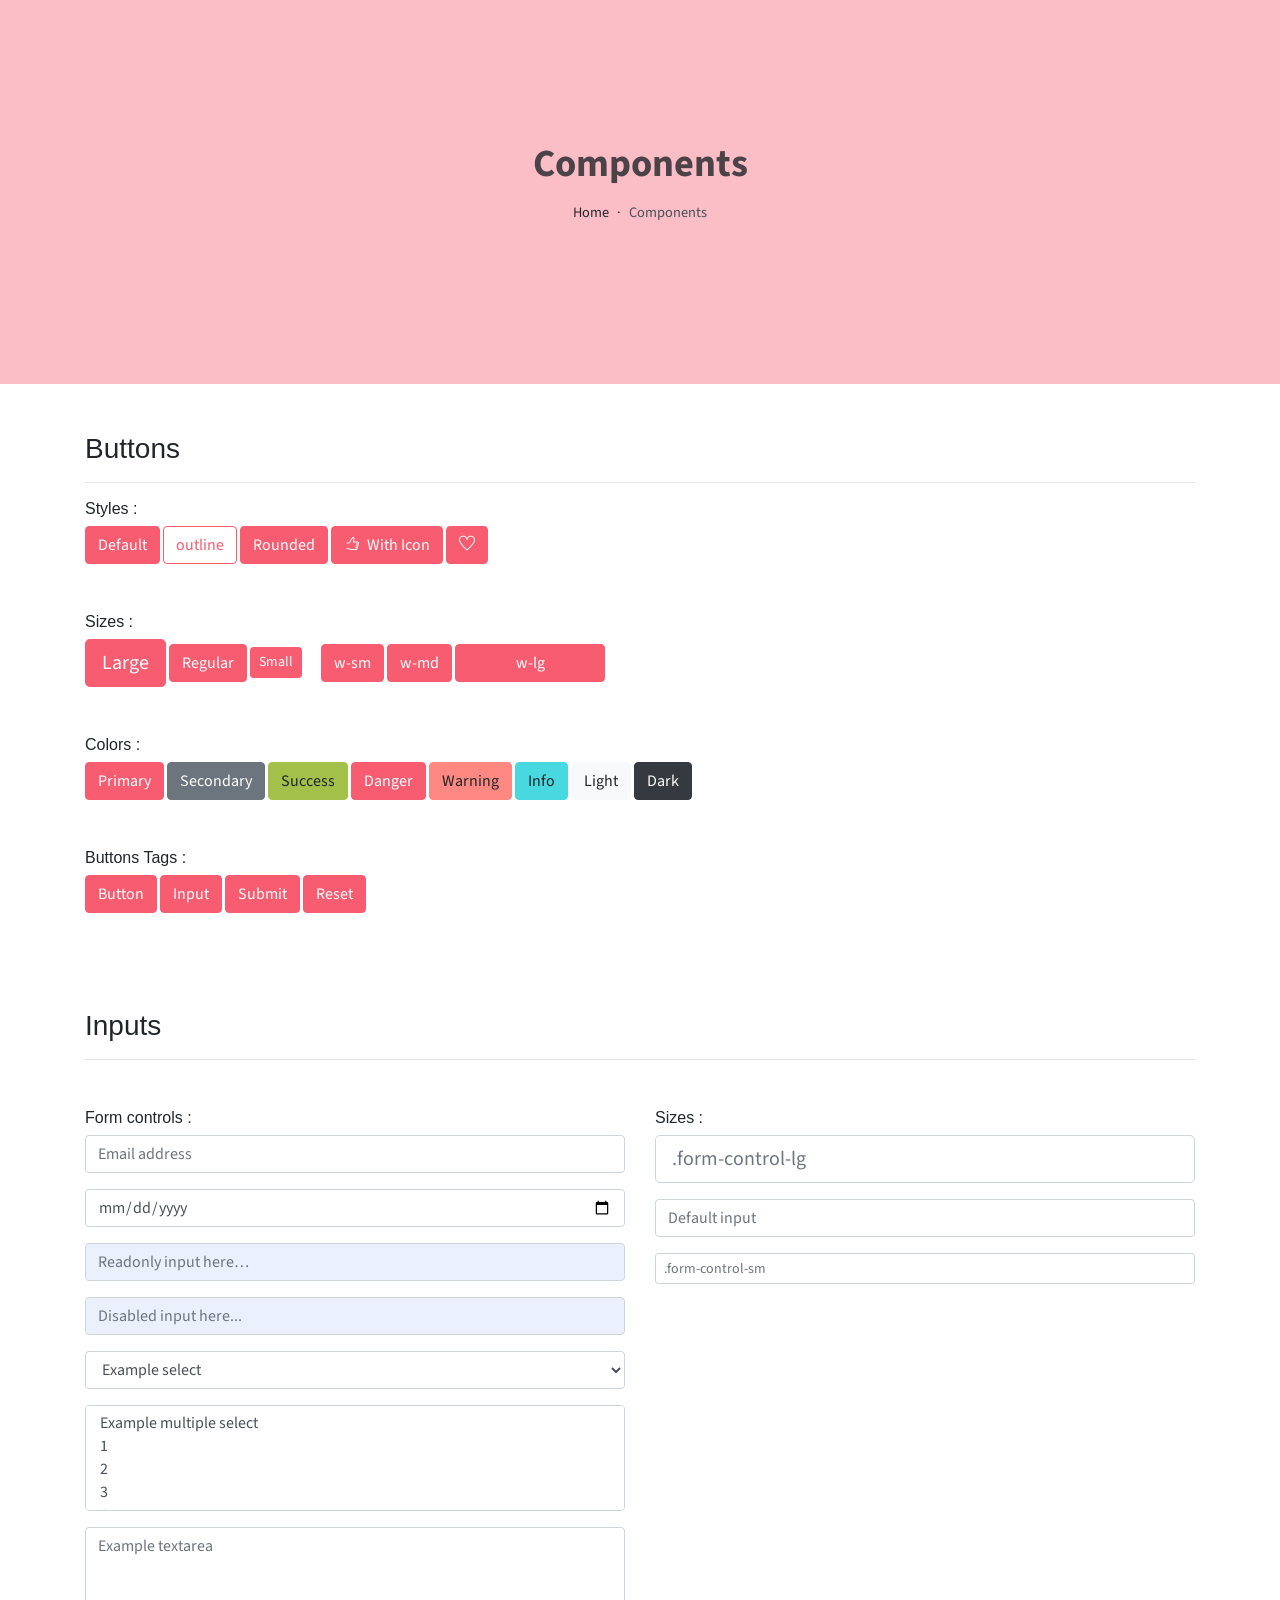
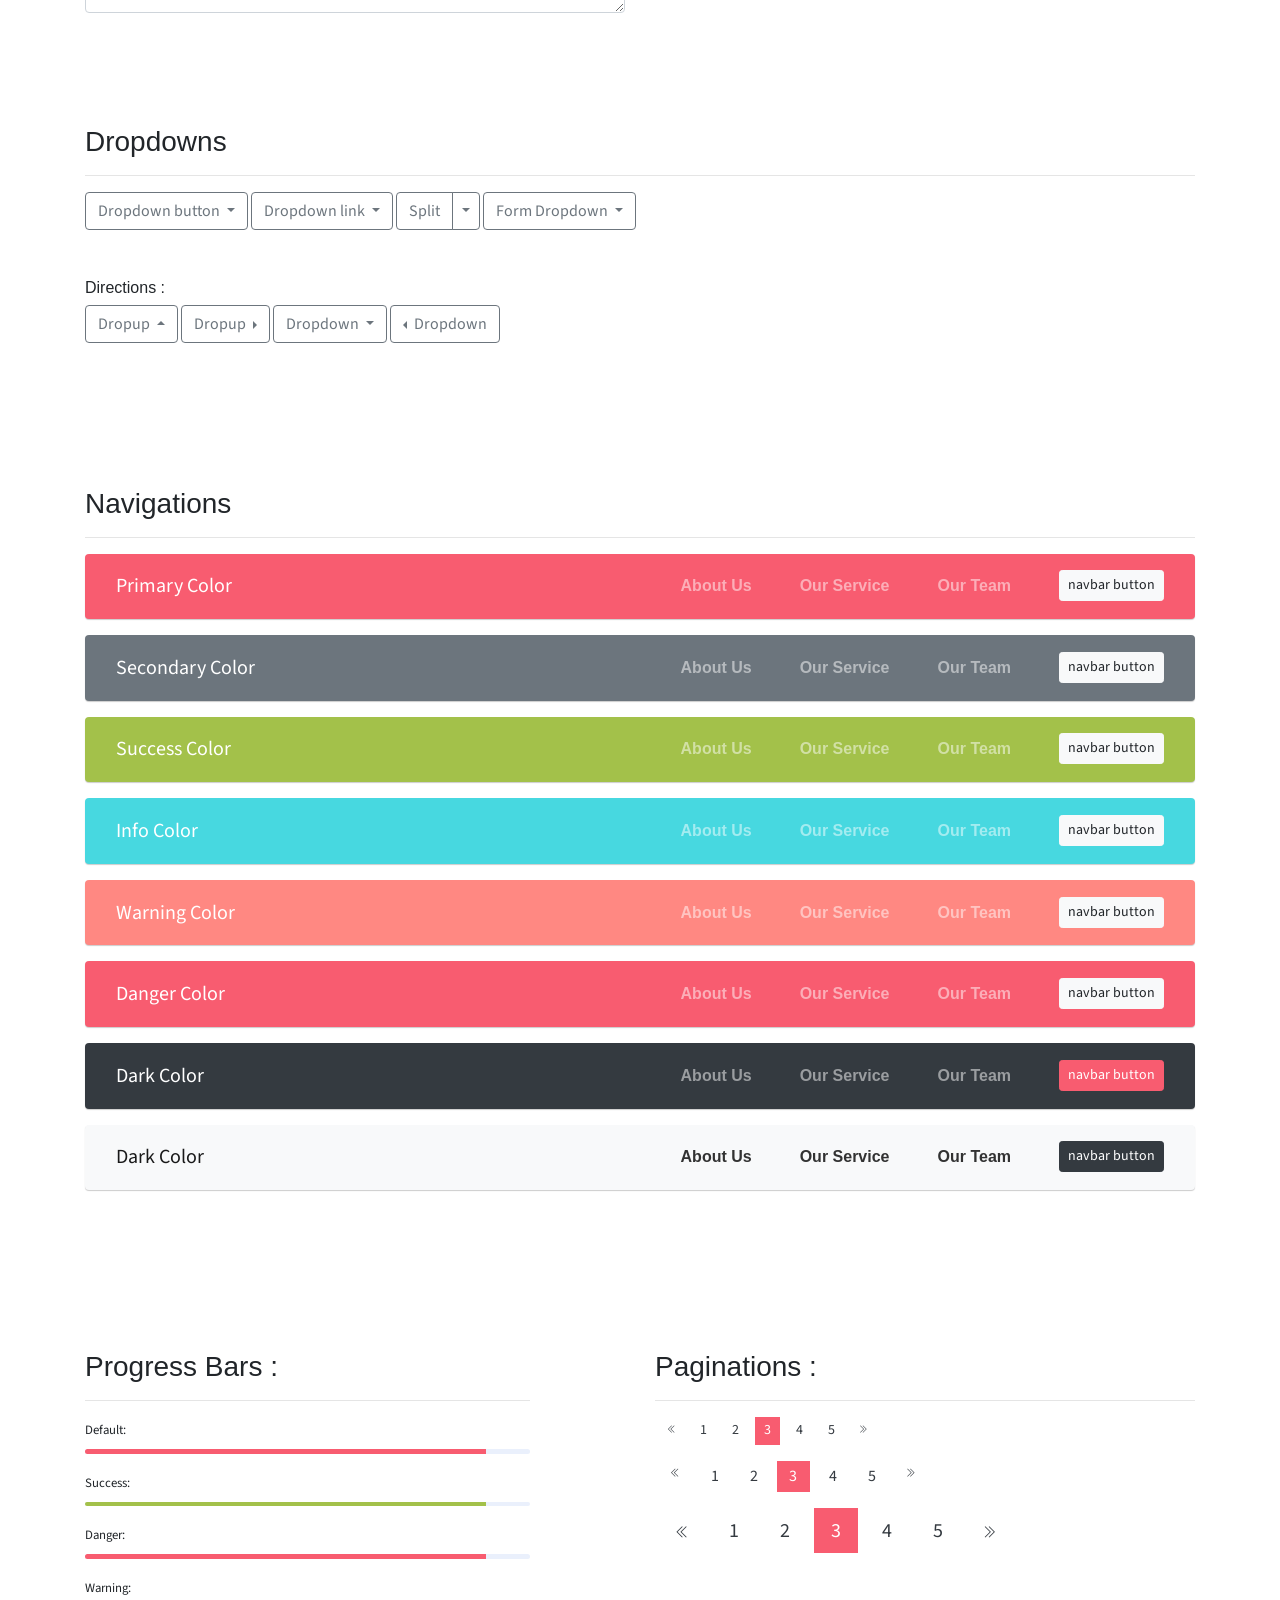
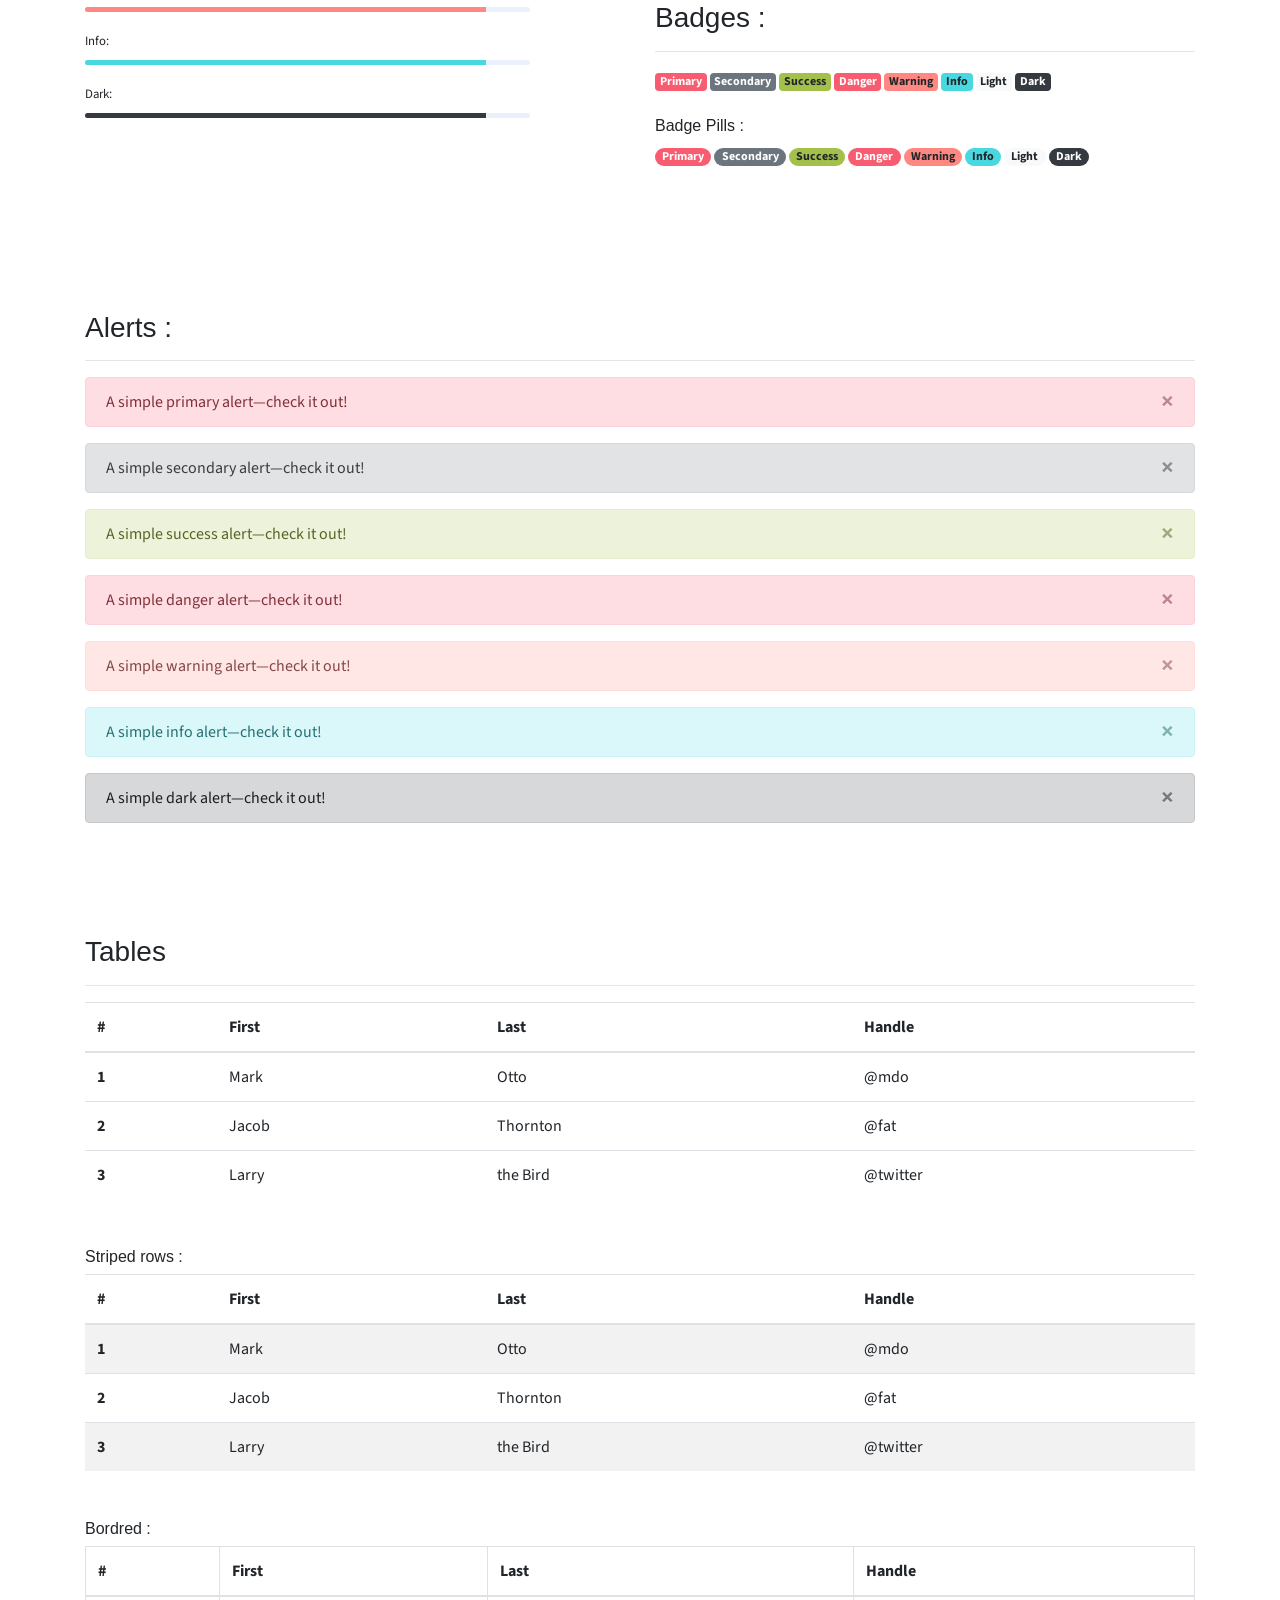
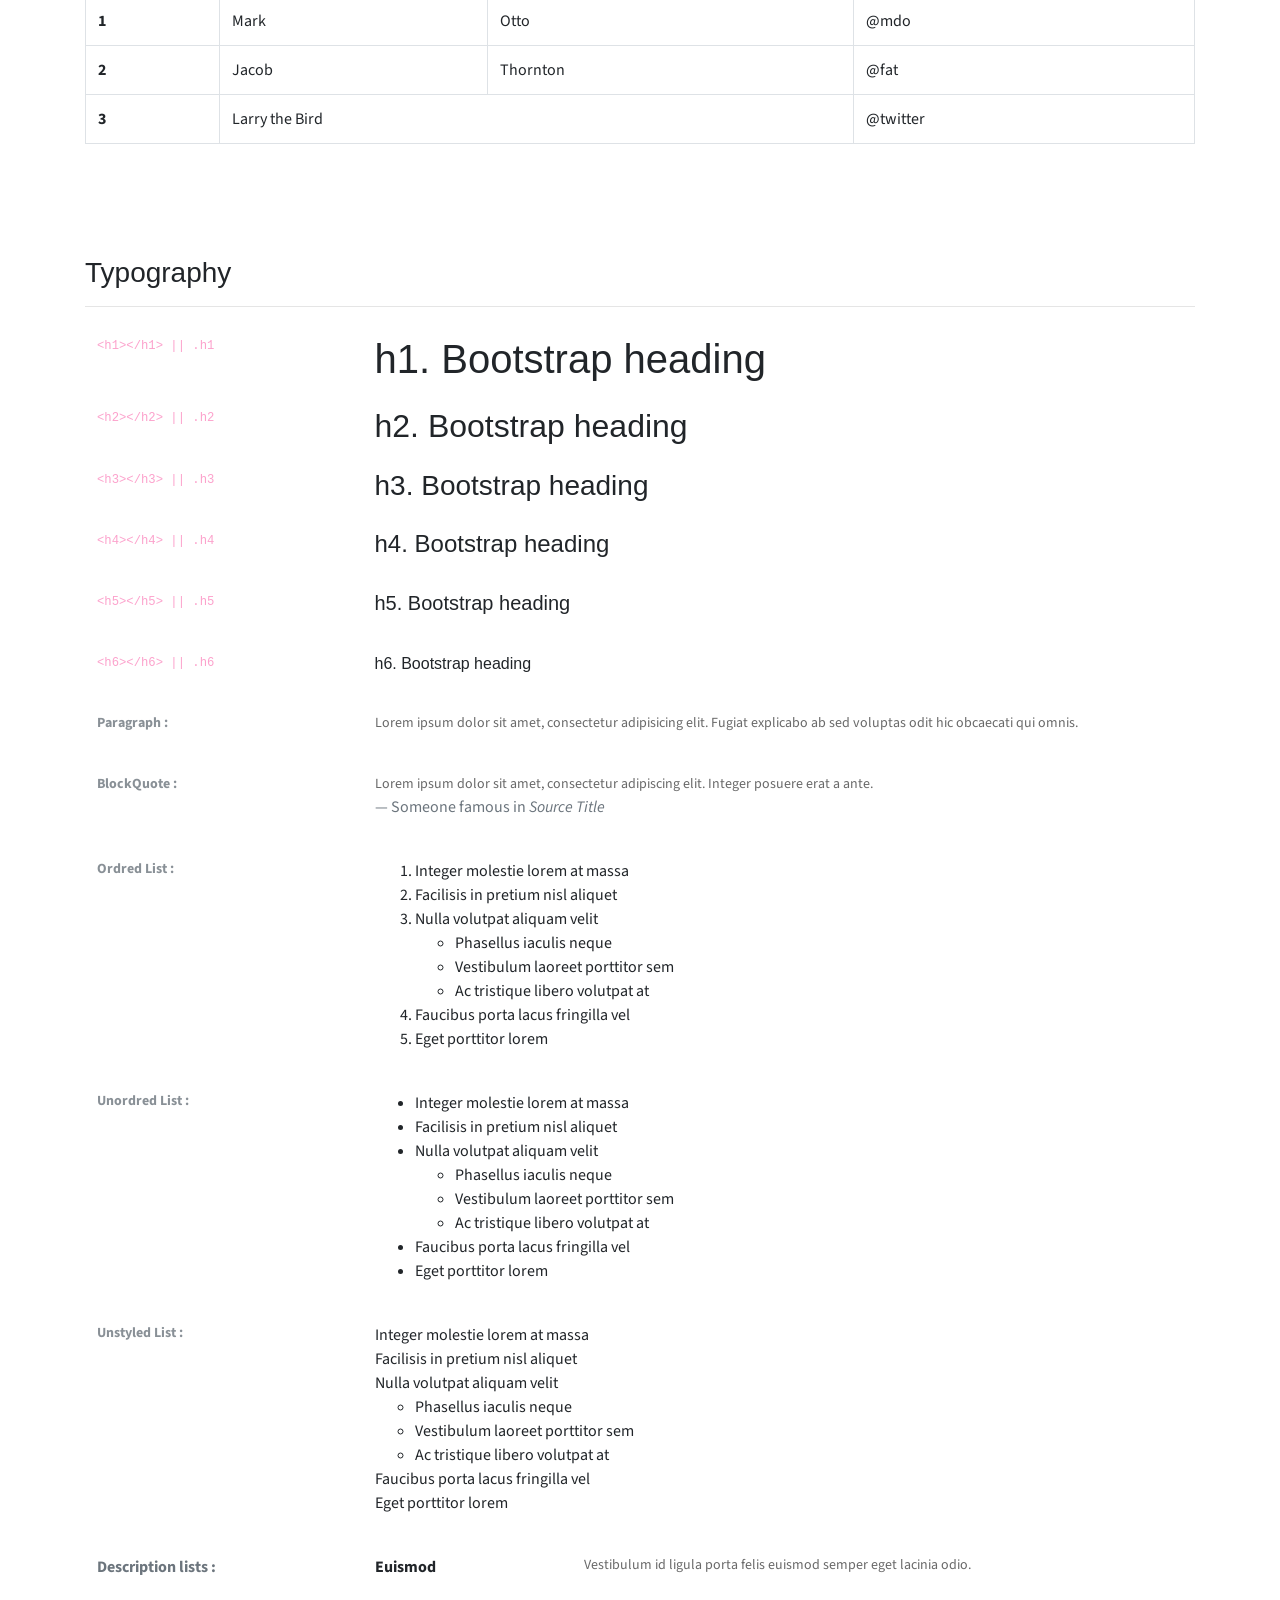
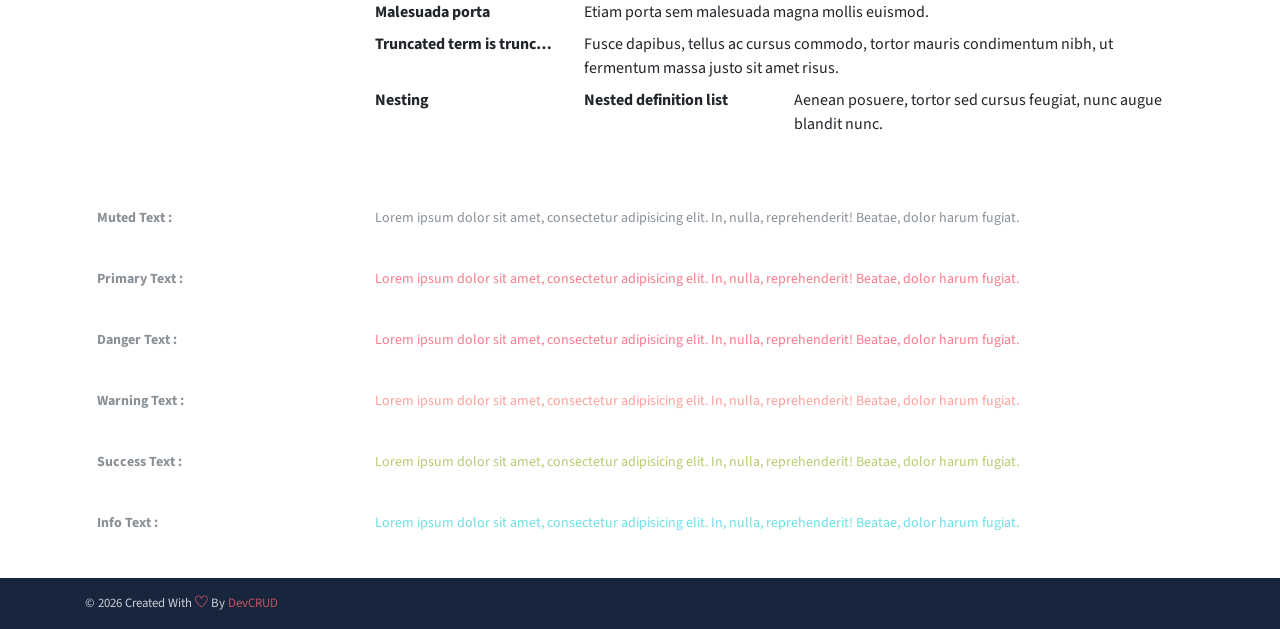
<file: components.html>
<!DOCTYPE html>
<html lang="en">
<head>
   <meta charset="utf-8">
   <meta name="viewport" content="width=device-width, initial-scale=1, shrink-to-fit=no">
   <meta name="description" content="Start your development with JohnDoe landing page.">
   <meta name="author" content="Devcrud">
   <title>JohnDoe Landing page | Components</title>
   <link rel="icon" href="assets/imgs/favicon.png" type="image/png">
   <!-- font icons -->
   <link rel="stylesheet" href="assets/vendors/themify-icons/css/themify-icons.css">
   <!-- Bootstrap + Steller  -->
   <link rel="stylesheet" href="assets/css/johndoe.css">
</head>
<body>

   <!-- Page Header -->
   <header class="header header-mini"> 
      <div class="header-title">Components</div> 
      <nav aria-label="breadcrumb">
         <ol class="breadcrumb">
            <li class="breadcrumb-item"><a href="/">Home</a></li>
            <li class="breadcrumb-item active" aria-current="page">Components</li>
         </ol>
      </nav>
   </header> <!-- End Of Page Header -->

   <!-- main content -->
   <div class="container">

      <!-- Buttons -->
      <h3 class="mt-5">Buttons</h3>
      <hr>
      <h6 class="section-secondary-title">Styles :</h6>
      <button class="btn btn-primary">Default</button>
      <button class="btn btn-outline-primary">outline</button>
      <button class="btn btn-primary rounded">Rounded</button>
      <button class="btn btn-primary rounded"><i class="ti-thumb-up pr-1"></i> With Icon</button>
      <button class="btn btn-primary circle"><i class="ti-heart"></i></button>

      <h6 class="section-secondary-title mt-5">Sizes :</h6>
      <button class="btn btn-primary btn-lg">Large</button>
      <button class="btn btn-primary ">Regular</button>
      <button class="btn btn-primary btn-sm">Small</button>
      <button class="btn btn-primary w-sm ml-3">w-sm</button>
      <button class="btn btn-primary w-md">w-md</button>
      <button class="btn btn-primary w-lg">w-lg</button>

      <h6 class="section-secondary-title mt-5">Colors :</h6>          
      <button type="button" class="btn btn-primary">Primary</button>
      <button type="button" class="btn btn-secondary">Secondary</button>
      <button type="button" class="btn btn-success">Success</button>
      <button type="button" class="btn btn-danger">Danger</button>
      <button type="button" class="btn btn-warning">Warning</button>
      <button type="button" class="btn btn-info">Info</button>
      <button type="button" class="btn btn-light">Light</button>
      <button type="button" class="btn btn-dark">Dark</button>

      <h6 class="section-secondary-title mt-5">Buttons Tags :</h6>
      <button class="btn btn-primary" type="submit">Button</button>
      <input class="btn btn-primary" type="button" value="Input">
      <input class="btn btn-primary" type="submit" value="Submit">
      <input class="btn btn-primary" type="reset" value="Reset">
      
      <!-- devider -->
      <div class="py-5"></div>

      <!-- Inputs -->
      <h3>Inputs</h3>
      <hr>
      <div class="row mt-5">
         <div class="col-md-6">
            <h6 class="section-secondary-title">Form controls :</h6>        
            <div class="form-group">
               <input type="email" class="form-control" id="exampleFormControlInput1" placeholder="Email address">
            </div>
            <div class="form-group">
               <input type="date" class="form-control" id="exampleFormControlInput1" placeholder="Date">
            </div>
            <div class="form-group">
               <input class="form-control" type="text" placeholder="Readonly input here…" readonly>
            </div>
            <div class="form-group">
               <input class="form-control" id="disabledInput" type="text" placeholder="Disabled input here..." disabled>
            </div>
            <div class="form-group">
               <select class="form-control" id="exampleFormControlSelect1">
                  <option>Example select</option>
                  <option>1</option>
                  <option>2</option>
                  <option>3</option>
                  <option>4</option>
                  <option>5</option>
               </select>
            </div>
            <div class="form-group">
               <select multiple class="form-control" id="exampleFormControlSelect2">
                  <option>Example multiple select</option>
                  <option>1</option>
                  <option>2</option>
                  <option>3</option>
                  <option>4</option>
                  <option>5</option>
               </select>
            </div>
            <div class="form-group">
               <textarea class="form-control" id="exampleFormControlTextarea1" rows="3" placeholder="Example textarea"></textarea>
            </div>
         </div>
         <div class="col-md-6">
            <h6 class="section-secondary-title">Sizes :</h6>    
            <div class="form-group">
               <input class="form-control form-control-lg" type="text" placeholder=".form-control-lg">             
            </div>
            <div class="form-group">
               <input class="form-control" type="text" placeholder="Default input">
            </div>
            <div class="form-group">
               <input class="form-control form-control-sm" type="text" placeholder=".form-control-sm"> 
            </div>
         </div>
      </div> <!-- end of inputs -->   

      <!-- devider -->
      <div class="py-5"></div>             

      <!-- Dropdowns -->
      <h3 class="components-section-title font-weight-normal">Dropdowns</h3>
      <hr>
      <div class="dropdown d-inline-block">
         <button class="btn btn-outline-secondary dropdown-toggle" type="button" id="dropdownMenuButton" data-toggle="dropdown" aria-haspopup="true" aria-expanded="false">
         Dropdown button
         </button>
         <div class="dropdown-menu" aria-labelledby="dropdownMenuButton">
         <a class="dropdown-item" href="#">Action</a>
         <a class="dropdown-item" href="#">Another action</a>
         <a class="dropdown-item" href="#">Something else here</a>
         </div>
      </div>
      <div class="dropdown d-inline-block">
         <a class="btn btn-outline-secondary dropdown-toggle" href="#" role="button" id="dropdownMenuLink" data-toggle="dropdown" aria-haspopup="true" aria-expanded="false">
            Dropdown link
         </a>
         <div class="dropdown-menu" aria-labelledby="dropdownMenuLink">
            <a class="dropdown-item" href="#">Action</a>
            <a class="dropdown-item" href="#">Another action</a>
            <a class="dropdown-item" href="#">Something else here</a>
         </div>
      </div>
      <div class="btn-group">
         <button type="button" class="btn btn-outline-secondary">Split</button>
         <button type="button" class="btn btn-outline-secondary dropdown-toggle dropdown-toggle-split" data-toggle="dropdown" aria-haspopup="true" aria-expanded="false">
         <span class="sr-only">Toggle Dropdown</span>
         </button>
         <div class="dropdown-menu">
            <a class="dropdown-item" href="#">Action</a>
            <a class="dropdown-item" href="#">Another action</a>
            <a class="dropdown-item" href="#">Something else here</a>
            <div class="dropdown-divider"></div>
            <a class="dropdown-item" href="#">Separated link</a>
         </div>
      </div>
      <div class="btn-group">
         <button class="btn btn-outline-secondary dropdown-toggle" type="button" id="dropdownMenuButton" data-toggle="dropdown" aria-haspopup="true" aria-expanded="false">
            Form Dropdown
         </button>
         <div class="dropdown-menu form">
            <form class="px-4 py-3">
               <div class="form-group">
                  <input type="email" class="form-control" id="exampleDropdownFormEmail1" placeholder="email@example.com">
               </div>
               <div class="form-group">
                  <input type="password" class="form-control" id="exampleDropdownFormPassword1" placeholder="Password">
               </div>
               <div class="form-check mb-3">
                  <input type="checkbox" class="form-check-input" id="dropdownCheck">
                  <label class="form-check-label" for="dropdownCheck">
                     Remember me
                  </label>
               </div>
               <button type="submit" class="btn btn-primary btn-block">Sign in</button>
            </form>
            <div class="dropdown-divider"></div>
            <a class="dropdown-item" href="#"><small>New around here? Sign up</small></a>
            <a class="dropdown-item" href="#"><small>Forgot password?</small></a>
         </div>
      </div>       
      <h6 class="section-secondary-title mt-5">Directions :</h6>  
      <div class="btn-group dropup">
         <button type="button" class="btn btn-outline-secondary dropdown-toggle" data-toggle="dropdown" aria-haspopup="true" aria-expanded="false">
            Dropup
         </button>
         <div class="dropdown-menu">
            <a class="dropdown-item" href="#">Action</a>
            <a class="dropdown-item" href="#">Another action</a>
            <a class="dropdown-item" href="#">Something else here</a>
            <div class="dropdown-divider"></div>
            <a class="dropdown-item" href="#">Separated link</a>
         </div>
      </div>
      <div class="btn-group dropright">
         <button type="button" class="btn btn-outline-secondary dropdown-toggle" data-toggle="dropdown" aria-haspopup="true" aria-expanded="false">
            Dropup
         </button>
         <div class="dropdown-menu">
            <a class="dropdown-item" href="#">Action</a>
            <a class="dropdown-item" href="#">Another action</a>
            <a class="dropdown-item" href="#">Something else here</a>
            <div class="dropdown-divider"></div>
            <a class="dropdown-item" href="#">Separated link</a>
         </div>
      </div>
      <div class="btn-group">
         <button type="button" class="btn btn-outline-secondary dropdown-toggle" data-toggle="dropdown" aria-haspopup="true" aria-expanded="false">
            Dropdown
         </button>
         <div class="dropdown-menu">
            <a class="dropdown-item" href="#">Action</a>
            <a class="dropdown-item" href="#">Another action</a>
            <a class="dropdown-item" href="#">Something else here</a>
            <div class="dropdown-divider"></div>
            <a class="dropdown-item" href="#">Separated link</a>
         </div>
      </div>
      <div class="btn-group dropleft">
         <button type="button" class="btn btn-outline-secondary dropdown-toggle" data-toggle="dropdown" aria-haspopup="true" aria-expanded="false">
            Dropdown
         </button>
         <div class="dropdown-menu">
            <a class="dropdown-item" href="#">Action</a>
            <a class="dropdown-item" href="#">Another action</a>
            <a class="dropdown-item" href="#">Something else here</a>
            <div class="dropdown-divider"></div>
            <a class="dropdown-item" href="#">Separated link</a>
         </div>
      </div> <!-- end of Dropdowns -->  

      <!-- devider -->
      <div class="py-5"></div>   

      <!-- navbars -->
      <h3 class="components-section-title font-weight-normal mt-5">Navigations</h3>
      <hr>
      <nav class="navbar navbar-expand-sm navbar-dark bg-primary rounded shadow mb-3">
         <div class="container">
            <a class="navbar-brand" href="#">Primary Color</a>
            <button class="navbar-toggler ml-auto" type="button" data-toggle="collapse" data-target="#navbarSupportedContent" aria-controls="navbarSupportedContent" aria-expanded="false" aria-label="Toggle navigation">
            <span class="navbar-toggler-icon"></span>
            </button>
            <div class="collapse navbar-collapse" id="navbarSupportedContent">
               <ul class="navbar-nav ml-auto"> 
                  <li class="nav-item">
                     <a class="nav-link" href="#about">About Us</a>
                  </li>
                  <li class="nav-item">
                     <a class="nav-link" href="#service">Our Service</a>
                  </li>
                  <li class="nav-item">
                     <a class="nav-link" href="#team">Our Team</a>
                  </li>
                  <li class="nav-item">
                     <a href="#book-table" class="ml-4 mt-1 btn btn-light btn-sm">navbar button</a>
                  </li>
               </ul>                       
            </div>
         </div>
      </nav>
      <nav class="navbar navbar-expand-sm navbar-dark bg-secondary rounded shadow mb-3">
         <div class="container">
            <a class="navbar-brand" href="#">Secondary Color</a>
            <button class="navbar-toggler ml-auto" type="button" data-toggle="collapse" data-target="#navbarSupportedContent" aria-controls="navbarSupportedContent" aria-expanded="false" aria-label="Toggle navigation">
            <span class="navbar-toggler-icon"></span>
            </button>
            <div class="collapse navbar-collapse" id="navbarSupportedContent">
               <ul class="navbar-nav ml-auto"> 
                  <li class="nav-item">
                     <a class="nav-link" href="#about">About Us</a>
                  </li>
                  <li class="nav-item">
                     <a class="nav-link" href="#service">Our Service</a>
                  </li>
                  <li class="nav-item">
                     <a class="nav-link" href="#team">Our Team</a>
                  </li>
                  <li class="nav-item">
                     <a href="#book-table" class="ml-4 mt-1 btn btn-light btn-sm">navbar button</a>
                  </li>
               </ul>                       
            </div>
         </div>
      </nav>
      <nav class="navbar navbar-expand-sm navbar-dark bg-success rounded shadow mb-3">
         <div class="container">
            <a class="navbar-brand" href="#">Success Color</a>
            <button class="navbar-toggler ml-auto" type="button" data-toggle="collapse" data-target="#navbarSupportedContent" aria-controls="navbarSupportedContent" aria-expanded="false" aria-label="Toggle navigation">
            <span class="navbar-toggler-icon"></span>
            </button>
            <div class="collapse navbar-collapse" id="navbarSupportedContent">
               <ul class="navbar-nav ml-auto"> 
                  <li class="nav-item">
                     <a class="nav-link" href="#about">About Us</a>
                  </li>
                  <li class="nav-item">
                     <a class="nav-link" href="#service">Our Service</a>
                  </li>
                  <li class="nav-item">
                     <a class="nav-link" href="#team">Our Team</a>
                  </li>
                  <li class="nav-item">
                     <a href="#book-table" class="ml-4 mt-1 btn btn-light btn-sm">navbar button</a>
                  </li>
               </ul>                       
            </div>
         </div>
      </nav>
      <nav class="navbar navbar-expand-sm navbar-dark bg-info rounded shadow mb-3">
         <div class="container">
            <a class="navbar-brand" href="#">Info Color</a>
            <button class="navbar-toggler ml-auto" type="button" data-toggle="collapse" data-target="#navbarSupportedContent" aria-controls="navbarSupportedContent" aria-expanded="false" aria-label="Toggle navigation">
            <span class="navbar-toggler-icon"></span>
            </button>
            <div class="collapse navbar-collapse" id="navbarSupportedContent">
               <ul class="navbar-nav ml-auto"> 
                  <li class="nav-item">
                     <a class="nav-link" href="#about">About Us</a>
                  </li>
                  <li class="nav-item">
                     <a class="nav-link" href="#service">Our Service</a>
                  </li>
                  <li class="nav-item">
                     <a class="nav-link" href="#team">Our Team</a>
                  </li>
                  <li class="nav-item">
                     <a href="#book-table" class="ml-4 mt-1 btn btn-light btn-sm">navbar button</a>
                  </li>
               </ul>                       
            </div>
         </div>
      </nav>
      <nav class="navbar navbar-expand-sm navbar-dark bg-warning rounded shadow mb-3">
         <div class="container">
            <a class="navbar-brand" href="#">Warning Color</a>
            <button class="navbar-toggler ml-auto" type="button" data-toggle="collapse" data-target="#navbarSupportedContent" aria-controls="navbarSupportedContent" aria-expanded="false" aria-label="Toggle navigation">
            <span class="navbar-toggler-icon"></span>
            </button>
            <div class="collapse navbar-collapse" id="navbarSupportedContent">
               <ul class="navbar-nav ml-auto"> 
                  <li class="nav-item">
                     <a class="nav-link" href="#about">About Us</a>
                  </li>
                  <li class="nav-item">
                     <a class="nav-link" href="#service">Our Service</a>
                  </li>
                  <li class="nav-item">
                     <a class="nav-link" href="#team">Our Team</a>
                  </li>
                  <li class="nav-item">
                     <a href="#book-table" class="ml-4 mt-1 btn btn-light btn-sm">navbar button</a>
                  </li>
               </ul>                       
            </div>
         </div>
      </nav>
      <nav class="navbar navbar-expand-sm navbar-dark bg-danger rounded shadow mb-3">
         <div class="container">
            <a class="navbar-brand" href="#">Danger Color</a>
            <button class="navbar-toggler ml-auto" type="button" data-toggle="collapse" data-target="#navbarSupportedContent" aria-controls="navbarSupportedContent" aria-expanded="false" aria-label="Toggle navigation">
            <span class="navbar-toggler-icon"></span>
            </button>
            <div class="collapse navbar-collapse" id="navbarSupportedContent">
               <ul class="navbar-nav ml-auto"> 
                  <li class="nav-item">
                     <a class="nav-link" href="#about">About Us</a>
                  </li>
                  <li class="nav-item">
                     <a class="nav-link" href="#service">Our Service</a>
                  </li>
                  <li class="nav-item">
                     <a class="nav-link" href="#team">Our Team</a>
                  </li>
                  <li class="nav-item">
                     <a href="#book-table" class="ml-4 mt-1 btn btn-light btn-sm">navbar button</a>
                  </li>
               </ul>                       
            </div>
         </div>
      </nav>
      <nav class="navbar navbar-expand-sm navbar-dark bg-dark rounded shadow mb-3">
         <div class="container">
            <a class="navbar-brand" href="#">Dark Color</a>
            <button class="navbar-toggler ml-auto" type="button" data-toggle="collapse" data-target="#navbarSupportedContent" aria-controls="navbarSupportedContent" aria-expanded="false" aria-label="Toggle navigation">
            <span class="navbar-toggler-icon"></span>
            </button>
            <div class="collapse navbar-collapse" id="navbarSupportedContent">
               <ul class="navbar-nav ml-auto"> 
                  <li class="nav-item">
                     <a class="nav-link" href="#about">About Us</a>
                  </li>
                  <li class="nav-item">
                     <a class="nav-link" href="#service">Our Service</a>
                  </li>
                  <li class="nav-item">
                     <a class="nav-link" href="#team">Our Team</a>
                  </li>
                  <li class="nav-item">
                     <a href="#book-table" class="ml-4 mt-1 btn btn-primary btn-sm">navbar button</a>
                  </li>
               </ul>                       
            </div>
         </div>
      </nav>
      <nav class="navbar navbar-expand-sm navbar-light bg-light rounded shadow mb-3">
         <div class="container">
            <a class="navbar-brand" href="#">Dark Color</a>
            <button class="navbar-toggler ml-auto" type="button" data-toggle="collapse" data-target="#navbarSupportedContent" aria-controls="navbarSupportedContent" aria-expanded="false" aria-label="Toggle navigation">
            <span class="navbar-toggler-icon"></span>
            </button>
            <div class="collapse navbar-collapse" id="navbarSupportedContent">
               <ul class="navbar-nav ml-auto"> 
                  <li class="nav-item">
                     <a class="nav-link" href="#about">About Us</a>
                  </li>
                  <li class="nav-item">
                     <a class="nav-link" href="#service">Our Service</a>
                  </li>
                  <li class="nav-item">
                     <a class="nav-link" href="#team">Our Team</a>
                  </li>
                  <li class="nav-item">
                     <a href="#book-table" class="ml-4 mt-1 btn btn-dark btn-sm">navbar button</a>
                  </li>
               </ul>                       
            </div>
         </div>
      </nav>
      <!-- End of navbars -->

      <!-- devider -->
      <div class="py-5"></div>   
      
      <!-- progress bars -->
      <div class="row justify-content-between">
         <div class="col-md-5">
            <h3 class="components-section-title font-weight-normal mt-5">Progress Bars :</h3>
            <hr>
            <small>Default: </small>
            <div class="progress mt-2 mb-3">
               <div class="progress-bar" role="progressbar" style="width: 90%" aria-valuenow="25" aria-valuemin="0" aria-valuemax="100"></div>
            </div>
            <small>Success:</small>
            <div class="progress mt-2 mb-3">
               <div class="progress-bar bg-success" role="progressbar" style="width: 90%" aria-valuenow="25" aria-valuemin="0" aria-valuemax="100"></div>
            </div>
            <small>Danger:</small>
            <div class="progress mt-2 mb-3">
               <div class="progress-bar bg-danger" role="progressbar" style="width: 90%" aria-valuenow="25" aria-valuemin="0" aria-valuemax="100"></div>
            </div>
            <small>Warning:</small>
            <div class="progress mt-2 mb-3">
               <div class="progress-bar bg-warning" role="progressbar" style="width: 90%" aria-valuenow="25" aria-valuemin="0" aria-valuemax="100"></div>
            </div>
            <small>Info:</small>
            <div class="progress mt-2 mb-3">
               <div class="progress-bar bg-info" role="progressbar" style="width: 90%" aria-valuenow="25" aria-valuemin="0" aria-valuemax="100"></div>
            </div>
            <small>Dark:</small>
            <div class="progress mt-2 mb-3">
               <div class="progress-bar bg-dark" role="progressbar" style="width: 90%" aria-valuenow="25" aria-valuemin="0" aria-valuemax="100"></div>
            </div>
         </div>
         <div class="col-md-6">
            <h3 class="components-section-title font-weight-normal mt-5">Paginations :</h3>
            <hr>
            <nav aria-label="Page navigation example">
               <ul class="pagination pagination-sm">
                  <li class="page-item"><a class="page-link" href="#"><i class="ti-angle-double-left"></i></a></li>
                  <li class="page-item"><a class="page-link" href="#">1</a></li>
                  <li class="page-item"><a class="page-link" href="#">2</a></li>
                  <li class="page-item active"><a class="page-link" href="#">3</a></li>
                  <li class="page-item"><a class="page-link" href="#">4</a></li>
                  <li class="page-item"><a class="page-link" href="#">5</a></li>
                  <li class="page-item"><a class="page-link" href="#"><i class="ti-angle-double-right"></i></a></li>
               </ul>
            </nav>
            <nav aria-label="Page navigation example">
               <ul class="pagination">
               <li class="page-item"><a class="page-link" href="#"><i class="ti-angle-double-left"></i></a></li>
                  <li class="page-item"><a class="page-link" href="#">1</a></li>
                  <li class="page-item"><a class="page-link" href="#">2</a></li>
                  <li class="page-item active"><a class="page-link" href="#">3</a></li>
                  <li class="page-item"><a class="page-link" href="#">4</a></li>
                  <li class="page-item"><a class="page-link" href="#">5</a></li>
                  <li class="page-item"><a class="page-link" href="#"><i class="ti-angle-double-right"></i></a></li>
               </ul>
            </nav>
            <nav aria-label="Page navigation example">
               <ul class="pagination pagination-lg">
                  <li class="page-item"><a class="page-link" href="#"><i class="ti-angle-double-left"></i></a></li>
                  <li class="page-item"><a class="page-link" href="#">1</a></li>
                  <li class="page-item"><a class="page-link" href="#">2</a></li>
                  <li class="page-item active"><a class="page-link" href="#">3</a></li>
                  <li class="page-item"><a class="page-link" href="#">4</a></li>
                  <li class="page-item"><a class="page-link" href="#">5</a></li>
                  <li class="page-item"><a class="page-link" href="#"><i class="ti-angle-double-right"></i></a></li>
               </ul>
            </nav>

            <!-- Badges -->
            <h3 class="components-section-title font-weight-normal mt-5">Badges :</h3>
            <hr>
            <span class="badge badge-primary">Primary</span>
            <span class="badge badge-secondary">Secondary</span>
            <span class="badge badge-success">Success</span>
            <span class="badge badge-danger">Danger</span>
            <span class="badge badge-warning">Warning</span>
            <span class="badge badge-info">Info</span>
            <span class="badge badge-light">Light</span>
            <span class="badge badge-dark">Dark</span>
            <h6 class="section-secondary-title mt-4 mb-2">Badge Pills :</h6>
            <span class="badge badge-pill badge-primary">Primary</span>
            <span class="badge badge-pill badge-secondary">Secondary</span>
            <span class="badge badge-pill badge-success">Success</span>
            <span class="badge badge-pill badge-danger">Danger</span>
            <span class="badge badge-pill badge-warning">Warning</span>
            <span class="badge badge-pill badge-info">Info</span>
            <span class="badge badge-pill badge-light">Light</span>
            <span class="badge badge-pill badge-dark">Dark</span>
         </div>
      </div> <!-- End of Progress bars -->

      <!-- devider -->
      <div class="py-5"></div>  

      <!-- Alerts -->
      <h3 class="components-section-title font-weight-normal mt-5">Alerts :</h3>
      <hr>
      <div class="alert alert-primary alert-dismissible fade show" role="alert">
         A simple primary alert—check it out!
         <button type="button" class="close" data-dismiss="alert" aria-label="Close">
            <span aria-hidden="true">&times;</span>
         </button>
      </div>
      <div class="alert alert-secondary alert-dismissible fade show" role="alert">
         A simple secondary alert—check it out!
         <button type="button" class="close" data-dismiss="alert" aria-label="Close">
            <span aria-hidden="true">&times;</span>
         </button>
      </div>
      <div class="alert alert-success alert-dismissible fade show" role="alert">
         A simple success alert—check it out!
         <button type="button" class="close" data-dismiss="alert" aria-label="Close">
            <span aria-hidden="true">&times;</span>
         </button>
      </div>
      <div class="alert alert-danger alert-dismissible fade show" role="alert">
         A simple danger alert—check it out!
         <button type="button" class="close" data-dismiss="alert" aria-label="Close">
            <span aria-hidden="true">&times;</span>
         </button>
      </div>
      <div class="alert alert-warning alert-dismissible fade show" role="alert">
         A simple warning alert—check it out!
         <button type="button" class="close" data-dismiss="alert" aria-label="Close">
            <span aria-hidden="true">&times;</span>
         </button>
      </div>
      <div class="alert alert-info alert-dismissible fade show" role="alert">
         A simple info alert—check it out!
         <button type="button" class="close" data-dismiss="alert" aria-label="Close">
            <span aria-hidden="true">&times;</span>
         </button>
      </div>
      <div class="alert alert-dark alert-dismissible fade show" role="alert">
         A simple dark alert—check it out!
         <button type="button" class="close" data-dismiss="alert" aria-label="Close">
            <span aria-hidden="true">&times;</span>
         </button>
      </div>
      <!-- end of alerts -->

      <!-- devider -->
      <div class="py-5"></div> 
   
      <!-- tables -->
      <h3 class="components-section-title">Tables</h3>
      <hr>
      <table class="table">
         <thead>
            <tr>
               <th scope="col">#</th>
               <th scope="col">First</th>
               <th scope="col">Last</th>
               <th scope="col">Handle</th>
            </tr>
         </thead>
         <tbody>
            <tr>
               <th scope="row">1</th>
               <td>Mark</td>
               <td>Otto</td>
               <td>@mdo</td>
            </tr>
            <tr>
               <th scope="row">2</th>
               <td>Jacob</td>
               <td>Thornton</td>
               <td>@fat</td>
            </tr>
            <tr>
               <th scope="row">3</th>
               <td>Larry</td>
               <td>the Bird</td>
               <td>@twitter</td>
            </tr>
         </tbody>
      </table>

      <h6 class="section-secondary-title mt-5">Striped rows :</h6>
      <table class="table table-striped">
         <thead>
            <tr>
               <th scope="col">#</th>
               <th scope="col">First</th>
               <th scope="col">Last</th>
               <th scope="col">Handle</th>
            </tr>
         </thead>
         <tbody>
            <tr>
               <th scope="row">1</th>
               <td>Mark</td>
               <td>Otto</td>
               <td>@mdo</td>
            </tr>
            <tr>
               <th scope="row">2</th>
               <td>Jacob</td>
               <td>Thornton</td>
               <td>@fat</td>
            </tr>
            <tr>
               <th scope="row">3</th>
               <td>Larry</td>
               <td>the Bird</td>
               <td>@twitter</td>
            </tr>
         </tbody>
      </table>

      <h6 class="section-secondary-title mt-5">Bordred :</h6>
      <table class="table table-bordered">
         <thead>
            <tr>
               <th scope="col">#</th>
               <th scope="col">First</th>
               <th scope="col">Last</th>
               <th scope="col">Handle</th>
            </tr>
         </thead>
         <tbody>
            <tr>
               <th scope="row">1</th>
               <td>Mark</td>
               <td>Otto</td>
               <td>@mdo</td>
            </tr>
            <tr>
               <th scope="row">2</th>
               <td>Jacob</td>
               <td>Thornton</td>
               <td>@fat</td>
            </tr>
            <tr>
               <th scope="row">3</th>
               <td colspan="2">Larry the Bird</td>
               <td>@twitter</td>
            </tr>
         </tbody>
      </table>
      <!-- end of tables -->

      <!-- devider -->
      <div class="py-5"></div> 

      <!-- typography -->
      <h3 class="components-section-title">Typography</h3>
      <hr>
     
      <table class="table table-borderless v-align-center">
         <tbody>
            <tr>
               <td>
                  <p><code class="highlighter-rouge">&lt;h1&gt;&lt;/h1&gt; || .h1</code></p>
               </td>
               <td class="w-75"><span class="h1">h1. Bootstrap heading</span></td>
            </tr>
            <tr>
               <td>
                  <p><code class="highlighter-rouge">&lt;h2&gt;&lt;/h2&gt; || .h2</code></p>
               </td>
               <td><span class="h2">h2. Bootstrap heading</span></td>
            </tr>
            <tr>
               <td>
                  <p><code class="highlighter-rouge">&lt;h3&gt;&lt;/h3&gt; || .h3</code></p>
               </td>
               <td><span class="h3">h3. Bootstrap heading</span></td>
            </tr>
            <tr>
               <td>
                  <p><code class="highlighter-rouge">&lt;h4&gt;&lt;/h4&gt; || .h4</code></p>
               </td>
               <td><span class="h4">h4. Bootstrap heading</span></td>
            </tr>
            <tr>
               <td>
                  <p><code class="highlighter-rouge">&lt;h5&gt;&lt;/h5&gt; || .h5</code></p>
               </td>
               <td><span class="h5">h5. Bootstrap heading</span></td>
            </tr>
            <tr>
               <td>
                  <p><code class="highlighter-rouge">&lt;h6&gt;&lt;/h6&gt; || .h6</code></p>
               </td>
               <td><span class="h6">h6. Bootstrap heading</span></td>
            </tr>
            <tr>
               <td>
                  <p class="font-weight-bold text-muted">Paragraph :</p>
               </td>
               <td><p>Lorem ipsum dolor sit amet, consectetur adipisicing elit. Fugiat explicabo ab sed voluptas odit hic obcaecati qui omnis.</p></td>
            </tr>
            <tr>
               <td>
                  <p class="font-weight-bold text-muted">BlockQuote :</p>
               </td>
               <td>
                  <blockquote class="blockquote">
                     <p class="mb-0">Lorem ipsum dolor sit amet, consectetur adipiscing elit. Integer posuere erat a ante.</p>
                     <footer class="blockquote-footer">Someone famous in <cite title="Source Title">Source Title</cite></footer>
                  </blockquote>
               </td>
            </tr>

            
            <tr>
               <td><p class="font-weight-bold text-muted">Ordred List :</p></td>
               <td>
                  <ol>
                     <li>Integer molestie lorem at massa</li>
                     <li>Facilisis in pretium nisl aliquet</li>
                     <li>Nulla volutpat aliquam velit
                        <ul>
                           <li>Phasellus iaculis neque</li>
                           <li>Vestibulum laoreet porttitor sem</li>
                           <li>Ac tristique libero volutpat at</li>
                        </ul>
                     </li>
                     <li>Faucibus porta lacus fringilla vel</li>
                     <li>Eget porttitor lorem</li>
                  </ol>
               </td>
            </tr>
            <tr>
               <td><p class="font-weight-bold text-muted">Unordred List :</p></td>
               <td>
                  <ul >
                     <li>Integer molestie lorem at massa</li>
                     <li>Facilisis in pretium nisl aliquet</li>
                     <li>Nulla volutpat aliquam velit
                        <ul>
                           <li>Phasellus iaculis neque</li>
                           <li>Vestibulum laoreet porttitor sem</li>
                           <li>Ac tristique libero volutpat at</li>
                        </ul>
                     </li>
                     <li>Faucibus porta lacus fringilla vel</li>
                     <li>Eget porttitor lorem</li>
                  </ul>
               </td>
            </tr>
            <tr>
               <td><p class="font-weight-bold text-muted">Unstyled List :</p></td>
               <td>
                  <ul class="list-unstyled">
                     <li>Integer molestie lorem at massa</li>
                     <li>Facilisis in pretium nisl aliquet</li>
                     <li>Nulla volutpat aliquam velit
                        <ul>
                           <li>Phasellus iaculis neque</li>
                           <li>Vestibulum laoreet porttitor sem</li>
                           <li>Ac tristique libero volutpat at</li>
                        </ul>
                     </li>
                     <li>Faucibus porta lacus fringilla vel</li>
                     <li>Eget porttitor lorem</li>
                  </ul>
               </td>
            </tr>
            <tr>
               <td class="font-weight-bold text-muted">Description lists : </td>
               <td>
                  <dl class="row">
                     <dt class="col-sm-3">Euismod</dt>
                     <dd class="col-sm-9">
                        <p>Vestibulum id ligula porta felis euismod semper eget lacinia odio.</p>
                     </dd>

                     <dt class="col-sm-3">Malesuada porta</dt>
                     <dd class="col-sm-9">Etiam porta sem malesuada magna mollis euismod.</dd>

                     <dt class="col-sm-3 text-truncate">Truncated term is truncated</dt>
                     <dd class="col-sm-9">Fusce dapibus, tellus ac cursus commodo, tortor mauris condimentum nibh, ut fermentum massa justo sit amet risus.</dd>

                     <dt class="col-sm-3">Nesting</dt>
                     <dd class="col-sm-9">
                        <dl class="row">
                           <dt class="col-sm-4">Nested definition list</dt>
                           <dd class="col-sm-8">Aenean posuere, tortor sed cursus feugiat, nunc augue blandit nunc.</dd>
                        </dl>
                     </dd>
                  </dl>
               </td>
            </tr>
            <tr>
               <td>
                  <p class="font-weight-bold text-muted">Muted Text :</p>
               </td>
               <td>
                  <p class="text-muted">Lorem ipsum dolor sit amet, consectetur adipisicing elit. In, nulla, reprehenderit! Beatae, dolor harum fugiat.</p>
               </td>
            </tr>
            <tr>
               <td>
                  <p class="font-weight-bold text-muted">Primary Text :</p>
               </td>
               <td>
                  <p class="text-primary">Lorem ipsum dolor sit amet, consectetur adipisicing elit. In, nulla, reprehenderit! Beatae, dolor harum fugiat.</p>
               </td>
            </tr>
            <tr>
               <td>
                  <p class="font-weight-bold text-muted">Danger Text :</p>
               </td>
               <td>
                  <p class="text-danger">Lorem ipsum dolor sit amet, consectetur adipisicing elit. In, nulla, reprehenderit! Beatae, dolor harum fugiat.</p>
               </td>
            </tr>
            <tr>
               <td>
                  <p class="font-weight-bold text-muted">Warning Text :</p>
               </td>
               <td>
                  <p class="text-warning">Lorem ipsum dolor sit amet, consectetur adipisicing elit. In, nulla, reprehenderit! Beatae, dolor harum fugiat.</p>
               </td>
            </tr>
            <tr>
               <td>
                  <p class="font-weight-bold text-muted">Success Text :</p>
               </td>
               <td>
                  <p class="text-success">Lorem ipsum dolor sit amet, consectetur adipisicing elit. In, nulla, reprehenderit! Beatae, dolor harum fugiat.</p>
               </td>
            </tr>
            <tr>
               <td>
                  <p class="font-weight-bold text-muted">Info Text :</p>
               </td>
               <td>
                  <p class="text-info">Lorem ipsum dolor sit amet, consectetur adipisicing elit. In, nulla, reprehenderit! Beatae, dolor harum fugiat.</p>
               </td>
            </tr>
         </tbody>
      </table>
   </div>
   <!-- end of typography -->

   <!-- Page Footer -->
   <footer class="footer py-3">
        <div class="container">
            <p class="small mb-0 text-light">
                &copy; <script>document.write(new Date().getFullYear())</script> Created With <i class="ti-heart text-danger"></i> By <a href="http://devcrud.com" target="_blank"><span class="text-danger" title="Bootstrap 4 Themes and Dashboards">DevCRUD</span></a> 
            </p>
        </div>
    </footer>
   <!-- End of Page Footer -->  
   
   <!-- core  -->
   <script src="assets/vendors/jquery/jquery-3.4.1.js"></script>
   <script src="assets/vendors/bootstrap/bootstrap.bundle.js"></script>

</body>
</html>
</file>
<file: assets/vendors/themify-icons/css/themify-icons.css>
@font-face {
	font-family: 'themify';
	src:url("../fonts/themify.eot?-fvbane");
	src:url("../fonts/themify.eot?#iefix-fvbane") format("embedded-opentype"),
		url("../fonts/themify.woff?-fvbane") format("woff"),
		url("../fonts/themify.ttf?-fvbane") format("truetype"),
		url("../fonts/themify.svg?-fvbane#themify") format("svg");
	font-weight: normal;
	font-style: normal;
}

[class^="ti-"], [class*=" ti-"] {
	font-family: 'themify';
	speak: none;
	font-style: normal;
	font-weight: normal;
	font-variant: normal;
	text-transform: none;
	line-height: 1;

	/* Better Font Rendering =========== */
	-webkit-font-smoothing: antialiased;
	-moz-osx-font-smoothing: grayscale;
}

.ti-wand:before {
	content: "\e600";
}
.ti-volume:before {
	content: "\e601";
}
.ti-user:before {
	content: "\e602";
}
.ti-unlock:before {
	content: "\e603";
}
.ti-unlink:before {
	content: "\e604";
}
.ti-trash:before {
	content: "\e605";
}
.ti-thought:before {
	content: "\e606";
}
.ti-target:before {
	content: "\e607";
}
.ti-tag:before {
	content: "\e608";
}
.ti-tablet:before {
	content: "\e609";
}
.ti-star:before {
	content: "\e60a";
}
.ti-spray:before {
	content: "\e60b";
}
.ti-signal:before {
	content: "\e60c";
}
.ti-shopping-cart:before {
	content: "\e60d";
}
.ti-shopping-cart-full:before {
	content: "\e60e";
}
.ti-settings:before {
	content: "\e60f";
}
.ti-search:before {
	content: "\e610";
}
.ti-zoom-in:before {
	content: "\e611";
}
.ti-zoom-out:before {
	content: "\e612";
}
.ti-cut:before {
	content: "\e613";
}
.ti-ruler:before {
	content: "\e614";
}
.ti-ruler-pencil:before {
	content: "\e615";
}
.ti-ruler-alt:before {
	content: "\e616";
}
.ti-bookmark:before {
	content: "\e617";
}
.ti-bookmark-alt:before {
	content: "\e618";
}
.ti-reload:before {
	content: "\e619";
}
.ti-plus:before {
	content: "\e61a";
}
.ti-pin:before {
	content: "\e61b";
}
.ti-pencil:before {
	content: "\e61c";
}
.ti-pencil-alt:before {
	content: "\e61d";
}
.ti-paint-roller:before {
	content: "\e61e";
}
.ti-paint-bucket:before {
	content: "\e61f";
}
.ti-na:before {
	content: "\e620";
}
.ti-mobile:before {
	content: "\e621";
}
.ti-minus:before {
	content: "\e622";
}
.ti-medall:before {
	content: "\e623";
}
.ti-medall-alt:before {
	content: "\e624";
}
.ti-marker:before {
	content: "\e625";
}
.ti-marker-alt:before {
	content: "\e626";
}
.ti-arrow-up:before {
	content: "\e627";
}
.ti-arrow-right:before {
	content: "\e628";
}
.ti-arrow-left:before {
	content: "\e629";
}
.ti-arrow-down:before {
	content: "\e62a";
}
.ti-lock:before {
	content: "\e62b";
}
.ti-location-arrow:before {
	content: "\e62c";
}
.ti-link:before {
	content: "\e62d";
}
.ti-layout:before {
	content: "\e62e";
}
.ti-layers:before {
	content: "\e62f";
}
.ti-layers-alt:before {
	content: "\e630";
}
.ti-key:before {
	content: "\e631";
}
.ti-import:before {
	content: "\e632";
}
.ti-image:before {
	content: "\e633";
}
.ti-heart:before {
	content: "\e634";
}
.ti-heart-broken:before {
	content: "\e635";
}
.ti-hand-stop:before {
	content: "\e636";
}
.ti-hand-open:before {
	content: "\e637";
}
.ti-hand-drag:before {
	content: "\e638";
}
.ti-folder:before {
	content: "\e639";
}
.ti-flag:before {
	content: "\e63a";
}
.ti-flag-alt:before {
	content: "\e63b";
}
.ti-flag-alt-2:before {
	content: "\e63c";
}
.ti-eye:before {
	content: "\e63d";
}
.ti-export:before {
	content: "\e63e";
}
.ti-exchange-vertical:before {
	content: "\e63f";
}
.ti-desktop:before {
	content: "\e640";
}
.ti-cup:before {
	content: "\e641";
}
.ti-crown:before {
	content: "\e642";
}
.ti-comments:before {
	content: "\e643";
}
.ti-comment:before {
	content: "\e644";
}
.ti-comment-alt:before {
	content: "\e645";
}
.ti-close:before {
	content: "\e646";
}
.ti-clip:before {
	content: "\e647";
}
.ti-angle-up:before {
	content: "\e648";
}
.ti-angle-right:before {
	content: "\e649";
}
.ti-angle-left:before {
	content: "\e64a";
}
.ti-angle-down:before {
	content: "\e64b";
}
.ti-check:before {
	content: "\e64c";
}
.ti-check-box:before {
	content: "\e64d";
}
.ti-camera:before {
	content: "\e64e";
}
.ti-announcement:before {
	content: "\e64f";
}
.ti-brush:before {
	content: "\e650";
}
.ti-briefcase:before {
	content: "\e651";
}
.ti-bolt:before {
	content: "\e652";
}
.ti-bolt-alt:before {
	content: "\e653";
}
.ti-blackboard:before {
	content: "\e654";
}
.ti-bag:before {
	content: "\e655";
}
.ti-move:before {
	content: "\e656";
}
.ti-arrows-vertical:before {
	content: "\e657";
}
.ti-arrows-horizontal:before {
	content: "\e658";
}
.ti-fullscreen:before {
	content: "\e659";
}
.ti-arrow-top-right:before {
	content: "\e65a";
}
.ti-arrow-top-left:before {
	content: "\e65b";
}
.ti-arrow-circle-up:before {
	content: "\e65c";
}
.ti-arrow-circle-right:before {
	content: "\e65d";
}
.ti-arrow-circle-left:before {
	content: "\e65e";
}
.ti-arrow-circle-down:before {
	content: "\e65f";
}
.ti-angle-double-up:before {
	content: "\e660";
}
.ti-angle-double-right:before {
	content: "\e661";
}
.ti-angle-double-left:before {
	content: "\e662";
}
.ti-angle-double-down:before {
	content: "\e663";
}
.ti-zip:before {
	content: "\e664";
}
.ti-world:before {
	content: "\e665";
}
.ti-wheelchair:before {
	content: "\e666";
}
.ti-view-list:before {
	content: "\e667";
}
.ti-view-list-alt:before {
	content: "\e668";
}
.ti-view-grid:before {
	content: "\e669";
}
.ti-uppercase:before {
	content: "\e66a";
}
.ti-upload:before {
	content: "\e66b";
}
.ti-underline:before {
	content: "\e66c";
}
.ti-truck:before {
	content: "\e66d";
}
.ti-timer:before {
	content: "\e66e";
}
.ti-ticket:before {
	content: "\e66f";
}
.ti-thumb-up:before {
	content: "\e670";
}
.ti-thumb-down:before {
	content: "\e671";
}
.ti-text:before {
	content: "\e672";
}
.ti-stats-up:before {
	content: "\e673";
}
.ti-stats-down:before {
	content: "\e674";
}
.ti-split-v:before {
	content: "\e675";
}
.ti-split-h:before {
	content: "\e676";
}
.ti-smallcap:before {
	content: "\e677";
}
.ti-shine:before {
	content: "\e678";
}
.ti-shift-right:before {
	content: "\e679";
}
.ti-shift-left:before {
	content: "\e67a";
}
.ti-shield:before {
	content: "\e67b";
}
.ti-notepad:before {
	content: "\e67c";
}
.ti-server:before {
	content: "\e67d";
}
.ti-quote-right:before {
	content: "\e67e";
}
.ti-quote-left:before {
	content: "\e67f";
}
.ti-pulse:before {
	content: "\e680";
}
.ti-printer:before {
	content: "\e681";
}
.ti-power-off:before {
	content: "\e682";
}
.ti-plug:before {
	content: "\e683";
}
.ti-pie-chart:before {
	content: "\e684";
}
.ti-paragraph:before {
	content: "\e685";
}
.ti-panel:before {
	content: "\e686";
}
.ti-package:before {
	content: "\e687";
}
.ti-music:before {
	content: "\e688";
}
.ti-music-alt:before {
	content: "\e689";
}
.ti-mouse:before {
	content: "\e68a";
}
.ti-mouse-alt:before {
	content: "\e68b";
}
.ti-money:before {
	content: "\e68c";
}
.ti-microphone:before {
	content: "\e68d";
}
.ti-menu:before {
	content: "\e68e";
}
.ti-menu-alt:before {
	content: "\e68f";
}
.ti-map:before {
	content: "\e690";
}
.ti-map-alt:before {
	content: "\e691";
}
.ti-loop:before {
	content: "\e692";
}
.ti-location-pin:before {
	content: "\e693";
}
.ti-list:before {
	content: "\e694";
}
.ti-light-bulb:before {
	content: "\e695";
}
.ti-Italic:before {
	content: "\e696";
}
.ti-info:before {
	content: "\e697";
}
.ti-infinite:before {
	content: "\e698";
}
.ti-id-badge:before {
	content: "\e699";
}
.ti-hummer:before {
	content: "\e69a";
}
.ti-home:before {
	content: "\e69b";
}
.ti-help:before {
	content: "\e69c";
}
.ti-headphone:before {
	content: "\e69d";
}
.ti-harddrives:before {
	content: "\e69e";
}
.ti-harddrive:before {
	content: "\e69f";
}
.ti-gift:before {
	content: "\e6a0";
}
.ti-game:before {
	content: "\e6a1";
}
.ti-filter:before {
	content: "\e6a2";
}
.ti-files:before {
	content: "\e6a3";
}
.ti-file:before {
	content: "\e6a4";
}
.ti-eraser:before {
	content: "\e6a5";
}
.ti-envelope:before {
	content: "\e6a6";
}
.ti-download:before {
	content: "\e6a7";
}
.ti-direction:before {
	content: "\e6a8";
}
.ti-direction-alt:before {
	content: "\e6a9";
}
.ti-dashboard:before {
	content: "\e6aa";
}
.ti-control-stop:before {
	content: "\e6ab";
}
.ti-control-shuffle:before {
	content: "\e6ac";
}
.ti-control-play:before {
	content: "\e6ad";
}
.ti-control-pause:before {
	content: "\e6ae";
}
.ti-control-forward:before {
	content: "\e6af";
}
.ti-control-backward:before {
	content: "\e6b0";
}
.ti-cloud:before {
	content: "\e6b1";
}
.ti-cloud-up:before {
	content: "\e6b2";
}
.ti-cloud-down:before {
	content: "\e6b3";
}
.ti-clipboard:before {
	content: "\e6b4";
}
.ti-car:before {
	content: "\e6b5";
}
.ti-calendar:before {
	content: "\e6b6";
}
.ti-book:before {
	content: "\e6b7";
}
.ti-bell:before {
	content: "\e6b8";
}
.ti-basketball:before {
	content: "\e6b9";
}
.ti-bar-chart:before {
	content: "\e6ba";
}
.ti-bar-chart-alt:before {
	content: "\e6bb";
}
.ti-back-right:before {
	content: "\e6bc";
}
.ti-back-left:before {
	content: "\e6bd";
}
.ti-arrows-corner:before {
	content: "\e6be";
}
.ti-archive:before {
	content: "\e6bf";
}
.ti-anchor:before {
	content: "\e6c0";
}
.ti-align-right:before {
	content: "\e6c1";
}
.ti-align-left:before {
	content: "\e6c2";
}
.ti-align-justify:before {
	content: "\e6c3";
}
.ti-align-center:before {
	content: "\e6c4";
}
.ti-alert:before {
	content: "\e6c5";
}
.ti-alarm-clock:before {
	content: "\e6c6";
}
.ti-agenda:before {
	content: "\e6c7";
}
.ti-write:before {
	content: "\e6c8";
}
.ti-window:before {
	content: "\e6c9";
}
.ti-widgetized:before {
	content: "\e6ca";
}
.ti-widget:before {
	content: "\e6cb";
}
.ti-widget-alt:before {
	content: "\e6cc";
}
.ti-wallet:before {
	content: "\e6cd";
}
.ti-video-clapper:before {
	content: "\e6ce";
}
.ti-video-camera:before {
	content: "\e6cf";
}
.ti-vector:before {
	content: "\e6d0";
}
.ti-themify-logo:before {
	content: "\e6d1";
}
.ti-themify-favicon:before {
	content: "\e6d2";
}
.ti-themify-favicon-alt:before {
	content: "\e6d3";
}
.ti-support:before {
	content: "\e6d4";
}
.ti-stamp:before {
	content: "\e6d5";
}
.ti-split-v-alt:before {
	content: "\e6d6";
}
.ti-slice:before {
	content: "\e6d7";
}
.ti-shortcode:before {
	content: "\e6d8";
}
.ti-shift-right-alt:before {
	content: "\e6d9";
}
.ti-shift-left-alt:before {
	content: "\e6da";
}
.ti-ruler-alt-2:before {
	content: "\e6db";
}
.ti-receipt:before {
	content: "\e6dc";
}
.ti-pin2:before {
	content: "\e6dd";
}
.ti-pin-alt:before {
	content: "\e6de";
}
.ti-pencil-alt2:before {
	content: "\e6df";
}
.ti-palette:before {
	content: "\e6e0";
}
.ti-more:before {
	content: "\e6e1";
}
.ti-more-alt:before {
	content: "\e6e2";
}
.ti-microphone-alt:before {
	content: "\e6e3";
}
.ti-magnet:before {
	content: "\e6e4";
}
.ti-line-double:before {
	content: "\e6e5";
}
.ti-line-dotted:before {
	content: "\e6e6";
}
.ti-line-dashed:before {
	content: "\e6e7";
}
.ti-layout-width-full:before {
	content: "\e6e8";
}
.ti-layout-width-default:before {
	content: "\e6e9";
}
.ti-layout-width-default-alt:before {
	content: "\e6ea";
}
.ti-layout-tab:before {
	content: "\e6eb";
}
.ti-layout-tab-window:before {
	content: "\e6ec";
}
.ti-layout-tab-v:before {
	content: "\e6ed";
}
.ti-layout-tab-min:before {
	content: "\e6ee";
}
.ti-layout-slider:before {
	content: "\e6ef";
}
.ti-layout-slider-alt:before {
	content: "\e6f0";
}
.ti-layout-sidebar-right:before {
	content: "\e6f1";
}
.ti-layout-sidebar-none:before {
	content: "\e6f2";
}
.ti-layout-sidebar-left:before {
	content: "\e6f3";
}
.ti-layout-placeholder:before {
	content: "\e6f4";
}
.ti-layout-menu:before {
	content: "\e6f5";
}
.ti-layout-menu-v:before {
	content: "\e6f6";
}
.ti-layout-menu-separated:before {
	content: "\e6f7";
}
.ti-layout-menu-full:before {
	content: "\e6f8";
}
.ti-layout-media-right-alt:before {
	content: "\e6f9";
}
.ti-layout-media-right:before {
	content: "\e6fa";
}
.ti-layout-media-overlay:before {
	content: "\e6fb";
}
.ti-layout-media-overlay-alt:before {
	content: "\e6fc";
}
.ti-layout-media-overlay-alt-2:before {
	content: "\e6fd";
}
.ti-layout-media-left-alt:before {
	content: "\e6fe";
}
.ti-layout-media-left:before {
	content: "\e6ff";
}
.ti-layout-media-center-alt:before {
	content: "\e700";
}
.ti-layout-media-center:before {
	content: "\e701";
}
.ti-layout-list-thumb:before {
	content: "\e702";
}
.ti-layout-list-thumb-alt:before {
	content: "\e703";
}
.ti-layout-list-post:before {
	content: "\e704";
}
.ti-layout-list-large-image:before {
	content: "\e705";
}
.ti-layout-line-solid:before {
	content: "\e706";
}
.ti-layout-grid4:before {
	content: "\e707";
}
.ti-layout-grid3:before {
	content: "\e708";
}
.ti-layout-grid2:before {
	content: "\e709";
}
.ti-layout-grid2-thumb:before {
	content: "\e70a";
}
.ti-layout-cta-right:before {
	content: "\e70b";
}
.ti-layout-cta-left:before {
	content: "\e70c";
}
.ti-layout-cta-center:before {
	content: "\e70d";
}
.ti-layout-cta-btn-right:before {
	content: "\e70e";
}
.ti-layout-cta-btn-left:before {
	content: "\e70f";
}
.ti-layout-column4:before {
	content: "\e710";
}
.ti-layout-column3:before {
	content: "\e711";
}
.ti-layout-column2:before {
	content: "\e712";
}
.ti-layout-accordion-separated:before {
	content: "\e713";
}
.ti-layout-accordion-merged:before {
	content: "\e714";
}
.ti-layout-accordion-list:before {
	content: "\e715";
}
.ti-ink-pen:before {
	content: "\e716";
}
.ti-info-alt:before {
	content: "\e717";
}
.ti-help-alt:before {
	content: "\e718";
}
.ti-headphone-alt:before {
	content: "\e719";
}
.ti-hand-point-up:before {
	content: "\e71a";
}
.ti-hand-point-right:before {
	content: "\e71b";
}
.ti-hand-point-left:before {
	content: "\e71c";
}
.ti-hand-point-down:before {
	content: "\e71d";
}
.ti-gallery:before {
	content: "\e71e";
}
.ti-face-smile:before {
	content: "\e71f";
}
.ti-face-sad:before {
	content: "\e720";
}
.ti-credit-card:before {
	content: "\e721";
}
.ti-control-skip-forward:before {
	content: "\e722";
}
.ti-control-skip-backward:before {
	content: "\e723";
}
.ti-control-record:before {
	content: "\e724";
}
.ti-control-eject:before {
	content: "\e725";
}
.ti-comments-smiley:before {
	content: "\e726";
}
.ti-brush-alt:before {
	content: "\e727";
}
.ti-youtube:before {
	content: "\e728";
}
.ti-vimeo:before {
	content: "\e729";
}
.ti-twitter:before {
	content: "\e72a";
}
.ti-time:before {
	content: "\e72b";
}
.ti-tumblr:before {
	content: "\e72c";
}
.ti-skype:before {
	content: "\e72d";
}
.ti-share:before {
	content: "\e72e";
}
.ti-share-alt:before {
	content: "\e72f";
}
.ti-rocket:before {
	content: "\e730";
}
.ti-pinterest:before {
	content: "\e731";
}
.ti-new-window:before {
	content: "\e732";
}
.ti-microsoft:before {
	content: "\e733";
}
.ti-list-ol:before {
	content: "\e734";
}
.ti-linkedin:before {
	content: "\e735";
}
.ti-layout-sidebar-2:before {
	content: "\e736";
}
.ti-layout-grid4-alt:before {
	content: "\e737";
}
.ti-layout-grid3-alt:before {
	content: "\e738";
}
.ti-layout-grid2-alt:before {
	content: "\e739";
}
.ti-layout-column4-alt:before {
	content: "\e73a";
}
.ti-layout-column3-alt:before {
	content: "\e73b";
}
.ti-layout-column2-alt:before {
	content: "\e73c";
}
.ti-instagram:before {
	content: "\e73d";
}
.ti-google:before {
	content: "\e73e";
}
.ti-github:before {
	content: "\e73f";
}
.ti-flickr:before {
	content: "\e740";
}
.ti-facebook:before {
	content: "\e741";
}
.ti-dropbox:before {
	content: "\e742";
}
.ti-dribbble:before {
	content: "\e743";
}
.ti-apple:before {
	content: "\e744";
}
.ti-android:before {
	content: "\e745";
}
.ti-save:before {
	content: "\e746";
}
.ti-save-alt:before {
	content: "\e747";
}
.ti-yahoo:before {
	content: "\e748";
}
.ti-wordpress:before {
	content: "\e749";
}
.ti-vimeo-alt:before {
	content: "\e74a";
}
.ti-twitter-alt:before {
	content: "\e74b";
}
.ti-tumblr-alt:before {
	content: "\e74c";
}
.ti-trello:before {
	content: "\e74d";
}
.ti-stack-overflow:before {
	content: "\e74e";
}
.ti-soundcloud:before {
	content: "\e74f";
}
.ti-sharethis:before {
	content: "\e750";
}
.ti-sharethis-alt:before {
	content: "\e751";
}
.ti-reddit:before {
	content: "\e752";
}
.ti-pinterest-alt:before {
	content: "\e753";
}
.ti-microsoft-alt:before {
	content: "\e754";
}
.ti-linux:before {
	content: "\e755";
}
.ti-jsfiddle:before {
	content: "\e756";
}
.ti-joomla:before {
	content: "\e757";
}
.ti-html5:before {
	content: "\e758";
}
.ti-flickr-alt:before {
	content: "\e759";
}
.ti-email:before {
	content: "\e75a";
}
.ti-drupal:before {
	content: "\e75b";
}
.ti-dropbox-alt:before {
	content: "\e75c";
}
.ti-css3:before {
	content: "\e75d";
}
.ti-rss:before {
	content: "\e75e";
}
.ti-rss-alt:before {
	content: "\e75f";
}
</file>
<file: assets/css/johndoe.css>
@charset "UTF-8";
/*!
=========================================================
* JohnDoe Landing page
=========================================================

* Copyright: 2019 DevCRUD (https://devcrud.com)
* Licensed: (https://devcrud.com/licenses)
* Coded by www.devcrud.com

=========================================================

* The above copyright notice and this permission notice shall be included in all copies or substantial portions of the Software.
*/
@import url("https://fonts.googleapis.com/css?family=Source+Sans+Pro:200,200i,300,300i,400,400i,600,600i,700,700i,900,900i&display=swap");
:root {
  --blue: #79A9F5;
  --indigo: #C45F90;
  --purple: #A16AE8;
  --pink: #FC8BC0;
  --red: #F85C70;
  --orange: #FF8882;
  --yellow: #FAD02C;
  --green: #A3C14A;
  --teal: #20c997;
  --cyan: #47D8E0;
  --white: #fff;
  --gray: #6c757d;
  --gray-dark: #343a40;
  --primary: #F85C70;
  --secondary: #6c757d;
  --success: #A3C14A;
  --info: #47D8E0;
  --warning: #FF8882;
  --danger: #F85C70;
  --light: #f8f9fa;
  --dark: #343a40;
  --breakpoint-xs: 0;
  --breakpoint-sm: 576px;
  --breakpoint-md: 768px;
  --breakpoint-lg: 992px;
  --breakpoint-xl: 1200px;
  --font-family-sans-serif: "Source Sans Pro", sans-serif;
  --font-family-monospace: SFMono-Regular, Menlo, Monaco, Consolas, "Liberation Mono", "Courier New", monospace;
}

*,
*::before,
*::after {
  box-sizing: border-box;
}

html {
  font-family: sans-serif;
  line-height: 1.15;
  -webkit-text-size-adjust: 100%;
  -webkit-tap-highlight-color: rgba(0, 0, 0, 0);
}

article, aside, figcaption, figure, footer, header, hgroup, main, nav, section {
  display: block;
}
.social-icons {
  display: flex;
  gap: 10px; /* Adjust the gap as needed */
}
.social-item {
  list-style: none;
}
.social-link {
  display: flex;
  align-items: center;
  justify-content: center;
}
body {
  margin: 0;
  font-family: "Source Sans Pro", sans-serif;
  font-size: 1rem;
  font-weight: 400;
  line-height: 1.5;
  color: #212529;
  text-align: left;
  background-color: #fff;
}

[tabindex="-1"]:focus {
  outline: 0 !important;
}

hr {
  box-sizing: content-box;
  height: 0;
  overflow: visible;
}

h1, h2, h3, h4, h5, h6 {
  margin-top: 0;
  margin-bottom: 0.5rem;
}

p {
  margin-top: 0;
  margin-bottom: 1rem;
}

abbr[title],
abbr[data-original-title] {
  text-decoration: underline;
  -webkit-text-decoration: underline dotted;
          text-decoration: underline dotted;
  cursor: help;
  border-bottom: 0;
  -webkit-text-decoration-skip-ink: none;
          text-decoration-skip-ink: none;
}

address {
  margin-bottom: 1rem;
  font-style: normal;
  line-height: inherit;
}

ol,
ul,
dl {
  margin-top: 0;
  margin-bottom: 1rem;
}

ol ol,
ul ul,
ol ul,
ul ol {
  margin-bottom: 0;
}

dt {
  font-weight: 700;
}

dd {
  margin-bottom: .5rem;
  margin-left: 0;
}

blockquote {
  margin: 0 0 1rem;
}

b,
strong {
  font-weight: bolder;
}

small {
  font-size: 80%;
}

sub,
sup {
  position: relative;
  font-size: 75%;
  line-height: 0;
  vertical-align: baseline;
}

sub {
  bottom: -.25em;
}

sup {
  top: -.5em;
}

a {
  color: #F85C70;
  text-decoration: none;
  background-color: transparent;
}

a:hover {
  color: #f51330;
  text-decoration: none;
}

a:not([href]):not([tabindex]) {
  color: inherit;
  text-decoration: none;
}

a:not([href]):not([tabindex]):hover, a:not([href]):not([tabindex]):focus {
  color: inherit;
  text-decoration: none;
}

a:not([href]):not([tabindex]):focus {
  outline: 0;
}

pre,
code,
kbd,
samp {
  font-family: SFMono-Regular, Menlo, Monaco, Consolas, "Liberation Mono", "Courier New", monospace;
  font-size: 1em;
}

pre {
  margin-top: 0;
  margin-bottom: 1rem;
  overflow: auto;
}

figure {
  margin: 0 0 1rem;
}

img {
  vertical-align: middle;
  border-style: none;
}

svg {
  overflow: hidden;
  vertical-align: middle;
}

table {
  border-collapse: collapse;
}

caption {
  padding-top: 0.75rem;
  padding-bottom: 0.75rem;
  color: #6c757d;
  text-align: left;
  caption-side: bottom;
}

th {
  text-align: inherit;
}

label {
  display: inline-block;
  margin-bottom: 0.5rem;
}

button {
  border-radius: 0;
}

button:focus {
  outline: 1px dotted;
  outline: 5px auto -webkit-focus-ring-color;
}

input,
button,
select,
optgroup,
textarea {
  margin: 0;
  font-family: inherit;
  font-size: inherit;
  line-height: inherit;
}

button,
input {
  overflow: visible;
}

button,
select {
  text-transform: none;
}

select {
  word-wrap: normal;
}

button,
[type="button"],
[type="reset"],
[type="submit"] {
  -webkit-appearance: button;
}

button:not(:disabled),
[type="button"]:not(:disabled),
[type="reset"]:not(:disabled),
[type="submit"]:not(:disabled) {
  cursor: pointer;
}

button::-moz-focus-inner,
[type="button"]::-moz-focus-inner,
[type="reset"]::-moz-focus-inner,
[type="submit"]::-moz-focus-inner {
  padding: 0;
  border-style: none;
}

input[type="radio"],
input[type="checkbox"] {
  box-sizing: border-box;
  padding: 0;
}

input[type="date"],
input[type="time"],
input[type="datetime-local"],
input[type="month"] {
  -webkit-appearance: listbox;
}

textarea {
  overflow: auto;
  resize: vertical;
}

fieldset {
  min-width: 0;
  padding: 0;
  margin: 0;
  border: 0;
}

legend {
  display: block;
  width: 100%;
  max-width: 100%;
  padding: 0;
  margin-bottom: .5rem;
  font-size: 1.5rem;
  line-height: inherit;
  color: inherit;
  white-space: normal;
}

progress {
  vertical-align: baseline;
}

[type="number"]::-webkit-inner-spin-button,
[type="number"]::-webkit-outer-spin-button {
  height: auto;
}

[type="search"] {
  outline-offset: -2px;
  -webkit-appearance: none;
}

[type="search"]::-webkit-search-decoration {
  -webkit-appearance: none;
}

::-webkit-file-upload-button {
  font: inherit;
  -webkit-appearance: button;
}

output {
  display: inline-block;
}

summary {
  display: list-item;
  cursor: pointer;
}

template {
  display: none;
}

[hidden] {
  display: none !important;
}

h1, h2, h3, h4, h5, h6,
.h1, .h2, .h3, .h4, .h5, .h6 {
  margin-bottom: 0.5rem;
  font-family: "Dosis", sans-serif;
  font-weight: 500;
  line-height: 1.2;
}

h1, .h1 {
  font-size: 2.5rem;
}

h2, .h2 {
  font-size: 2rem;
}

h3, .h3 {
  font-size: 1.75rem;
}

h4, .h4 {
  font-size: 1.5rem;
}

h5, .h5 {
  font-size: 1.25rem;
}

h6, .h6 {
  font-size: 1rem;
}

.lead {
  font-size: 1.25rem;
  font-weight: 300;
}

.display-1 {
  font-size: 6rem;
  font-weight: 300;
  line-height: 1.2;
}

.display-2 {
  font-size: 5.5rem;
  font-weight: 300;
  line-height: 1.2;
}

.display-3 {
  font-size: 4.5rem;
  font-weight: 300;
  line-height: 1.2;
}

.display-4 {
  font-size: 3.5rem;
  font-weight: 300;
  line-height: 1.2;
}

hr {
  margin-top: 1rem;
  margin-bottom: 1rem;
  border: 0;
  border-top: 1px solid rgba(0, 0, 0, 0.1);
}

small,
.small {
  font-size: 80%;
  font-weight: 400;
}

mark,
.mark {
  padding: 0.2em;
  background-color: #fcf8e3;
}

.list-unstyled {
  padding-left: 0;
  list-style: none;
}

.list-inline {
  padding-left: 0;
  list-style: none;
}

.list-inline-item {
  display: inline-block;
}

.list-inline-item:not(:last-child) {
  margin-right: 0.5rem;
}

.initialism {
  font-size: 90%;
  text-transform: uppercase;
}

.blockquote {
  margin-bottom: 1rem;
  font-size: 1.25rem;
}

.blockquote-footer {
  display: block;
  font-size: 80%;
  color: #6c757d;
}

.blockquote-footer::before {
  content: "\2014\00A0";
}

.img-fluid {
  max-width: 100%;
  height: auto;
}

.img-thumbnail {
  padding: 0.25rem;
  background-color: #fff;
  border: 1px solid #dee2e6;
  border-radius: 0.25rem;
  max-width: 100%;
  height: auto;
}

.figure {
  display: inline-block;
}

.figure-img {
  margin-bottom: 0.5rem;
  line-height: 1;
}

.figure-caption {
  font-size: 90%;
  color: #6c757d;
}

code {
  font-size: 87.5%;
  color: #FC8BC0;
  word-break: break-word;
}

a > code {
  color: inherit;
}

kbd {
  padding: 0.2rem 0.4rem;
  font-size: 87.5%;
  color: #fff;
  background-color: #212529;
  border-radius: 0.2rem;
}

kbd kbd {
  padding: 0;
  font-size: 100%;
  font-weight: 700;
}

pre {
  display: block;
  font-size: 87.5%;
  color: #212529;
}

pre code {
  font-size: inherit;
  color: inherit;
  word-break: normal;
}

.pre-scrollable {
  max-height: 340px;
  overflow-y: scroll;
}

.container {
  width: 100%;
  padding-right: 15px;
  padding-left: 15px;
  margin-right: auto;
  margin-left: auto;
}

@media (min-width: 576px) {
  .container {
    max-width: 540px;
  }
}

@media (min-width: 768px) {
  .container {
    max-width: 720px;
  }
}

@media (min-width: 992px) {
  .container {
    max-width: 960px;
  }
}

@media (min-width: 1200px) {
  .container {
    max-width: 1140px;
  }
}

.container-fluid {
  width: 100%;
  padding-right: 15px;
  padding-left: 15px;
  margin-right: auto;
  margin-left: auto;
}

.row {
  display: -webkit-box;
  display: -webkit-flex;
  display: -ms-flexbox;
  display: flex;
  -webkit-flex-wrap: wrap;
      -ms-flex-wrap: wrap;
          flex-wrap: wrap;
  margin-right: -15px;
  margin-left: -15px;
}

.no-gutters {
  margin-right: 0;
  margin-left: 0;
}

.no-gutters > .col,
.no-gutters > [class*="col-"] {
  padding-right: 0;
  padding-left: 0;
}

.col-1, .col-2, .col-3, .col-4, .col-5, .col-6, .col-7, .col-8, .col-9, .col-10, .col-11, .col-12, .col,
.col-auto, .col-sm-1, .col-sm-2, .col-sm-3, .col-sm-4, .col-sm-5, .col-sm-6, .col-sm-7, .col-sm-8, .col-sm-9, .col-sm-10, .col-sm-11, .col-sm-12, .col-sm,
.col-sm-auto, .col-md-1, .col-md-2, .col-md-3, .col-md-4, .col-md-5, .col-md-6, .col-md-7, .col-md-8, .col-md-9, .col-md-10, .col-md-11, .col-md-12, .col-md,
.col-md-auto, .col-lg-1, .col-lg-2, .col-lg-3, .col-lg-4, .col-lg-5, .col-lg-6, .col-lg-7, .col-lg-8, .col-lg-9, .col-lg-10, .col-lg-11, .col-lg-12, .col-lg,
.col-lg-auto, .col-xl-1, .col-xl-2, .col-xl-3, .col-xl-4, .col-xl-5, .col-xl-6, .col-xl-7, .col-xl-8, .col-xl-9, .col-xl-10, .col-xl-11, .col-xl-12, .col-xl,
.col-xl-auto {
  position: relative;
  width: 100%;
  padding-right: 15px;
  padding-left: 15px;
}

.col {
  -webkit-flex-basis: 0;
      -ms-flex-preferred-size: 0;
          flex-basis: 0;
  -webkit-box-flex: 1;
  -webkit-flex-grow: 1;
      -ms-flex-positive: 1;
          flex-grow: 1;
  max-width: 100%;
}

.col-auto {
  -webkit-box-flex: 0;
  -webkit-flex: 0 0 auto;
      -ms-flex: 0 0 auto;
          flex: 0 0 auto;
  width: auto;
  max-width: 100%;
}

.col-1 {
  -webkit-box-flex: 0;
  -webkit-flex: 0 0 8.33333%;
      -ms-flex: 0 0 8.33333%;
          flex: 0 0 8.33333%;
  max-width: 8.33333%;
}

.col-2 {
  -webkit-box-flex: 0;
  -webkit-flex: 0 0 16.66667%;
      -ms-flex: 0 0 16.66667%;
          flex: 0 0 16.66667%;
  max-width: 16.66667%;
}

.col-3 {
  -webkit-box-flex: 0;
  -webkit-flex: 0 0 25%;
      -ms-flex: 0 0 25%;
          flex: 0 0 25%;
  max-width: 25%;
}

.col-4 {
  -webkit-box-flex: 0;
  -webkit-flex: 0 0 33.33333%;
      -ms-flex: 0 0 33.33333%;
          flex: 0 0 33.33333%;
  max-width: 33.33333%;
}

.col-5 {
  -webkit-box-flex: 0;
  -webkit-flex: 0 0 41.66667%;
      -ms-flex: 0 0 41.66667%;
          flex: 0 0 41.66667%;
  max-width: 41.66667%;
}

.col-6 {
  -webkit-box-flex: 0;
  -webkit-flex: 0 0 50%;
      -ms-flex: 0 0 50%;
          flex: 0 0 50%;
  max-width: 50%;
}

.col-7 {
  -webkit-box-flex: 0;
  -webkit-flex: 0 0 58.33333%;
      -ms-flex: 0 0 58.33333%;
          flex: 0 0 58.33333%;
  max-width: 58.33333%;
}

.col-8 {
  -webkit-box-flex: 0;
  -webkit-flex: 0 0 66.66667%;
      -ms-flex: 0 0 66.66667%;
          flex: 0 0 66.66667%;
  max-width: 66.66667%;
}

.col-9 {
  -webkit-box-flex: 0;
  -webkit-flex: 0 0 75%;
      -ms-flex: 0 0 75%;
          flex: 0 0 75%;
  max-width: 75%;
}

.col-10 {
  -webkit-box-flex: 0;
  -webkit-flex: 0 0 83.33333%;
      -ms-flex: 0 0 83.33333%;
          flex: 0 0 83.33333%;
  max-width: 83.33333%;
}

.col-11 {
  -webkit-box-flex: 0;
  -webkit-flex: 0 0 91.66667%;
      -ms-flex: 0 0 91.66667%;
          flex: 0 0 91.66667%;
  max-width: 91.66667%;
}

.col-12 {
  -webkit-box-flex: 0;
  -webkit-flex: 0 0 100%;
      -ms-flex: 0 0 100%;
          flex: 0 0 100%;
  max-width: 100%;
}

.order-first {
  -webkit-box-ordinal-group: 0;
  -webkit-order: -1;
      -ms-flex-order: -1;
          order: -1;
}

.order-last {
  -webkit-box-ordinal-group: 14;
  -webkit-order: 13;
      -ms-flex-order: 13;
          order: 13;
}

.order-0 {
  -webkit-box-ordinal-group: 1;
  -webkit-order: 0;
      -ms-flex-order: 0;
          order: 0;
}

.order-1 {
  -webkit-box-ordinal-group: 2;
  -webkit-order: 1;
      -ms-flex-order: 1;
          order: 1;
}

.order-2 {
  -webkit-box-ordinal-group: 3;
  -webkit-order: 2;
      -ms-flex-order: 2;
          order: 2;
}

.order-3 {
  -webkit-box-ordinal-group: 4;
  -webkit-order: 3;
      -ms-flex-order: 3;
          order: 3;
}

.order-4 {
  -webkit-box-ordinal-group: 5;
  -webkit-order: 4;
      -ms-flex-order: 4;
          order: 4;
}

.order-5 {
  -webkit-box-ordinal-group: 6;
  -webkit-order: 5;
      -ms-flex-order: 5;
          order: 5;
}

.order-6 {
  -webkit-box-ordinal-group: 7;
  -webkit-order: 6;
      -ms-flex-order: 6;
          order: 6;
}

.order-7 {
  -webkit-box-ordinal-group: 8;
  -webkit-order: 7;
      -ms-flex-order: 7;
          order: 7;
}

.order-8 {
  -webkit-box-ordinal-group: 9;
  -webkit-order: 8;
      -ms-flex-order: 8;
          order: 8;
}

.order-9 {
  -webkit-box-ordinal-group: 10;
  -webkit-order: 9;
      -ms-flex-order: 9;
          order: 9;
}

.order-10 {
  -webkit-box-ordinal-group: 11;
  -webkit-order: 10;
      -ms-flex-order: 10;
          order: 10;
}

.order-11 {
  -webkit-box-ordinal-group: 12;
  -webkit-order: 11;
      -ms-flex-order: 11;
          order: 11;
}

.order-12 {
  -webkit-box-ordinal-group: 13;
  -webkit-order: 12;
      -ms-flex-order: 12;
          order: 12;
}

.offset-1 {
  margin-left: 8.33333%;
}

.offset-2 {
  margin-left: 16.66667%;
}

.offset-3 {
  margin-left: 25%;
}

.offset-4 {
  margin-left: 33.33333%;
}

.offset-5 {
  margin-left: 41.66667%;
}

.offset-6 {
  margin-left: 50%;
}

.offset-7 {
  margin-left: 58.33333%;
}

.offset-8 {
  margin-left: 66.66667%;
}

.offset-9 {
  margin-left: 75%;
}

.offset-10 {
  margin-left: 83.33333%;
}

.offset-11 {
  margin-left: 91.66667%;
}

@media (min-width: 576px) {
  .col-sm {
    -webkit-flex-basis: 0;
        -ms-flex-preferred-size: 0;
            flex-basis: 0;
    -webkit-box-flex: 1;
    -webkit-flex-grow: 1;
        -ms-flex-positive: 1;
            flex-grow: 1;
    max-width: 100%;
  }
  .col-sm-auto {
    -webkit-box-flex: 0;
    -webkit-flex: 0 0 auto;
        -ms-flex: 0 0 auto;
            flex: 0 0 auto;
    width: auto;
    max-width: 100%;
  }
  .col-sm-1 {
    -webkit-box-flex: 0;
    -webkit-flex: 0 0 8.33333%;
        -ms-flex: 0 0 8.33333%;
            flex: 0 0 8.33333%;
    max-width: 8.33333%;
  }
  .col-sm-2 {
    -webkit-box-flex: 0;
    -webkit-flex: 0 0 16.66667%;
        -ms-flex: 0 0 16.66667%;
            flex: 0 0 16.66667%;
    max-width: 16.66667%;
  }
  .col-sm-3 {
    -webkit-box-flex: 0;
    -webkit-flex: 0 0 25%;
        -ms-flex: 0 0 25%;
            flex: 0 0 25%;
    max-width: 25%;
  }
  .col-sm-4 {
    -webkit-box-flex: 0;
    -webkit-flex: 0 0 33.33333%;
        -ms-flex: 0 0 33.33333%;
            flex: 0 0 33.33333%;
    max-width: 33.33333%;
  }
  .col-sm-5 {
    -webkit-box-flex: 0;
    -webkit-flex: 0 0 41.66667%;
        -ms-flex: 0 0 41.66667%;
            flex: 0 0 41.66667%;
    max-width: 41.66667%;
  }
  .col-sm-6 {
    -webkit-box-flex: 0;
    -webkit-flex: 0 0 50%;
        -ms-flex: 0 0 50%;
            flex: 0 0 50%;
    max-width: 50%;
  }
  .col-sm-7 {
    -webkit-box-flex: 0;
    -webkit-flex: 0 0 58.33333%;
        -ms-flex: 0 0 58.33333%;
            flex: 0 0 58.33333%;
    max-width: 58.33333%;
  }
  .col-sm-8 {
    -webkit-box-flex: 0;
    -webkit-flex: 0 0 66.66667%;
        -ms-flex: 0 0 66.66667%;
            flex: 0 0 66.66667%;
    max-width: 66.66667%;
  }
  .col-sm-9 {
    -webkit-box-flex: 0;
    -webkit-flex: 0 0 75%;
        -ms-flex: 0 0 75%;
            flex: 0 0 75%;
    max-width: 75%;
  }
  .col-sm-10 {
    -webkit-box-flex: 0;
    -webkit-flex: 0 0 83.33333%;
        -ms-flex: 0 0 83.33333%;
            flex: 0 0 83.33333%;
    max-width: 83.33333%;
  }
  .col-sm-11 {
    -webkit-box-flex: 0;
    -webkit-flex: 0 0 91.66667%;
        -ms-flex: 0 0 91.66667%;
            flex: 0 0 91.66667%;
    max-width: 91.66667%;
  }
  .col-sm-12 {
    -webkit-box-flex: 0;
    -webkit-flex: 0 0 100%;
        -ms-flex: 0 0 100%;
            flex: 0 0 100%;
    max-width: 100%;
  }
  .order-sm-first {
    -webkit-box-ordinal-group: 0;
    -webkit-order: -1;
        -ms-flex-order: -1;
            order: -1;
  }
  .order-sm-last {
    -webkit-box-ordinal-group: 14;
    -webkit-order: 13;
        -ms-flex-order: 13;
            order: 13;
  }
  .order-sm-0 {
    -webkit-box-ordinal-group: 1;
    -webkit-order: 0;
        -ms-flex-order: 0;
            order: 0;
  }
  .order-sm-1 {
    -webkit-box-ordinal-group: 2;
    -webkit-order: 1;
        -ms-flex-order: 1;
            order: 1;
  }
  .order-sm-2 {
    -webkit-box-ordinal-group: 3;
    -webkit-order: 2;
        -ms-flex-order: 2;
            order: 2;
  }
  .order-sm-3 {
    -webkit-box-ordinal-group: 4;
    -webkit-order: 3;
        -ms-flex-order: 3;
            order: 3;
  }
  .order-sm-4 {
    -webkit-box-ordinal-group: 5;
    -webkit-order: 4;
        -ms-flex-order: 4;
            order: 4;
  }
  .order-sm-5 {
    -webkit-box-ordinal-group: 6;
    -webkit-order: 5;
        -ms-flex-order: 5;
            order: 5;
  }
  .order-sm-6 {
    -webkit-box-ordinal-group: 7;
    -webkit-order: 6;
        -ms-flex-order: 6;
            order: 6;
  }
  .order-sm-7 {
    -webkit-box-ordinal-group: 8;
    -webkit-order: 7;
        -ms-flex-order: 7;
            order: 7;
  }
  .order-sm-8 {
    -webkit-box-ordinal-group: 9;
    -webkit-order: 8;
        -ms-flex-order: 8;
            order: 8;
  }
  .order-sm-9 {
    -webkit-box-ordinal-group: 10;
    -webkit-order: 9;
        -ms-flex-order: 9;
            order: 9;
  }
  .order-sm-10 {
    -webkit-box-ordinal-group: 11;
    -webkit-order: 10;
        -ms-flex-order: 10;
            order: 10;
  }
  .order-sm-11 {
    -webkit-box-ordinal-group: 12;
    -webkit-order: 11;
        -ms-flex-order: 11;
            order: 11;
  }
  .order-sm-12 {
    -webkit-box-ordinal-group: 13;
    -webkit-order: 12;
        -ms-flex-order: 12;
            order: 12;
  }
  .offset-sm-0 {
    margin-left: 0;
  }
  .offset-sm-1 {
    margin-left: 8.33333%;
  }
  .offset-sm-2 {
    margin-left: 16.66667%;
  }
  .offset-sm-3 {
    margin-left: 25%;
  }
  .offset-sm-4 {
    margin-left: 33.33333%;
  }
  .offset-sm-5 {
    margin-left: 41.66667%;
  }
  .offset-sm-6 {
    margin-left: 50%;
  }
  .offset-sm-7 {
    margin-left: 58.33333%;
  }
  .offset-sm-8 {
    margin-left: 66.66667%;
  }
  .offset-sm-9 {
    margin-left: 75%;
  }
  .offset-sm-10 {
    margin-left: 83.33333%;
  }
  .offset-sm-11 {
    margin-left: 91.66667%;
  }
}

@media (min-width: 768px) {
  .col-md {
    -webkit-flex-basis: 0;
        -ms-flex-preferred-size: 0;
            flex-basis: 0;
    -webkit-box-flex: 1;
    -webkit-flex-grow: 1;
        -ms-flex-positive: 1;
            flex-grow: 1;
    max-width: 100%;
  }
  .col-md-auto {
    -webkit-box-flex: 0;
    -webkit-flex: 0 0 auto;
        -ms-flex: 0 0 auto;
            flex: 0 0 auto;
    width: auto;
    max-width: 100%;
  }
  .col-md-1 {
    -webkit-box-flex: 0;
    -webkit-flex: 0 0 8.33333%;
        -ms-flex: 0 0 8.33333%;
            flex: 0 0 8.33333%;
    max-width: 8.33333%;
  }
  .col-md-2 {
    -webkit-box-flex: 0;
    -webkit-flex: 0 0 16.66667%;
        -ms-flex: 0 0 16.66667%;
            flex: 0 0 16.66667%;
    max-width: 16.66667%;
  }
  .col-md-3 {
    -webkit-box-flex: 0;
    -webkit-flex: 0 0 25%;
        -ms-flex: 0 0 25%;
            flex: 0 0 25%;
    max-width: 25%;
  }
  .col-md-4 {
    -webkit-box-flex: 0;
    -webkit-flex: 0 0 33.33333%;
        -ms-flex: 0 0 33.33333%;
            flex: 0 0 33.33333%;
    max-width: 33.33333%;
  }
  .col-md-5 {
    -webkit-box-flex: 0;
    -webkit-flex: 0 0 41.66667%;
        -ms-flex: 0 0 41.66667%;
            flex: 0 0 41.66667%;
    max-width: 41.66667%;
  }
  .col-md-6 {
    -webkit-box-flex: 0;
    -webkit-flex: 0 0 50%;
        -ms-flex: 0 0 50%;
            flex: 0 0 50%;
    max-width: 50%;
  }
  .col-md-7 {
    -webkit-box-flex: 0;
    -webkit-flex: 0 0 58.33333%;
        -ms-flex: 0 0 58.33333%;
            flex: 0 0 58.33333%;
    max-width: 58.33333%;
  }
  .col-md-8 {
    -webkit-box-flex: 0;
    -webkit-flex: 0 0 66.66667%;
        -ms-flex: 0 0 66.66667%;
            flex: 0 0 66.66667%;
    max-width: 66.66667%;
  }
  .col-md-9 {
    -webkit-box-flex: 0;
    -webkit-flex: 0 0 75%;
        -ms-flex: 0 0 75%;
            flex: 0 0 75%;
    max-width: 75%;
  }
  .col-md-10 {
    -webkit-box-flex: 0;
    -webkit-flex: 0 0 83.33333%;
        -ms-flex: 0 0 83.33333%;
            flex: 0 0 83.33333%;
    max-width: 83.33333%;
  }
  .col-md-11 {
    -webkit-box-flex: 0;
    -webkit-flex: 0 0 91.66667%;
        -ms-flex: 0 0 91.66667%;
            flex: 0 0 91.66667%;
    max-width: 91.66667%;
  }
  .col-md-12 {
    -webkit-box-flex: 0;
    -webkit-flex: 0 0 100%;
        -ms-flex: 0 0 100%;
            flex: 0 0 100%;
    max-width: 100%;
  }
  .order-md-first {
    -webkit-box-ordinal-group: 0;
    -webkit-order: -1;
        -ms-flex-order: -1;
            order: -1;
  }
  .order-md-last {
    -webkit-box-ordinal-group: 14;
    -webkit-order: 13;
        -ms-flex-order: 13;
            order: 13;
  }
  .order-md-0 {
    -webkit-box-ordinal-group: 1;
    -webkit-order: 0;
        -ms-flex-order: 0;
            order: 0;
  }
  .order-md-1 {
    -webkit-box-ordinal-group: 2;
    -webkit-order: 1;
        -ms-flex-order: 1;
            order: 1;
  }
  .order-md-2 {
    -webkit-box-ordinal-group: 3;
    -webkit-order: 2;
        -ms-flex-order: 2;
            order: 2;
  }
  .order-md-3 {
    -webkit-box-ordinal-group: 4;
    -webkit-order: 3;
        -ms-flex-order: 3;
            order: 3;
  }
  .order-md-4 {
    -webkit-box-ordinal-group: 5;
    -webkit-order: 4;
        -ms-flex-order: 4;
            order: 4;
  }
  .order-md-5 {
    -webkit-box-ordinal-group: 6;
    -webkit-order: 5;
        -ms-flex-order: 5;
            order: 5;
  }
  .order-md-6 {
    -webkit-box-ordinal-group: 7;
    -webkit-order: 6;
        -ms-flex-order: 6;
            order: 6;
  }
  .order-md-7 {
    -webkit-box-ordinal-group: 8;
    -webkit-order: 7;
        -ms-flex-order: 7;
            order: 7;
  }
  .order-md-8 {
    -webkit-box-ordinal-group: 9;
    -webkit-order: 8;
        -ms-flex-order: 8;
            order: 8;
  }
  .order-md-9 {
    -webkit-box-ordinal-group: 10;
    -webkit-order: 9;
        -ms-flex-order: 9;
            order: 9;
  }
  .order-md-10 {
    -webkit-box-ordinal-group: 11;
    -webkit-order: 10;
        -ms-flex-order: 10;
            order: 10;
  }
  .order-md-11 {
    -webkit-box-ordinal-group: 12;
    -webkit-order: 11;
        -ms-flex-order: 11;
            order: 11;
  }
  .order-md-12 {
    -webkit-box-ordinal-group: 13;
    -webkit-order: 12;
        -ms-flex-order: 12;
            order: 12;
  }
  .offset-md-0 {
    margin-left: 0;
  }
  .offset-md-1 {
    margin-left: 8.33333%;
  }
  .offset-md-2 {
    margin-left: 16.66667%;
  }
  .offset-md-3 {
    margin-left: 25%;
  }
  .offset-md-4 {
    margin-left: 33.33333%;
  }
  .offset-md-5 {
    margin-left: 41.66667%;
  }
  .offset-md-6 {
    margin-left: 50%;
  }
  .offset-md-7 {
    margin-left: 58.33333%;
  }
  .offset-md-8 {
    margin-left: 66.66667%;
  }
  .offset-md-9 {
    margin-left: 75%;
  }
  .offset-md-10 {
    margin-left: 83.33333%;
  }
  .offset-md-11 {
    margin-left: 91.66667%;
  }
}

@media (min-width: 992px) {
  .col-lg {
    -webkit-flex-basis: 0;
        -ms-flex-preferred-size: 0;
            flex-basis: 0;
    -webkit-box-flex: 1;
    -webkit-flex-grow: 1;
        -ms-flex-positive: 1;
            flex-grow: 1;
    max-width: 100%;
  }
  .col-lg-auto {
    -webkit-box-flex: 0;
    -webkit-flex: 0 0 auto;
        -ms-flex: 0 0 auto;
            flex: 0 0 auto;
    width: auto;
    max-width: 100%;
  }
  .col-lg-1 {
    -webkit-box-flex: 0;
    -webkit-flex: 0 0 8.33333%;
        -ms-flex: 0 0 8.33333%;
            flex: 0 0 8.33333%;
    max-width: 8.33333%;
  }
  .col-lg-2 {
    -webkit-box-flex: 0;
    -webkit-flex: 0 0 16.66667%;
        -ms-flex: 0 0 16.66667%;
            flex: 0 0 16.66667%;
    max-width: 16.66667%;
  }
  .col-lg-3 {
    -webkit-box-flex: 0;
    -webkit-flex: 0 0 25%;
        -ms-flex: 0 0 25%;
            flex: 0 0 25%;
    max-width: 25%;
  }
  .col-lg-4 {
    -webkit-box-flex: 0;
    -webkit-flex: 0 0 33.33333%;
        -ms-flex: 0 0 33.33333%;
            flex: 0 0 33.33333%;
    max-width: 66.33333%;
  }
  .col-lg-5 {
    -webkit-box-flex: 0;
    -webkit-flex: 0 0 41.66667%;
        -ms-flex: 0 0 41.66667%;
            flex: 0 0 41.66667%;
    max-width: 41.66667%;
  }
  .col-lg-6 {
    -webkit-box-flex: 0;
    -webkit-flex: 0 0 50%;
        -ms-flex: 0 0 50%;
            flex: 0 0 50%;
    max-width: 50%;
  }
  .col-lg-7 {
    -webkit-box-flex: 0;
    -webkit-flex: 0 0 58.33333%;
        -ms-flex: 0 0 58.33333%;
            flex: 0 0 58.33333%;
    max-width: 58.33333%;
  }
  .col-lg-8 {
    -webkit-box-flex: 0;
    -webkit-flex: 0 0 66.66667%;
        -ms-flex: 0 0 66.66667%;
            flex: 0 0 66.66667%;
    max-width: 66.66667%;
  }
  .col-lg-9 {
    -webkit-box-flex: 0;
    -webkit-flex: 0 0 75%;
        -ms-flex: 0 0 75%;
            flex: 0 0 75%;
    max-width: 75%;
  }
  .col-lg-10 {
    -webkit-box-flex: 0;
    -webkit-flex: 0 0 83.33333%;
        -ms-flex: 0 0 83.33333%;
            flex: 0 0 83.33333%;
    max-width: 83.33333%;
  }
  .col-lg-11 {
    -webkit-box-flex: 0;
    -webkit-flex: 0 0 91.66667%;
        -ms-flex: 0 0 91.66667%;
            flex: 0 0 91.66667%;
    max-width: 91.66667%;
  }
  .col-lg-12 {
    -webkit-box-flex: 0;
    -webkit-flex: 0 0 100%;
        -ms-flex: 0 0 100%;
            flex: 0 0 100%;
    max-width: 100%;
  }
  .order-lg-first {
    -webkit-box-ordinal-group: 0;
    -webkit-order: -1;
        -ms-flex-order: -1;
            order: -1;
  }
  .order-lg-last {
    -webkit-box-ordinal-group: 14;
    -webkit-order: 13;
        -ms-flex-order: 13;
            order: 13;
  }
  .order-lg-0 {
    -webkit-box-ordinal-group: 1;
    -webkit-order: 0;
        -ms-flex-order: 0;
            order: 0;
  }
  .order-lg-1 {
    -webkit-box-ordinal-group: 2;
    -webkit-order: 1;
        -ms-flex-order: 1;
            order: 1;
  }
  .order-lg-2 {
    -webkit-box-ordinal-group: 3;
    -webkit-order: 2;
        -ms-flex-order: 2;
            order: 2;
  }
  .order-lg-3 {
    -webkit-box-ordinal-group: 4;
    -webkit-order: 3;
        -ms-flex-order: 3;
            order: 3;
  }
  .order-lg-4 {
    -webkit-box-ordinal-group: 5;
    -webkit-order: 4;
        -ms-flex-order: 4;
            order: 4;
  }
  .order-lg-5 {
    -webkit-box-ordinal-group: 6;
    -webkit-order: 5;
        -ms-flex-order: 5;
            order: 5;
  }
  .order-lg-6 {
    -webkit-box-ordinal-group: 7;
    -webkit-order: 6;
        -ms-flex-order: 6;
            order: 6;
  }
  .order-lg-7 {
    -webkit-box-ordinal-group: 8;
    -webkit-order: 7;
        -ms-flex-order: 7;
            order: 7;
  }
  .order-lg-8 {
    -webkit-box-ordinal-group: 9;
    -webkit-order: 8;
        -ms-flex-order: 8;
            order: 8;
  }
  .order-lg-9 {
    -webkit-box-ordinal-group: 10;
    -webkit-order: 9;
        -ms-flex-order: 9;
            order: 9;
  }
  .order-lg-10 {
    -webkit-box-ordinal-group: 11;
    -webkit-order: 10;
        -ms-flex-order: 10;
            order: 10;
  }
  .order-lg-11 {
    -webkit-box-ordinal-group: 12;
    -webkit-order: 11;
        -ms-flex-order: 11;
            order: 11;
  }
  .order-lg-12 {
    -webkit-box-ordinal-group: 13;
    -webkit-order: 12;
        -ms-flex-order: 12;
            order: 12;
  }
  .offset-lg-0 {
    margin-left: 0;
  }
  .offset-lg-1 {
    margin-left: 8.33333%;
  }
  .offset-lg-2 {
    margin-left: 16.66667%;
  }
  .offset-lg-3 {
    margin-left: 25%;
  }
  .offset-lg-4 {
    margin-left: 33.33333%;
  }
  .offset-lg-5 {
    margin-left: 41.66667%;
  }
  .offset-lg-6 {
    margin-left: 50%;
  }
  .offset-lg-7 {
    margin-left: 58.33333%;
  }
  .offset-lg-8 {
    margin-left: 66.66667%;
  }
  .offset-lg-9 {
    margin-left: 75%;
  }
  .offset-lg-10 {
    margin-left: 83.33333%;
  }
  .offset-lg-11 {
    margin-left: 91.66667%;
  }
}

@media (min-width: 1200px) {
  .col-xl {
    -webkit-flex-basis: 0;
        -ms-flex-preferred-size: 0;
            flex-basis: 0;
    -webkit-box-flex: 1;
    -webkit-flex-grow: 1;
        -ms-flex-positive: 1;
            flex-grow: 1;
    max-width: 100%;
  }
  .col-xl-auto {
    -webkit-box-flex: 0;
    -webkit-flex: 0 0 auto;
        -ms-flex: 0 0 auto;
            flex: 0 0 auto;
    width: auto;
    max-width: 100%;
  }
  .col-xl-1 {
    -webkit-box-flex: 0;
    -webkit-flex: 0 0 8.33333%;
        -ms-flex: 0 0 8.33333%;
            flex: 0 0 8.33333%;
    max-width: 8.33333%;
  }
  .col-xl-2 {
    -webkit-box-flex: 0;
    -webkit-flex: 0 0 16.66667%;
        -ms-flex: 0 0 16.66667%;
            flex: 0 0 16.66667%;
    max-width: 16.66667%;
  }
  .col-xl-3 {
    -webkit-box-flex: 0;
    -webkit-flex: 0 0 25%;
        -ms-flex: 0 0 25%;
            flex: 0 0 25%;
    max-width: 25%;
  }
  .col-xl-4 {
    -webkit-box-flex: 0;
    -webkit-flex: 0 0 33.33333%;
        -ms-flex: 0 0 33.33333%;
            flex: 0 0 33.33333%;
    max-width: 33.33333%;
  }
  .col-xl-5 {
    -webkit-box-flex: 0;
    -webkit-flex: 0 0 41.66667%;
        -ms-flex: 0 0 41.66667%;
            flex: 0 0 41.66667%;
    max-width: 41.66667%;
  }
  .col-xl-6 {
    -webkit-box-flex: 0;
    -webkit-flex: 0 0 50%;
        -ms-flex: 0 0 50%;
            flex: 0 0 50%;
    max-width: 50%;
  }
  .col-xl-7 {
    -webkit-box-flex: 0;
    -webkit-flex: 0 0 58.33333%;
        -ms-flex: 0 0 58.33333%;
            flex: 0 0 58.33333%;
    max-width: 58.33333%;
  }
  .col-xl-8 {
    -webkit-box-flex: 0;
    -webkit-flex: 0 0 66.66667%;
        -ms-flex: 0 0 66.66667%;
            flex: 0 0 66.66667%;
    max-width: 66.66667%;
  }
  .col-xl-9 {
    -webkit-box-flex: 0;
    -webkit-flex: 0 0 75%;
        -ms-flex: 0 0 75%;
            flex: 0 0 75%;
    max-width: 75%;
  }
  .col-xl-10 {
    -webkit-box-flex: 0;
    -webkit-flex: 0 0 83.33333%;
        -ms-flex: 0 0 83.33333%;
            flex: 0 0 83.33333%;
    max-width: 83.33333%;
  }
  .col-xl-11 {
    -webkit-box-flex: 0;
    -webkit-flex: 0 0 91.66667%;
        -ms-flex: 0 0 91.66667%;
            flex: 0 0 91.66667%;
    max-width: 91.66667%;
  }
  .col-xl-12 {
    -webkit-box-flex: 0;
    -webkit-flex: 0 0 100%;
        -ms-flex: 0 0 100%;
            flex: 0 0 100%;
    max-width: 100%;
  }
  .order-xl-first {
    -webkit-box-ordinal-group: 0;
    -webkit-order: -1;
        -ms-flex-order: -1;
            order: -1;
  }
  .order-xl-last {
    -webkit-box-ordinal-group: 14;
    -webkit-order: 13;
        -ms-flex-order: 13;
            order: 13;
  }
  .order-xl-0 {
    -webkit-box-ordinal-group: 1;
    -webkit-order: 0;
        -ms-flex-order: 0;
            order: 0;
  }
  .order-xl-1 {
    -webkit-box-ordinal-group: 2;
    -webkit-order: 1;
        -ms-flex-order: 1;
            order: 1;
  }
  .order-xl-2 {
    -webkit-box-ordinal-group: 3;
    -webkit-order: 2;
        -ms-flex-order: 2;
            order: 2;
  }
  .order-xl-3 {
    -webkit-box-ordinal-group: 4;
    -webkit-order: 3;
        -ms-flex-order: 3;
            order: 3;
  }
  .order-xl-4 {
    -webkit-box-ordinal-group: 5;
    -webkit-order: 4;
        -ms-flex-order: 4;
            order: 4;
  }
  .order-xl-5 {
    -webkit-box-ordinal-group: 6;
    -webkit-order: 5;
        -ms-flex-order: 5;
            order: 5;
  }
  .order-xl-6 {
    -webkit-box-ordinal-group: 7;
    -webkit-order: 6;
        -ms-flex-order: 6;
            order: 6;
  }
  .order-xl-7 {
    -webkit-box-ordinal-group: 8;
    -webkit-order: 7;
        -ms-flex-order: 7;
            order: 7;
  }
  .order-xl-8 {
    -webkit-box-ordinal-group: 9;
    -webkit-order: 8;
        -ms-flex-order: 8;
            order: 8;
  }
  .order-xl-9 {
    -webkit-box-ordinal-group: 10;
    -webkit-order: 9;
        -ms-flex-order: 9;
            order: 9;
  }
  .order-xl-10 {
    -webkit-box-ordinal-group: 11;
    -webkit-order: 10;
        -ms-flex-order: 10;
            order: 10;
  }
  .order-xl-11 {
    -webkit-box-ordinal-group: 12;
    -webkit-order: 11;
        -ms-flex-order: 11;
            order: 11;
  }
  .order-xl-12 {
    -webkit-box-ordinal-group: 13;
    -webkit-order: 12;
        -ms-flex-order: 12;
            order: 12;
  }
  .offset-xl-0 {
    margin-left: 0;
  }
  .offset-xl-1 {
    margin-left: 8.33333%;
  }
  .offset-xl-2 {
    margin-left: 16.66667%;
  }
  .offset-xl-3 {
    margin-left: 25%;
  }
  .offset-xl-4 {
    margin-left: 33.33333%;
  }
  .offset-xl-5 {
    margin-left: 41.66667%;
  }
  .offset-xl-6 {
    margin-left: 50%;
  }
  .offset-xl-7 {
    margin-left: 58.33333%;
  }
  .offset-xl-8 {
    margin-left: 66.66667%;
  }
  .offset-xl-9 {
    margin-left: 75%;
  }
  .offset-xl-10 {
    margin-left: 83.33333%;
  }
  .offset-xl-11 {
    margin-left: 91.66667%;
  }
}

.table {
  width: 100%;
  margin-bottom: 1rem;
  color: #212529;
}

.table th,
.table td {
  padding: 0.75rem;
  vertical-align: top;
  border-top: 1px solid #dee2e6;
}

.table thead th {
  vertical-align: bottom;
  border-bottom: 2px solid #dee2e6;
}

.table tbody + tbody {
  border-top: 2px solid #dee2e6;
}

.table-sm th,
.table-sm td {
  padding: 0.3rem;
}

.table-bordered {
  border: 1px solid #dee2e6;
}

.table-bordered th,
.table-bordered td {
  border: 1px solid #dee2e6;
}

.table-bordered thead th,
.table-bordered thead td {
  border-bottom-width: 2px;
}

.table-borderless th,
.table-borderless td,
.table-borderless thead th,
.table-borderless tbody + tbody {
  border: 0;
}

.table-striped tbody tr:nth-of-type(odd) {
  background-color: rgba(0, 0, 0, 0.05);
}

.table-hover tbody tr:hover {
  color: #212529;
  background-color: rgba(0, 0, 0, 0.075);
}

.table-primary,
.table-primary > th,
.table-primary > td {
  background-color: #fdd1d7;
}

.table-primary th,
.table-primary td,
.table-primary thead th,
.table-primary tbody + tbody {
  border-color: #fbaab5;
}

.table-hover .table-primary:hover {
  background-color: #fcb9c2;
}

.table-hover .table-primary:hover > td,
.table-hover .table-primary:hover > th {
  background-color: #fcb9c2;
}

.table-secondary,
.table-secondary > th,
.table-secondary > td {
  background-color: #d6d8db;
}

.table-secondary th,
.table-secondary td,
.table-secondary thead th,
.table-secondary tbody + tbody {
  border-color: #b3b7bb;
}

.table-hover .table-secondary:hover {
  background-color: #c8cbcf;
}

.table-hover .table-secondary:hover > td,
.table-hover .table-secondary:hover > th {
  background-color: #c8cbcf;
}

.table-success,
.table-success > th,
.table-success > td {
  background-color: #e5eecc;
}

.table-success th,
.table-success td,
.table-success thead th,
.table-success tbody + tbody {
  border-color: #cfdfa1;
}

.table-hover .table-success:hover {
  background-color: #dbe8b9;
}

.table-hover .table-success:hover > td,
.table-hover .table-success:hover > th {
  background-color: #dbe8b9;
}

.table-info,
.table-info > th,
.table-info > td {
  background-color: #cbf4f6;
}

.table-info th,
.table-info td,
.table-info thead th,
.table-info tbody + tbody {
  border-color: #9febef;
}

.table-hover .table-info:hover {
  background-color: #b5eff2;
}

.table-hover .table-info:hover > td,
.table-hover .table-info:hover > th {
  background-color: #b5eff2;
}

.table-warning,
.table-warning > th,
.table-warning > td {
  background-color: #ffdedc;
}

.table-warning th,
.table-warning td,
.table-warning thead th,
.table-warning tbody + tbody {
  border-color: #ffc1be;
}

.table-hover .table-warning:hover {
  background-color: #ffc6c3;
}

.table-hover .table-warning:hover > td,
.table-hover .table-warning:hover > th {
  background-color: #ffc6c3;
}

.table-danger,
.table-danger > th,
.table-danger > td {
  background-color: #fdd1d7;
}

.table-danger th,
.table-danger td,
.table-danger thead th,
.table-danger tbody + tbody {
  border-color: #fbaab5;
}

.table-hover .table-danger:hover {
  background-color: #fcb9c2;
}

.table-hover .table-danger:hover > td,
.table-hover .table-danger:hover > th {
  background-color: #fcb9c2;
}

.table-light,
.table-light > th,
.table-light > td {
  background-color: #fdfdfe;
}

.table-light th,
.table-light td,
.table-light thead th,
.table-light tbody + tbody {
  border-color: #fbfcfc;
}

.table-hover .table-light:hover {
  background-color: #ececf6;
}

.table-hover .table-light:hover > td,
.table-hover .table-light:hover > th {
  background-color: #ececf6;
}

.table-dark,
.table-dark > th,
.table-dark > td {
  background-color: #c6c8ca;
}

.table-dark th,
.table-dark td,
.table-dark thead th,
.table-dark tbody + tbody {
  border-color: #95999c;
}

.table-hover .table-dark:hover {
  background-color: #b9bbbe;
}

.table-hover .table-dark:hover > td,
.table-hover .table-dark:hover > th {
  background-color: #b9bbbe;
}

.table-active,
.table-active > th,
.table-active > td {
  background-color: rgba(0, 0, 0, 0.075);
}

.table-hover .table-active:hover {
  background-color: rgba(0, 0, 0, 0.075);
}

.table-hover .table-active:hover > td,
.table-hover .table-active:hover > th {
  background-color: rgba(0, 0, 0, 0.075);
}

.table .thead-dark th {
  color: #fff;
  background-color: #343a40;
  border-color: #454d55;
}

.table .thead-light th {
  color: #495057;
  background-color: #eaf0fc;
  border-color: #dee2e6;
}

.table-dark {
  color: #fff;
  background-color: #343a40;
}

.table-dark th,
.table-dark td,
.table-dark thead th {
  border-color: #454d55;
}

.table-dark.table-bordered {
  border: 0;
}

.table-dark.table-striped tbody tr:nth-of-type(odd) {
  background-color: rgba(255, 255, 255, 0.05);
}

.table-dark.table-hover tbody tr:hover {
  color: #fff;
  background-color: rgba(255, 255, 255, 0.075);
}

@media (max-width: 575.98px) {
  .table-responsive-sm {
    display: block;
    width: 100%;
    overflow-x: auto;
    -webkit-overflow-scrolling: touch;
  }
  .table-responsive-sm > .table-bordered {
    border: 0;
  }
}

@media (max-width: 767.98px) {
  .table-responsive-md {
    display: block;
    width: 100%;
    overflow-x: auto;
    -webkit-overflow-scrolling: touch;
  }
  .table-responsive-md > .table-bordered {
    border: 0;
  }
}

@media (max-width: 991.98px) {
  .table-responsive-lg {
    display: block;
    width: 100%;
    overflow-x: auto;
    -webkit-overflow-scrolling: touch;
  }
  .table-responsive-lg > .table-bordered {
    border: 0;
  }
}

@media (max-width: 1199.98px) {
  .table-responsive-xl {
    display: block;
    width: 100%;
    overflow-x: auto;
    -webkit-overflow-scrolling: touch;
  }
  .table-responsive-xl > .table-bordered {
    border: 0;
  }
}

.table-responsive {
  display: block;
  width: 100%;
  overflow-x: auto;
  -webkit-overflow-scrolling: touch;
}

.table-responsive > .table-bordered {
  border: 0;
}

.form-control {
  display: block;
  width: 100%;
  height: calc(1.5em + 0.75rem + 2px);
  padding: 0.375rem 0.75rem;
  font-size: 1rem;
  font-weight: 400;
  line-height: 1.5;
  color: #495057;
  background-color: #fff;
  background-clip: padding-box;
  border: 1px solid #ced4da;
  border-radius: 0.25rem;
  -webkit-transition: border-color 0.15s ease-in-out, box-shadow 0.15s ease-in-out;
  transition: border-color 0.15s ease-in-out, box-shadow 0.15s ease-in-out;
}

@media (prefers-reduced-motion: reduce) {
  .form-control {
    -webkit-transition: none;
    transition: none;
  }
}

.form-control::-ms-expand {
  background-color: transparent;
  border: 0;
}

.form-control:focus {
  color: #495057;
  background-color: #fff;
  border-color: #fdd6db;
  outline: 0;
  box-shadow: 0 0 0 0.2rem rgba(248, 92, 112, 0.25);
}

.form-control::-webkit-input-placeholder {
  color: #6c757d;
  opacity: 1;
}

.form-control::-moz-placeholder {
  color: #6c757d;
  opacity: 1;
}

.form-control:-ms-input-placeholder {
  color: #6c757d;
  opacity: 1;
}

.form-control::-ms-input-placeholder {
  color: #6c757d;
  opacity: 1;
}

.form-control::placeholder {
  color: #6c757d;
  opacity: 1;
}

.form-control:disabled, .form-control[readonly] {
  background-color: #eaf0fc;
  opacity: 1;
}

select.form-control:focus::-ms-value {
  color: #495057;
  background-color: #fff;
}

.form-control-file,
.form-control-range {
  display: block;
  width: 100%;
}

.col-form-label {
  padding-top: calc(0.375rem + 1px);
  padding-bottom: calc(0.375rem + 1px);
  margin-bottom: 0;
  font-size: inherit;
  line-height: 1.5;
}

.col-form-label-lg {
  padding-top: calc(0.5rem + 1px);
  padding-bottom: calc(0.5rem + 1px);
  font-size: 1.25rem;
  line-height: 1.5;
}

.col-form-label-sm {
  padding-top: calc(0.25rem + 1px);
  padding-bottom: calc(0.25rem + 1px);
  font-size: 0.875rem;
  line-height: 1.5;
}

.form-control-plaintext {
  display: block;
  width: 100%;
  padding-top: 0.375rem;
  padding-bottom: 0.375rem;
  margin-bottom: 0;
  line-height: 1.5;
  color: #212529;
  background-color: transparent;
  border: solid transparent;
  border-width: 1px 0;
}

.form-control-plaintext.form-control-sm, .form-control-plaintext.form-control-lg {
  padding-right: 0;
  padding-left: 0;
}

.form-control-sm {
  height: calc(1.5em + 0.5rem + 2px);
  padding: 0.25rem 0.5rem;
  font-size: 0.875rem;
  line-height: 1.5;
  border-radius: 0.2rem;
}

.form-control-lg {
  height: calc(1.5em + 1rem + 2px);
  padding: 0.5rem 1rem;
  font-size: 1.25rem;
  line-height: 1.5;
  border-radius: 0.3rem;
}

select.form-control[size], select.form-control[multiple] {
  height: auto;
}

textarea.form-control {
  height: auto;
}

.form-group {
  margin-bottom: 1rem;
}

.form-text {
  display: block;
  margin-top: 0.25rem;
}

.form-row {
  display: -webkit-box;
  display: -webkit-flex;
  display: -ms-flexbox;
  display: flex;
  -webkit-flex-wrap: wrap;
      -ms-flex-wrap: wrap;
          flex-wrap: wrap;
  margin-right: -5px;
  margin-left: -5px;
}

.form-row > .col,
.form-row > [class*="col-"] {
  padding-right: 5px;
  padding-left: 5px;
}

.form-check {
  position: relative;
  display: block;
  padding-left: 1.25rem;
}

.form-check-input {
  position: absolute;
  margin-top: 0.3rem;
  margin-left: -1.25rem;
}

.form-check-input:disabled ~ .form-check-label {
  color: #6c757d;
}

.form-check-label {
  margin-bottom: 0;
}

.form-check-inline {
  display: -webkit-inline-box;
  display: -webkit-inline-flex;
  display: -ms-inline-flexbox;
  display: inline-flex;
  -webkit-box-align: center;
  -webkit-align-items: center;
      -ms-flex-align: center;
          align-items: center;
  padding-left: 0;
  margin-right: 0.75rem;
}

.form-check-inline .form-check-input {
  position: static;
  margin-top: 0;
  margin-right: 0.3125rem;
  margin-left: 0;
}

.valid-feedback {
  display: none;
  width: 100%;
  margin-top: 0.25rem;
  font-size: 80%;
  color: #A3C14A;
}

.valid-tooltip {
  position: absolute;
  top: 100%;
  z-index: 5;
  display: none;
  max-width: 100%;
  padding: 0.25rem 0.5rem;
  margin-top: .1rem;
  font-size: 0.875rem;
  line-height: 1.5;
  color: #212529;
  background-color: rgba(163, 193, 74, 0.9);
  border-radius: 0.25rem;
}

.was-validated .form-control:valid, .form-control.is-valid {
  border-color: #A3C14A;
  padding-right: calc(1.5em + 0.75rem);
  background-image: url("data:image/svg+xml,%3csvg xmlns='http://www.w3.org/2000/svg' viewBox='0 0 8 8'%3e%3cpath fill='%23A3C14A' d='M2.3 6.73L.6 4.53c-.4-1.04.46-1.4 1.1-.8l1.1 1.4 3.4-3.8c.6-.63 1.6-.27 1.2.7l-4 4.6c-.43.5-.8.4-1.1.1z'/%3e%3c/svg%3e");
  background-repeat: no-repeat;
  background-position: center right calc(0.375em + 0.1875rem);
  background-size: calc(0.75em + 0.375rem) calc(0.75em + 0.375rem);
}

.was-validated .form-control:valid:focus, .form-control.is-valid:focus {
  border-color: #A3C14A;
  box-shadow: 0 0 0 0.2rem rgba(163, 193, 74, 0.25);
}

.was-validated .form-control:valid ~ .valid-feedback,
.was-validated .form-control:valid ~ .valid-tooltip, .form-control.is-valid ~ .valid-feedback,
.form-control.is-valid ~ .valid-tooltip {
  display: block;
}

.was-validated textarea.form-control:valid, textarea.form-control.is-valid {
  padding-right: calc(1.5em + 0.75rem);
  background-position: top calc(0.375em + 0.1875rem) right calc(0.375em + 0.1875rem);
}

.was-validated .custom-select:valid, .custom-select.is-valid {
  border-color: #A3C14A;
  padding-right: calc((1em + 0.75rem) * 3 / 4 + 1.75rem);
  background: url("data:image/svg+xml,%3csvg xmlns='http://www.w3.org/2000/svg' viewBox='0 0 4 5'%3e%3cpath fill='%23343a40' d='M2 0L0 2h4zm0 5L0 3h4z'/%3e%3c/svg%3e") no-repeat right 0.75rem center/8px 10px, url("data:image/svg+xml,%3csvg xmlns='http://www.w3.org/2000/svg' viewBox='0 0 8 8'%3e%3cpath fill='%23A3C14A' d='M2.3 6.73L.6 4.53c-.4-1.04.46-1.4 1.1-.8l1.1 1.4 3.4-3.8c.6-.63 1.6-.27 1.2.7l-4 4.6c-.43.5-.8.4-1.1.1z'/%3e%3c/svg%3e") #fff no-repeat center right 1.75rem/calc(0.75em + 0.375rem) calc(0.75em + 0.375rem);
}

.was-validated .custom-select:valid:focus, .custom-select.is-valid:focus {
  border-color: #A3C14A;
  box-shadow: 0 0 0 0.2rem rgba(163, 193, 74, 0.25);
}

.was-validated .custom-select:valid ~ .valid-feedback,
.was-validated .custom-select:valid ~ .valid-tooltip, .custom-select.is-valid ~ .valid-feedback,
.custom-select.is-valid ~ .valid-tooltip {
  display: block;
}

.was-validated .form-control-file:valid ~ .valid-feedback,
.was-validated .form-control-file:valid ~ .valid-tooltip, .form-control-file.is-valid ~ .valid-feedback,
.form-control-file.is-valid ~ .valid-tooltip {
  display: block;
}

.was-validated .form-check-input:valid ~ .form-check-label, .form-check-input.is-valid ~ .form-check-label {
  color: #A3C14A;
}

.was-validated .form-check-input:valid ~ .valid-feedback,
.was-validated .form-check-input:valid ~ .valid-tooltip, .form-check-input.is-valid ~ .valid-feedback,
.form-check-input.is-valid ~ .valid-tooltip {
  display: block;
}

.was-validated .custom-control-input:valid ~ .custom-control-label, .custom-control-input.is-valid ~ .custom-control-label {
  color: #A3C14A;
}

.was-validated .custom-control-input:valid ~ .custom-control-label::before, .custom-control-input.is-valid ~ .custom-control-label::before {
  border-color: #A3C14A;
}

.was-validated .custom-control-input:valid ~ .valid-feedback,
.was-validated .custom-control-input:valid ~ .valid-tooltip, .custom-control-input.is-valid ~ .valid-feedback,
.custom-control-input.is-valid ~ .valid-tooltip {
  display: block;
}

.was-validated .custom-control-input:valid:checked ~ .custom-control-label::before, .custom-control-input.is-valid:checked ~ .custom-control-label::before {
  border-color: #b6ce70;
  background-color: #b6ce70;
}

.was-validated .custom-control-input:valid:focus ~ .custom-control-label::before, .custom-control-input.is-valid:focus ~ .custom-control-label::before {
  box-shadow: 0 0 0 0.2rem rgba(163, 193, 74, 0.25);
}

.was-validated .custom-control-input:valid:focus:not(:checked) ~ .custom-control-label::before, .custom-control-input.is-valid:focus:not(:checked) ~ .custom-control-label::before {
  border-color: #A3C14A;
}

.was-validated .custom-file-input:valid ~ .custom-file-label, .custom-file-input.is-valid ~ .custom-file-label {
  border-color: #A3C14A;
}

.was-validated .custom-file-input:valid ~ .valid-feedback,
.was-validated .custom-file-input:valid ~ .valid-tooltip, .custom-file-input.is-valid ~ .valid-feedback,
.custom-file-input.is-valid ~ .valid-tooltip {
  display: block;
}

.was-validated .custom-file-input:valid:focus ~ .custom-file-label, .custom-file-input.is-valid:focus ~ .custom-file-label {
  border-color: #A3C14A;
  box-shadow: 0 0 0 0.2rem rgba(163, 193, 74, 0.25);
}

.invalid-feedback {
  display: none;
  width: 100%;
  margin-top: 0.25rem;
  font-size: 80%;
  color: #F85C70;
}

.invalid-tooltip {
  position: absolute;
  top: 100%;
  z-index: 5;
  display: none;
  max-width: 100%;
  padding: 0.25rem 0.5rem;
  margin-top: .1rem;
  font-size: 0.875rem;
  line-height: 1.5;
  color: #fff;
  background-color: rgba(248, 92, 112, 0.9);
  border-radius: 0.25rem;
}

.was-validated .form-control:invalid, .form-control.is-invalid {
  border-color: #F85C70;
  padding-right: calc(1.5em + 0.75rem);
  background-image: url("data:image/svg+xml,%3csvg xmlns='http://www.w3.org/2000/svg' fill='%23F85C70' viewBox='-2 -2 7 7'%3e%3cpath stroke='%23F85C70' d='M0 0l3 3m0-3L0 3'/%3e%3ccircle r='.5'/%3e%3ccircle cx='3' r='.5'/%3e%3ccircle cy='3' r='.5'/%3e%3ccircle cx='3' cy='3' r='.5'/%3e%3c/svg%3E");
  background-repeat: no-repeat;
  background-position: center right calc(0.375em + 0.1875rem);
  background-size: calc(0.75em + 0.375rem) calc(0.75em + 0.375rem);
}

.was-validated .form-control:invalid:focus, .form-control.is-invalid:focus {
  border-color: #F85C70;
  box-shadow: 0 0 0 0.2rem rgba(248, 92, 112, 0.25);
}

.was-validated .form-control:invalid ~ .invalid-feedback,
.was-validated .form-control:invalid ~ .invalid-tooltip, .form-control.is-invalid ~ .invalid-feedback,
.form-control.is-invalid ~ .invalid-tooltip {
  display: block;
}

.was-validated textarea.form-control:invalid, textarea.form-control.is-invalid {
  padding-right: calc(1.5em + 0.75rem);
  background-position: top calc(0.375em + 0.1875rem) right calc(0.375em + 0.1875rem);
}

.was-validated .custom-select:invalid, .custom-select.is-invalid {
  border-color: #F85C70;
  padding-right: calc((1em + 0.75rem) * 3 / 4 + 1.75rem);
  background: url("data:image/svg+xml,%3csvg xmlns='http://www.w3.org/2000/svg' viewBox='0 0 4 5'%3e%3cpath fill='%23343a40' d='M2 0L0 2h4zm0 5L0 3h4z'/%3e%3c/svg%3e") no-repeat right 0.75rem center/8px 10px, url("data:image/svg+xml,%3csvg xmlns='http://www.w3.org/2000/svg' fill='%23F85C70' viewBox='-2 -2 7 7'%3e%3cpath stroke='%23F85C70' d='M0 0l3 3m0-3L0 3'/%3e%3ccircle r='.5'/%3e%3ccircle cx='3' r='.5'/%3e%3ccircle cy='3' r='.5'/%3e%3ccircle cx='3' cy='3' r='.5'/%3e%3c/svg%3E") #fff no-repeat center right 1.75rem/calc(0.75em + 0.375rem) calc(0.75em + 0.375rem);
}

.was-validated .custom-select:invalid:focus, .custom-select.is-invalid:focus {
  border-color: #F85C70;
  box-shadow: 0 0 0 0.2rem rgba(248, 92, 112, 0.25);
}

.was-validated .custom-select:invalid ~ .invalid-feedback,
.was-validated .custom-select:invalid ~ .invalid-tooltip, .custom-select.is-invalid ~ .invalid-feedback,
.custom-select.is-invalid ~ .invalid-tooltip {
  display: block;
}

.was-validated .form-control-file:invalid ~ .invalid-feedback,
.was-validated .form-control-file:invalid ~ .invalid-tooltip, .form-control-file.is-invalid ~ .invalid-feedback,
.form-control-file.is-invalid ~ .invalid-tooltip {
  display: block;
}

.was-validated .form-check-input:invalid ~ .form-check-label, .form-check-input.is-invalid ~ .form-check-label {
  color: #F85C70;
}

.was-validated .form-check-input:invalid ~ .invalid-feedback,
.was-validated .form-check-input:invalid ~ .invalid-tooltip, .form-check-input.is-invalid ~ .invalid-feedback,
.form-check-input.is-invalid ~ .invalid-tooltip {
  display: block;
}

.was-validated .custom-control-input:invalid ~ .custom-control-label, .custom-control-input.is-invalid ~ .custom-control-label {
  color: #F85C70;
}

.was-validated .custom-control-input:invalid ~ .custom-control-label::before, .custom-control-input.is-invalid ~ .custom-control-label::before {
  border-color: #F85C70;
}

.was-validated .custom-control-input:invalid ~ .invalid-feedback,
.was-validated .custom-control-input:invalid ~ .invalid-tooltip, .custom-control-input.is-invalid ~ .invalid-feedback,
.custom-control-input.is-invalid ~ .invalid-tooltip {
  display: block;
}

.was-validated .custom-control-input:invalid:checked ~ .custom-control-label::before, .custom-control-input.is-invalid:checked ~ .custom-control-label::before {
  border-color: #fa8d9b;
  background-color: #fa8d9b;
}

.was-validated .custom-control-input:invalid:focus ~ .custom-control-label::before, .custom-control-input.is-invalid:focus ~ .custom-control-label::before {
  box-shadow: 0 0 0 0.2rem rgba(248, 92, 112, 0.25);
}

.was-validated .custom-control-input:invalid:focus:not(:checked) ~ .custom-control-label::before, .custom-control-input.is-invalid:focus:not(:checked) ~ .custom-control-label::before {
  border-color: #F85C70;
}

.was-validated .custom-file-input:invalid ~ .custom-file-label, .custom-file-input.is-invalid ~ .custom-file-label {
  border-color: #F85C70;
}

.was-validated .custom-file-input:invalid ~ .invalid-feedback,
.was-validated .custom-file-input:invalid ~ .invalid-tooltip, .custom-file-input.is-invalid ~ .invalid-feedback,
.custom-file-input.is-invalid ~ .invalid-tooltip {
  display: block;
}

.was-validated .custom-file-input:invalid:focus ~ .custom-file-label, .custom-file-input.is-invalid:focus ~ .custom-file-label {
  border-color: #F85C70;
  box-shadow: 0 0 0 0.2rem rgba(248, 92, 112, 0.25);
}

.form-inline {
  display: -webkit-box;
  display: -webkit-flex;
  display: -ms-flexbox;
  display: flex;
  -webkit-box-orient: horizontal;
  -webkit-box-direction: normal;
  -webkit-flex-flow: row wrap;
      -ms-flex-flow: row wrap;
          flex-flow: row wrap;
  -webkit-box-align: center;
  -webkit-align-items: center;
      -ms-flex-align: center;
          align-items: center;
}

.form-inline .form-check {
  width: 100%;
}

@media (min-width: 576px) {
  .form-inline label {
    display: -webkit-box;
    display: -webkit-flex;
    display: -ms-flexbox;
    display: flex;
    -webkit-box-align: center;
    -webkit-align-items: center;
        -ms-flex-align: center;
            align-items: center;
    -webkit-box-pack: center;
    -webkit-justify-content: center;
        -ms-flex-pack: center;
            justify-content: center;
    margin-bottom: 0;
  }
  .form-inline .form-group {
    display: -webkit-box;
    display: -webkit-flex;
    display: -ms-flexbox;
    display: flex;
    -webkit-box-flex: 0;
    -webkit-flex: 0 0 auto;
        -ms-flex: 0 0 auto;
            flex: 0 0 auto;
    -webkit-box-orient: horizontal;
    -webkit-box-direction: normal;
    -webkit-flex-flow: row wrap;
        -ms-flex-flow: row wrap;
            flex-flow: row wrap;
    -webkit-box-align: center;
    -webkit-align-items: center;
        -ms-flex-align: center;
            align-items: center;
    margin-bottom: 0;
  }
  .form-inline .form-control {
    display: inline-block;
    width: auto;
    vertical-align: middle;
  }
  .form-inline .form-control-plaintext {
    display: inline-block;
  }
  .form-inline .input-group,
  .form-inline .custom-select {
    width: auto;
  }
  .form-inline .form-check {
    display: -webkit-box;
    display: -webkit-flex;
    display: -ms-flexbox;
    display: flex;
    -webkit-box-align: center;
    -webkit-align-items: center;
        -ms-flex-align: center;
            align-items: center;
    -webkit-box-pack: center;
    -webkit-justify-content: center;
        -ms-flex-pack: center;
            justify-content: center;
    width: auto;
    padding-left: 0;
  }
  .form-inline .form-check-input {
    position: relative;
    -webkit-flex-shrink: 0;
        -ms-flex-negative: 0;
            flex-shrink: 0;
    margin-top: 0;
    margin-right: 0.25rem;
    margin-left: 0;
  }
  .form-inline .custom-control {
    -webkit-box-align: center;
    -webkit-align-items: center;
        -ms-flex-align: center;
            align-items: center;
    -webkit-box-pack: center;
    -webkit-justify-content: center;
        -ms-flex-pack: center;
            justify-content: center;
  }
  .form-inline .custom-control-label {
    margin-bottom: 0;
  }
}

.btn {
  display: inline-block;
  font-weight: 400;
  color: #212529;
  text-align: center;
  vertical-align: middle;
  -webkit-user-select: none;
     -moz-user-select: none;
      -ms-user-select: none;
          user-select: none;
  background-color: transparent;
  border: 1px solid transparent;
  padding: 0.375rem 0.75rem;
  font-size: 1rem;
  line-height: 1.5;
  border-radius: 0.25rem;
  -webkit-transition: color 0.15s ease-in-out, background-color 0.15s ease-in-out, border-color 0.15s ease-in-out, box-shadow 0.15s ease-in-out;
  transition: color 0.15s ease-in-out, background-color 0.15s ease-in-out, border-color 0.15s ease-in-out, box-shadow 0.15s ease-in-out;
}

@media (prefers-reduced-motion: reduce) {
  .btn {
    -webkit-transition: none;
    transition: none;
  }
}

.btn:hover {
  color: #212529;
  text-decoration: none;
}

.btn:focus, .btn.focus {
  outline: 0;
  box-shadow: 0 0 0 0.2rem rgba(248, 92, 112, 0.25);
}

.btn.disabled, .btn:disabled {
  opacity: 0.65;
}

a.btn.disabled,
fieldset:disabled a.btn {
  pointer-events: none;
}

.btn-primary {
  color: #fff;
  background-color: #F85C70;
  border-color: #F85C70;
}

.btn-primary:hover {
  color: #fff;
  background-color: #f63750;
  border-color: #f62b45;
}

.btn-primary:focus, .btn-primary.focus {
  box-shadow: 0 0 0 0.2rem rgba(249, 116, 133, 0.5);
}

.btn-primary.disabled, .btn-primary:disabled {
  color: #fff;
  background-color: #F85C70;
  border-color: #F85C70;
}

.btn-primary:not(:disabled):not(.disabled):active, .btn-primary:not(:disabled):not(.disabled).active,
.show > .btn-primary.dropdown-toggle {
  color: #fff;
  background-color: #f62b45;
  border-color: #f51f3a;
}

.btn-primary:not(:disabled):not(.disabled):active:focus, .btn-primary:not(:disabled):not(.disabled).active:focus,
.show > .btn-primary.dropdown-toggle:focus {
  box-shadow: 0 0 0 0.2rem rgba(249, 116, 133, 0.5);
}

.btn-secondary {
  color: #fff;
  background-color: #6c757d;
  border-color: #6c757d;
}

.btn-secondary:hover {
  color: #fff;
  background-color: #5a6268;
  border-color: #545b62;
}

.btn-secondary:focus, .btn-secondary.focus {
  box-shadow: 0 0 0 0.2rem rgba(130, 138, 145, 0.5);
}

.btn-secondary.disabled, .btn-secondary:disabled {
  color: #fff;
  background-color: #6c757d;
  border-color: #6c757d;
}

.btn-secondary:not(:disabled):not(.disabled):active, .btn-secondary:not(:disabled):not(.disabled).active,
.show > .btn-secondary.dropdown-toggle {
  color: #fff;
  background-color: #545b62;
  border-color: #4e555b;
}

.btn-secondary:not(:disabled):not(.disabled):active:focus, .btn-secondary:not(:disabled):not(.disabled).active:focus,
.show > .btn-secondary.dropdown-toggle:focus {
  box-shadow: 0 0 0 0.2rem rgba(130, 138, 145, 0.5);
}

.btn-success {
  color: #212529;
  background-color: #A3C14A;
  border-color: #A3C14A;
}

.btn-success:hover {
  color: #fff;
  background-color: #8eaa3a;
  border-color: #86a137;
}

.btn-success:focus, .btn-success.focus {
  box-shadow: 0 0 0 0.2rem rgba(144, 170, 69, 0.5);
}

.btn-success.disabled, .btn-success:disabled {
  color: #212529;
  background-color: #A3C14A;
  border-color: #A3C14A;
}

.btn-success:not(:disabled):not(.disabled):active, .btn-success:not(:disabled):not(.disabled).active,
.show > .btn-success.dropdown-toggle {
  color: #fff;
  background-color: #86a137;
  border-color: #7e9734;
}

.btn-success:not(:disabled):not(.disabled):active:focus, .btn-success:not(:disabled):not(.disabled).active:focus,
.show > .btn-success.dropdown-toggle:focus {
  box-shadow: 0 0 0 0.2rem rgba(144, 170, 69, 0.5);
}

.btn-info {
  color: #212529;
  background-color: #47D8E0;
  border-color: #47D8E0;
}

.btn-info:hover {
  color: #212529;
  background-color: #26d1da;
  border-color: #23c8d1;
}

.btn-info:focus, .btn-info.focus {
  box-shadow: 0 0 0 0.2rem rgba(65, 189, 197, 0.5);
}

.btn-info.disabled, .btn-info:disabled {
  color: #212529;
  background-color: #47D8E0;
  border-color: #47D8E0;
}

.btn-info:not(:disabled):not(.disabled):active, .btn-info:not(:disabled):not(.disabled).active,
.show > .btn-info.dropdown-toggle {
  color: #212529;
  background-color: #23c8d1;
  border-color: #21bdc6;
}

.btn-info:not(:disabled):not(.disabled):active:focus, .btn-info:not(:disabled):not(.disabled).active:focus,
.show > .btn-info.dropdown-toggle:focus {
  box-shadow: 0 0 0 0.2rem rgba(65, 189, 197, 0.5);
}

.btn-warning {
  color: #212529;
  background-color: #FF8882;
  border-color: #FF8882;
}

.btn-warning:hover {
  color: #fff;
  background-color: #ff645c;
  border-color: #ff574f;
}

.btn-warning:focus, .btn-warning.focus {
  box-shadow: 0 0 0 0.2rem rgba(222, 121, 117, 0.5);
}

.btn-warning.disabled, .btn-warning:disabled {
  color: #212529;
  background-color: #FF8882;
  border-color: #FF8882;
}

.btn-warning:not(:disabled):not(.disabled):active, .btn-warning:not(:disabled):not(.disabled).active,
.show > .btn-warning.dropdown-toggle {
  color: #fff;
  background-color: #ff574f;
  border-color: #ff4b42;
}

.btn-warning:not(:disabled):not(.disabled):active:focus, .btn-warning:not(:disabled):not(.disabled).active:focus,
.show > .btn-warning.dropdown-toggle:focus {
  box-shadow: 0 0 0 0.2rem rgba(222, 121, 117, 0.5);
}

.btn-danger {
  color: #fff;
  background-color: #F85C70;
  border-color: #F85C70;
}

.btn-danger:hover {
  color: #fff;
  background-color: #f63750;
  border-color: #f62b45;
}

.btn-danger:focus, .btn-danger.focus {
  box-shadow: 0 0 0 0.2rem rgba(249, 116, 133, 0.5);
}

.btn-danger.disabled, .btn-danger:disabled {
  color: #fff;
  background-color: #F85C70;
  border-color: #F85C70;
}

.btn-danger:not(:disabled):not(.disabled):active, .btn-danger:not(:disabled):not(.disabled).active,
.show > .btn-danger.dropdown-toggle {
  color: #fff;
  background-color: #f62b45;
  border-color: #f51f3a;
}

.btn-danger:not(:disabled):not(.disabled):active:focus, .btn-danger:not(:disabled):not(.disabled).active:focus,
.show > .btn-danger.dropdown-toggle:focus {
  box-shadow: 0 0 0 0.2rem rgba(249, 116, 133, 0.5);
}

.btn-light {
  color: #212529;
  background-color: #f8f9fa;
  border-color: #f8f9fa;
}

.btn-light:hover {
  color: #212529;
  background-color: #e2e6ea;
  border-color: #dae0e5;
}

.btn-light:focus, .btn-light.focus {
  box-shadow: 0 0 0 0.2rem rgba(216, 217, 219, 0.5);
}

.btn-light.disabled, .btn-light:disabled {
  color: #212529;
  background-color: #f8f9fa;
  border-color: #f8f9fa;
}

.btn-light:not(:disabled):not(.disabled):active, .btn-light:not(:disabled):not(.disabled).active,
.show > .btn-light.dropdown-toggle {
  color: #212529;
  background-color: #dae0e5;
  border-color: #d3d9df;
}

.btn-light:not(:disabled):not(.disabled):active:focus, .btn-light:not(:disabled):not(.disabled).active:focus,
.show > .btn-light.dropdown-toggle:focus {
  box-shadow: 0 0 0 0.2rem rgba(216, 217, 219, 0.5);
}

.btn-dark {
  color: #fff;
  background-color: #343a40;
  border-color: #343a40;
}

.btn-dark:hover {
  color: #fff;
  background-color: #23272b;
  border-color: #1d2124;
}

.btn-dark:focus, .btn-dark.focus {
  box-shadow: 0 0 0 0.2rem rgba(82, 88, 93, 0.5);
}

.btn-dark.disabled, .btn-dark:disabled {
  color: #fff;
  background-color: #343a40;
  border-color: #343a40;
}

.btn-dark:not(:disabled):not(.disabled):active, .btn-dark:not(:disabled):not(.disabled).active,
.show > .btn-dark.dropdown-toggle {
  color: #fff;
  background-color: #1d2124;
  border-color: #171a1d;
}

.btn-dark:not(:disabled):not(.disabled):active:focus, .btn-dark:not(:disabled):not(.disabled).active:focus,
.show > .btn-dark.dropdown-toggle:focus {
  box-shadow: 0 0 0 0.2rem rgba(82, 88, 93, 0.5);
}

.btn-outline-primary {
  color: #F85C70;
  border-color: #F85C70;
}

.btn-outline-primary:hover {
  color: #fff;
  background-color: #F85C70;
  border-color: #F85C70;
}

.btn-outline-primary:focus, .btn-outline-primary.focus {
  box-shadow: 0 0 0 0.2rem rgba(248, 92, 112, 0.5);
}

.btn-outline-primary.disabled, .btn-outline-primary:disabled {
  color: #F85C70;
  background-color: transparent;
}

.btn-outline-primary:not(:disabled):not(.disabled):active, .btn-outline-primary:not(:disabled):not(.disabled).active,
.show > .btn-outline-primary.dropdown-toggle {
  color: #fff;
  background-color: #F85C70;
  border-color: #F85C70;
}

.btn-outline-primary:not(:disabled):not(.disabled):active:focus, .btn-outline-primary:not(:disabled):not(.disabled).active:focus,
.show > .btn-outline-primary.dropdown-toggle:focus {
  box-shadow: 0 0 0 0.2rem rgba(248, 92, 112, 0.5);
}

.btn-outline-secondary {
  color: #6c757d;
  border-color: #6c757d;
}

.btn-outline-secondary:hover {
  color: #fff;
  background-color: #6c757d;
  border-color: #6c757d;
}

.btn-outline-secondary:focus, .btn-outline-secondary.focus {
  box-shadow: 0 0 0 0.2rem rgba(108, 117, 125, 0.5);
}

.btn-outline-secondary.disabled, .btn-outline-secondary:disabled {
  color: #6c757d;
  background-color: transparent;
}

.btn-outline-secondary:not(:disabled):not(.disabled):active, .btn-outline-secondary:not(:disabled):not(.disabled).active,
.show > .btn-outline-secondary.dropdown-toggle {
  color: #fff;
  background-color: #6c757d;
  border-color: #6c757d;
}

.btn-outline-secondary:not(:disabled):not(.disabled):active:focus, .btn-outline-secondary:not(:disabled):not(.disabled).active:focus,
.show > .btn-outline-secondary.dropdown-toggle:focus {
  box-shadow: 0 0 0 0.2rem rgba(108, 117, 125, 0.5);
}

.btn-outline-success {
  color: #A3C14A;
  border-color: #A3C14A;
}

.btn-outline-success:hover {
  color: #212529;
  background-color: #A3C14A;
  border-color: #A3C14A;
}

.btn-outline-success:focus, .btn-outline-success.focus {
  box-shadow: 0 0 0 0.2rem rgba(163, 193, 74, 0.5);
}

.btn-outline-success.disabled, .btn-outline-success:disabled {
  color: #A3C14A;
  background-color: transparent;
}

.btn-outline-success:not(:disabled):not(.disabled):active, .btn-outline-success:not(:disabled):not(.disabled).active,
.show > .btn-outline-success.dropdown-toggle {
  color: #212529;
  background-color: #A3C14A;
  border-color: #A3C14A;
}

.btn-outline-success:not(:disabled):not(.disabled):active:focus, .btn-outline-success:not(:disabled):not(.disabled).active:focus,
.show > .btn-outline-success.dropdown-toggle:focus {
  box-shadow: 0 0 0 0.2rem rgba(163, 193, 74, 0.5);
}

.btn-outline-info {
  color: #47D8E0;
  border-color: #47D8E0;
}

.btn-outline-info:hover {
  color: #212529;
  background-color: #47D8E0;
  border-color: #47D8E0;
}

.btn-outline-info:focus, .btn-outline-info.focus {
  box-shadow: 0 0 0 0.2rem rgba(71, 216, 224, 0.5);
}

.btn-outline-info.disabled, .btn-outline-info:disabled {
  color: #47D8E0;
  background-color: transparent;
}

.btn-outline-info:not(:disabled):not(.disabled):active, .btn-outline-info:not(:disabled):not(.disabled).active,
.show > .btn-outline-info.dropdown-toggle {
  color: #212529;
  background-color: #47D8E0;
  border-color: #47D8E0;
}

.btn-outline-info:not(:disabled):not(.disabled):active:focus, .btn-outline-info:not(:disabled):not(.disabled).active:focus,
.show > .btn-outline-info.dropdown-toggle:focus {
  box-shadow: 0 0 0 0.2rem rgba(71, 216, 224, 0.5);
}

.btn-outline-warning {
  color: #FF8882;
  border-color: #FF8882;
}

.btn-outline-warning:hover {
  color: #212529;
  background-color: #FF8882;
  border-color: #FF8882;
}

.btn-outline-warning:focus, .btn-outline-warning.focus {
  box-shadow: 0 0 0 0.2rem rgba(255, 136, 130, 0.5);
}

.btn-outline-warning.disabled, .btn-outline-warning:disabled {
  color: #FF8882;
  background-color: transparent;
}

.btn-outline-warning:not(:disabled):not(.disabled):active, .btn-outline-warning:not(:disabled):not(.disabled).active,
.show > .btn-outline-warning.dropdown-toggle {
  color: #212529;
  background-color: #FF8882;
  border-color: #FF8882;
}

.btn-outline-warning:not(:disabled):not(.disabled):active:focus, .btn-outline-warning:not(:disabled):not(.disabled).active:focus,
.show > .btn-outline-warning.dropdown-toggle:focus {
  box-shadow: 0 0 0 0.2rem rgba(255, 136, 130, 0.5);
}

.btn-outline-danger {
  color: #F85C70;
  border-color: #F85C70;
}

.btn-outline-danger:hover {
  color: #fff;
  background-color: #F85C70;
  border-color: #F85C70;
}

.btn-outline-danger:focus, .btn-outline-danger.focus {
  box-shadow: 0 0 0 0.2rem rgba(248, 92, 112, 0.5);
}

.btn-outline-danger.disabled, .btn-outline-danger:disabled {
  color: #F85C70;
  background-color: transparent;
}

.btn-outline-danger:not(:disabled):not(.disabled):active, .btn-outline-danger:not(:disabled):not(.disabled).active,
.show > .btn-outline-danger.dropdown-toggle {
  color: #fff;
  background-color: #F85C70;
  border-color: #F85C70;
}

.btn-outline-danger:not(:disabled):not(.disabled):active:focus, .btn-outline-danger:not(:disabled):not(.disabled).active:focus,
.show > .btn-outline-danger.dropdown-toggle:focus {
  box-shadow: 0 0 0 0.2rem rgba(248, 92, 112, 0.5);
}

.btn-outline-light {
  color: #f8f9fa;
  border-color: #f8f9fa;
}

.btn-outline-light:hover {
  color: #212529;
  background-color: #f8f9fa;
  border-color: #f8f9fa;
}

.btn-outline-light:focus, .btn-outline-light.focus {
  box-shadow: 0 0 0 0.2rem rgba(248, 249, 250, 0.5);
}

.btn-outline-light.disabled, .btn-outline-light:disabled {
  color: #f8f9fa;
  background-color: transparent;
}

.btn-outline-light:not(:disabled):not(.disabled):active, .btn-outline-light:not(:disabled):not(.disabled).active,
.show > .btn-outline-light.dropdown-toggle {
  color: #212529;
  background-color: #f8f9fa;
  border-color: #f8f9fa;
}

.btn-outline-light:not(:disabled):not(.disabled):active:focus, .btn-outline-light:not(:disabled):not(.disabled).active:focus,
.show > .btn-outline-light.dropdown-toggle:focus {
  box-shadow: 0 0 0 0.2rem rgba(248, 249, 250, 0.5);
}

.btn-outline-dark {
  color: #343a40;
  border-color: #343a40;
}

.btn-outline-dark:hover {
  color: #fff;
  background-color: #343a40;
  border-color: #343a40;
}

.btn-outline-dark:focus, .btn-outline-dark.focus {
  box-shadow: 0 0 0 0.2rem rgba(52, 58, 64, 0.5);
}

.btn-outline-dark.disabled, .btn-outline-dark:disabled {
  color: #343a40;
  background-color: transparent;
}

.btn-outline-dark:not(:disabled):not(.disabled):active, .btn-outline-dark:not(:disabled):not(.disabled).active,
.show > .btn-outline-dark.dropdown-toggle {
  color: #fff;
  background-color: #343a40;
  border-color: #343a40;
}

.btn-outline-dark:not(:disabled):not(.disabled):active:focus, .btn-outline-dark:not(:disabled):not(.disabled).active:focus,
.show > .btn-outline-dark.dropdown-toggle:focus {
  box-shadow: 0 0 0 0.2rem rgba(52, 58, 64, 0.5);
}

.btn-link {
  font-weight: 400;
  color: #F85C70;
  text-decoration: none;
}

.btn-link:hover {
  color: #f51330;
  text-decoration: none;
}

.btn-link:focus, .btn-link.focus {
  text-decoration: none;
  box-shadow: none;
}

.btn-link:disabled, .btn-link.disabled {
  color: #6c757d;
  pointer-events: none;
}

.btn-lg, .btn-group-lg > .btn {
  padding: 0.5rem 1rem;
  font-size: 1.25rem;
  line-height: 1.5;
  border-radius: 0.3rem;
}

.btn-sm, .btn-group-sm > .btn {
  padding: 0.25rem 0.5rem;
  font-size: 0.875rem;
  line-height: 1.5;
  border-radius: 0.2rem;
}

.btn-block {
  display: block;
  width: 100%;
}

.btn-block + .btn-block {
  margin-top: 0.5rem;
}

input[type="submit"].btn-block,
input[type="reset"].btn-block,
input[type="button"].btn-block {
  width: 100%;
}

.fade {
  -webkit-transition: opacity 0.15s linear;
  transition: opacity 0.15s linear;
}

@media (prefers-reduced-motion: reduce) {
  .fade {
    -webkit-transition: none;
    transition: none;
  }
}

.fade:not(.show) {
  opacity: 0;
}

.collapse:not(.show) {
  display: none;
}

.collapsing {
  position: relative;
  height: 0;
  overflow: hidden;
  -webkit-transition: height 0.35s ease;
  transition: height 0.35s ease;
}

@media (prefers-reduced-motion: reduce) {
  .collapsing {
    -webkit-transition: none;
    transition: none;
  }
}

.dropup,
.dropright,
.dropdown,
.dropleft {
  position: relative;
}

.dropdown-toggle {
  white-space: nowrap;
}

.dropdown-toggle::after {
  display: inline-block;
  margin-left: 0.255em;
  vertical-align: 0.255em;
  content: "";
  border-top: 0.3em solid;
  border-right: 0.3em solid transparent;
  border-bottom: 0;
  border-left: 0.3em solid transparent;
}

.dropdown-toggle:empty::after {
  margin-left: 0;
}

.dropdown-menu {
  position: absolute;
  top: 100%;
  left: 0;
  z-index: 1000;
  display: none;
  float: left;
  min-width: 10rem;
  padding: 0.5rem 0;
  margin: 0.125rem 0 0;
  font-size: 1rem;
  color: #212529;
  text-align: left;
  list-style: none;
  background-color: #fff;
  background-clip: padding-box;
  border: 1px solid rgba(0, 0, 0, 0.15);
  border-radius: 0.25rem;
}

.dropdown-menu-left {
  right: auto;
  left: 0;
}

.dropdown-menu-right {
  right: 0;
  left: auto;
}

@media (min-width: 576px) {
  .dropdown-menu-sm-left {
    right: auto;
    left: 0;
  }
  .dropdown-menu-sm-right {
    right: 0;
    left: auto;
  }
}

@media (min-width: 768px) {
  .dropdown-menu-md-left {
    right: auto;
    left: 0;
  }
  .dropdown-menu-md-right {
    right: 0;
    left: auto;
  }
}

@media (min-width: 992px) {
  .dropdown-menu-lg-left {
    right: auto;
    left: 0;
  }
  .dropdown-menu-lg-right {
    right: 0;
    left: auto;
  }
}

@media (min-width: 1200px) {
  .dropdown-menu-xl-left {
    right: auto;
    left: 0;
  }
  .dropdown-menu-xl-right {
    right: 0;
    left: auto;
  }
}

.dropup .dropdown-menu {
  top: auto;
  bottom: 100%;
  margin-top: 0;
  margin-bottom: 0.125rem;
}

.dropup .dropdown-toggle::after {
  display: inline-block;
  margin-left: 0.255em;
  vertical-align: 0.255em;
  content: "";
  border-top: 0;
  border-right: 0.3em solid transparent;
  border-bottom: 0.3em solid;
  border-left: 0.3em solid transparent;
}

.dropup .dropdown-toggle:empty::after {
  margin-left: 0;
}

.dropright .dropdown-menu {
  top: 0;
  right: auto;
  left: 100%;
  margin-top: 0;
  margin-left: 0.125rem;
}

.dropright .dropdown-toggle::after {
  display: inline-block;
  margin-left: 0.255em;
  vertical-align: 0.255em;
  content: "";
  border-top: 0.3em solid transparent;
  border-right: 0;
  border-bottom: 0.3em solid transparent;
  border-left: 0.3em solid;
}

.dropright .dropdown-toggle:empty::after {
  margin-left: 0;
}

.dropright .dropdown-toggle::after {
  vertical-align: 0;
}

.dropleft .dropdown-menu {
  top: 0;
  right: 100%;
  left: auto;
  margin-top: 0;
  margin-right: 0.125rem;
}

.dropleft .dropdown-toggle::after {
  display: inline-block;
  margin-left: 0.255em;
  vertical-align: 0.255em;
  content: "";
}

.dropleft .dropdown-toggle::after {
  display: none;
}

.dropleft .dropdown-toggle::before {
  display: inline-block;
  margin-right: 0.255em;
  vertical-align: 0.255em;
  content: "";
  border-top: 0.3em solid transparent;
  border-right: 0.3em solid;
  border-bottom: 0.3em solid transparent;
}

.dropleft .dropdown-toggle:empty::after {
  margin-left: 0;
}

.dropleft .dropdown-toggle::before {
  vertical-align: 0;
}

.dropdown-menu[x-placement^="top"], .dropdown-menu[x-placement^="right"], .dropdown-menu[x-placement^="bottom"], .dropdown-menu[x-placement^="left"] {
  right: auto;
  bottom: auto;
}

.dropdown-divider {
  height: 0;
  margin: 0.5rem 0;
  overflow: hidden;
  border-top: 1px solid #eaf0fc;
}

.dropdown-item {
  display: block;
  width: 100%;
  padding: 0.25rem 1.5rem;
  clear: both;
  font-weight: 400;
  color: #212529;
  text-align: inherit;
  white-space: nowrap;
  background-color: transparent;
  border: 0;
}

.dropdown-item:hover, .dropdown-item:focus {
  color: #16181b;
  text-decoration: none;
  background-color: #f8f9fa;
}

.dropdown-item.active, .dropdown-item:active {
  color: #fff;
  text-decoration: none;
  background-color: #F85C70;
}

.dropdown-item.disabled, .dropdown-item:disabled {
  color: #6c757d;
  pointer-events: none;
  background-color: transparent;
}

.dropdown-menu.show {
  display: block;
}

.dropdown-header {
  display: block;
  padding: 0.5rem 1.5rem;
  margin-bottom: 0;
  font-size: 0.875rem;
  color: #6c757d;
  white-space: nowrap;
}

.dropdown-item-text {
  display: block;
  padding: 0.25rem 1.5rem;
  color: #212529;
}

.btn-group,
.btn-group-vertical {
  position: relative;
  display: -webkit-inline-box;
  display: -webkit-inline-flex;
  display: -ms-inline-flexbox;
  display: inline-flex;
  vertical-align: middle;
}

.btn-group > .btn,
.btn-group-vertical > .btn {
  position: relative;
  -webkit-box-flex: 1;
  -webkit-flex: 1 1 auto;
      -ms-flex: 1 1 auto;
          flex: 1 1 auto;
}

.btn-group > .btn:hover,
.btn-group-vertical > .btn:hover {
  z-index: 1;
}

.btn-group > .btn:focus, .btn-group > .btn:active, .btn-group > .btn.active,
.btn-group-vertical > .btn:focus,
.btn-group-vertical > .btn:active,
.btn-group-vertical > .btn.active {
  z-index: 1;
}

.btn-toolbar {
  display: -webkit-box;
  display: -webkit-flex;
  display: -ms-flexbox;
  display: flex;
  -webkit-flex-wrap: wrap;
      -ms-flex-wrap: wrap;
          flex-wrap: wrap;
  -webkit-box-pack: start;
  -webkit-justify-content: flex-start;
      -ms-flex-pack: start;
          justify-content: flex-start;
}

.btn-toolbar .input-group {
  width: auto;
}

.btn-group > .btn:not(:first-child),
.btn-group > .btn-group:not(:first-child) {
  margin-left: -1px;
}

.btn-group > .btn:not(:last-child):not(.dropdown-toggle),
.btn-group > .btn-group:not(:last-child) > .btn {
  border-top-right-radius: 0;
  border-bottom-right-radius: 0;
}

.btn-group > .btn:not(:first-child),
.btn-group > .btn-group:not(:first-child) > .btn {
  border-top-left-radius: 0;
  border-bottom-left-radius: 0;
}

.dropdown-toggle-split {
  padding-right: 0.5625rem;
  padding-left: 0.5625rem;
}

.dropdown-toggle-split::after,
.dropup .dropdown-toggle-split::after,
.dropright .dropdown-toggle-split::after {
  margin-left: 0;
}

.dropleft .dropdown-toggle-split::before {
  margin-right: 0;
}

.btn-sm + .dropdown-toggle-split, .btn-group-sm > .btn + .dropdown-toggle-split {
  padding-right: 0.375rem;
  padding-left: 0.375rem;
}

.btn-lg + .dropdown-toggle-split, .btn-group-lg > .btn + .dropdown-toggle-split {
  padding-right: 0.75rem;
  padding-left: 0.75rem;
}

.btn-group-vertical {
  -webkit-box-orient: vertical;
  -webkit-box-direction: normal;
  -webkit-flex-direction: column;
      -ms-flex-direction: column;
          flex-direction: column;
  -webkit-box-align: start;
  -webkit-align-items: flex-start;
      -ms-flex-align: start;
          align-items: flex-start;
  -webkit-box-pack: center;
  -webkit-justify-content: center;
      -ms-flex-pack: center;
          justify-content: center;
}

.btn-group-vertical > .btn,
.btn-group-vertical > .btn-group {
  width: 100%;
}

.btn-group-vertical > .btn:not(:first-child),
.btn-group-vertical > .btn-group:not(:first-child) {
  margin-top: -1px;
}

.btn-group-vertical > .btn:not(:last-child):not(.dropdown-toggle),
.btn-group-vertical > .btn-group:not(:last-child) > .btn {
  border-bottom-right-radius: 0;
  border-bottom-left-radius: 0;
}

.btn-group-vertical > .btn:not(:first-child),
.btn-group-vertical > .btn-group:not(:first-child) > .btn {
  border-top-left-radius: 0;
  border-top-right-radius: 0;
}

.btn-group-toggle > .btn,
.btn-group-toggle > .btn-group > .btn {
  margin-bottom: 0;
}

.btn-group-toggle > .btn input[type="radio"],
.btn-group-toggle > .btn input[type="checkbox"],
.btn-group-toggle > .btn-group > .btn input[type="radio"],
.btn-group-toggle > .btn-group > .btn input[type="checkbox"] {
  position: absolute;
  clip: rect(0, 0, 0, 0);
  pointer-events: none;
}

.input-group {
  position: relative;
  display: -webkit-box;
  display: -webkit-flex;
  display: -ms-flexbox;
  display: flex;
  -webkit-flex-wrap: wrap;
      -ms-flex-wrap: wrap;
          flex-wrap: wrap;
  -webkit-box-align: stretch;
  -webkit-align-items: stretch;
      -ms-flex-align: stretch;
          align-items: stretch;
  width: 100%;
}

.input-group > .form-control,
.input-group > .form-control-plaintext,
.input-group > .custom-select,
.input-group > .custom-file {
  position: relative;
  -webkit-box-flex: 1;
  -webkit-flex: 1 1 auto;
      -ms-flex: 1 1 auto;
          flex: 1 1 auto;
  width: 1%;
  margin-bottom: 0;
}

.input-group > .form-control + .form-control,
.input-group > .form-control + .custom-select,
.input-group > .form-control + .custom-file,
.input-group > .form-control-plaintext + .form-control,
.input-group > .form-control-plaintext + .custom-select,
.input-group > .form-control-plaintext + .custom-file,
.input-group > .custom-select + .form-control,
.input-group > .custom-select + .custom-select,
.input-group > .custom-select + .custom-file,
.input-group > .custom-file + .form-control,
.input-group > .custom-file + .custom-select,
.input-group > .custom-file + .custom-file {
  margin-left: -1px;
}

.input-group > .form-control:focus,
.input-group > .custom-select:focus,
.input-group > .custom-file .custom-file-input:focus ~ .custom-file-label {
  z-index: 3;
}

.input-group > .custom-file .custom-file-input:focus {
  z-index: 4;
}

.input-group > .form-control:not(:last-child),
.input-group > .custom-select:not(:last-child) {
  border-top-right-radius: 0;
  border-bottom-right-radius: 0;
}

.input-group > .form-control:not(:first-child),
.input-group > .custom-select:not(:first-child) {
  border-top-left-radius: 0;
  border-bottom-left-radius: 0;
}

.input-group > .custom-file {
  display: -webkit-box;
  display: -webkit-flex;
  display: -ms-flexbox;
  display: flex;
  -webkit-box-align: center;
  -webkit-align-items: center;
      -ms-flex-align: center;
          align-items: center;
}

.input-group > .custom-file:not(:last-child) .custom-file-label,
.input-group > .custom-file:not(:last-child) .custom-file-label::after {
  border-top-right-radius: 0;
  border-bottom-right-radius: 0;
}

.input-group > .custom-file:not(:first-child) .custom-file-label {
  border-top-left-radius: 0;
  border-bottom-left-radius: 0;
}

.input-group-prepend,
.input-group-append {
  display: -webkit-box;
  display: -webkit-flex;
  display: -ms-flexbox;
  display: flex;
}

.input-group-prepend .btn,
.input-group-append .btn {
  position: relative;
  z-index: 2;
}

.input-group-prepend .btn:focus,
.input-group-append .btn:focus {
  z-index: 3;
}

.input-group-prepend .btn + .btn,
.input-group-prepend .btn + .input-group-text,
.input-group-prepend .input-group-text + .input-group-text,
.input-group-prepend .input-group-text + .btn,
.input-group-append .btn + .btn,
.input-group-append .btn + .input-group-text,
.input-group-append .input-group-text + .input-group-text,
.input-group-append .input-group-text + .btn {
  margin-left: -1px;
}

.input-group-prepend {
  margin-right: -1px;
}

.input-group-append {
  margin-left: -1px;
}

.input-group-text {
  display: -webkit-box;
  display: -webkit-flex;
  display: -ms-flexbox;
  display: flex;
  -webkit-box-align: center;
  -webkit-align-items: center;
      -ms-flex-align: center;
          align-items: center;
  padding: 0.375rem 0.75rem;
  margin-bottom: 0;
  font-size: 1rem;
  font-weight: 400;
  line-height: 1.5;
  color: #495057;
  text-align: center;
  white-space: nowrap;
  background-color: #eaf0fc;
  border: 1px solid #ced4da;
  border-radius: 0.25rem;
}

.input-group-text input[type="radio"],
.input-group-text input[type="checkbox"] {
  margin-top: 0;
}

.input-group-lg > .form-control:not(textarea),
.input-group-lg > .custom-select {
  height: calc(1.5em + 1rem + 2px);
}

.input-group-lg > .form-control,
.input-group-lg > .custom-select,
.input-group-lg > .input-group-prepend > .input-group-text,
.input-group-lg > .input-group-append > .input-group-text,
.input-group-lg > .input-group-prepend > .btn,
.input-group-lg > .input-group-append > .btn {
  padding: 0.5rem 1rem;
  font-size: 1.25rem;
  line-height: 1.5;
  border-radius: 0.3rem;
}

.input-group-sm > .form-control:not(textarea),
.input-group-sm > .custom-select {
  height: calc(1.5em + 0.5rem + 2px);
}

.input-group-sm > .form-control,
.input-group-sm > .custom-select,
.input-group-sm > .input-group-prepend > .input-group-text,
.input-group-sm > .input-group-append > .input-group-text,
.input-group-sm > .input-group-prepend > .btn,
.input-group-sm > .input-group-append > .btn {
  padding: 0.25rem 0.5rem;
  font-size: 0.875rem;
  line-height: 1.5;
  border-radius: 0.2rem;
}

.input-group-lg > .custom-select,
.input-group-sm > .custom-select {
  padding-right: 1.75rem;
}

.input-group > .input-group-prepend > .btn,
.input-group > .input-group-prepend > .input-group-text,
.input-group > .input-group-append:not(:last-child) > .btn,
.input-group > .input-group-append:not(:last-child) > .input-group-text,
.input-group > .input-group-append:last-child > .btn:not(:last-child):not(.dropdown-toggle),
.input-group > .input-group-append:last-child > .input-group-text:not(:last-child) {
  border-top-right-radius: 0;
  border-bottom-right-radius: 0;
}

.input-group > .input-group-append > .btn,
.input-group > .input-group-append > .input-group-text,
.input-group > .input-group-prepend:not(:first-child) > .btn,
.input-group > .input-group-prepend:not(:first-child) > .input-group-text,
.input-group > .input-group-prepend:first-child > .btn:not(:first-child),
.input-group > .input-group-prepend:first-child > .input-group-text:not(:first-child) {
  border-top-left-radius: 0;
  border-bottom-left-radius: 0;
}

.custom-control {
  position: relative;
  display: block;
  min-height: 1.5rem;
  padding-left: 1.5rem;
}

.custom-control-inline {
  display: -webkit-inline-box;
  display: -webkit-inline-flex;
  display: -ms-inline-flexbox;
  display: inline-flex;
  margin-right: 1rem;
}

.custom-control-input {
  position: absolute;
  z-index: -1;
  opacity: 0;
}

.custom-control-input:checked ~ .custom-control-label::before {
  color: #fff;
  border-color: #F85C70;
  background-color: #F85C70;
}

.custom-control-input:focus ~ .custom-control-label::before {
  box-shadow: 0 0 0 0.2rem rgba(248, 92, 112, 0.25);
}

.custom-control-input:focus:not(:checked) ~ .custom-control-label::before {
  border-color: #fdd6db;
}

.custom-control-input:not(:disabled):active ~ .custom-control-label::before {
  color: #fff;
  background-color: white;
  border-color: white;
}

.custom-control-input:disabled ~ .custom-control-label {
  color: #6c757d;
}

.custom-control-input:disabled ~ .custom-control-label::before {
  background-color: #eaf0fc;
}

.custom-control-label {
  position: relative;
  margin-bottom: 0;
  vertical-align: top;
}

.custom-control-label::before {
  position: absolute;
  top: 0.25rem;
  left: -1.5rem;
  display: block;
  width: 1rem;
  height: 1rem;
  pointer-events: none;
  content: "";
  background-color: #fff;
  border: #adb5bd solid 1px;
}

.custom-control-label::after {
  position: absolute;
  top: 0.25rem;
  left: -1.5rem;
  display: block;
  width: 1rem;
  height: 1rem;
  content: "";
  background: no-repeat 50% / 50% 50%;
}

.custom-checkbox .custom-control-label::before {
  border-radius: 0.25rem;
}

.custom-checkbox .custom-control-input:checked ~ .custom-control-label::after {
  background-image: url("data:image/svg+xml,%3csvg xmlns='http://www.w3.org/2000/svg' viewBox='0 0 8 8'%3e%3cpath fill='%23fff' d='M6.564.75l-3.59 3.612-1.538-1.55L0 4.26 2.974 7.25 8 2.193z'/%3e%3c/svg%3e");
}

.custom-checkbox .custom-control-input:indeterminate ~ .custom-control-label::before {
  border-color: #F85C70;
  background-color: #F85C70;
}

.custom-checkbox .custom-control-input:indeterminate ~ .custom-control-label::after {
  background-image: url("data:image/svg+xml,%3csvg xmlns='http://www.w3.org/2000/svg' viewBox='0 0 4 4'%3e%3cpath stroke='%23fff' d='M0 2h4'/%3e%3c/svg%3e");
}

.custom-checkbox .custom-control-input:disabled:checked ~ .custom-control-label::before {
  background-color: rgba(248, 92, 112, 0.5);
}

.custom-checkbox .custom-control-input:disabled:indeterminate ~ .custom-control-label::before {
  background-color: rgba(248, 92, 112, 0.5);
}

.custom-radio .custom-control-label::before {
  border-radius: 50%;
}

.custom-radio .custom-control-input:checked ~ .custom-control-label::after {
  background-image: url("data:image/svg+xml,%3csvg xmlns='http://www.w3.org/2000/svg' viewBox='-4 -4 8 8'%3e%3ccircle r='3' fill='%23fff'/%3e%3c/svg%3e");
}

.custom-radio .custom-control-input:disabled:checked ~ .custom-control-label::before {
  background-color: rgba(248, 92, 112, 0.5);
}

.custom-switch {
  padding-left: 2.25rem;
}

.custom-switch .custom-control-label::before {
  left: -2.25rem;
  width: 1.75rem;
  pointer-events: all;
  border-radius: 0.5rem;
}

.custom-switch .custom-control-label::after {
  top: calc(0.25rem + 2px);
  left: calc(-2.25rem + 2px);
  width: calc(1rem - 4px);
  height: calc(1rem - 4px);
  background-color: #adb5bd;
  border-radius: 0.5rem;
  -webkit-transition: background-color 0.15s ease-in-out, border-color 0.15s ease-in-out, box-shadow 0.15s ease-in-out, -webkit-transform 0.15s ease-in-out;
  transition: background-color 0.15s ease-in-out, border-color 0.15s ease-in-out, box-shadow 0.15s ease-in-out, -webkit-transform 0.15s ease-in-out;
  transition: transform 0.15s ease-in-out, background-color 0.15s ease-in-out, border-color 0.15s ease-in-out, box-shadow 0.15s ease-in-out;
  transition: transform 0.15s ease-in-out, background-color 0.15s ease-in-out, border-color 0.15s ease-in-out, box-shadow 0.15s ease-in-out, -webkit-transform 0.15s ease-in-out;
}

@media (prefers-reduced-motion: reduce) {
  .custom-switch .custom-control-label::after {
    -webkit-transition: none;
    transition: none;
  }
}

.custom-switch .custom-control-input:checked ~ .custom-control-label::after {
  background-color: #fff;
  -webkit-transform: translateX(0.75rem);
      -ms-transform: translateX(0.75rem);
          transform: translateX(0.75rem);
}

.custom-switch .custom-control-input:disabled:checked ~ .custom-control-label::before {
  background-color: rgba(248, 92, 112, 0.5);
}

.custom-select {
  display: inline-block;
  width: 100%;
  height: calc(1.5em + 0.75rem + 2px);
  padding: 0.375rem 1.75rem 0.375rem 0.75rem;
  font-size: 1rem;
  font-weight: 400;
  line-height: 1.5;
  color: #495057;
  vertical-align: middle;
  background: url("data:image/svg+xml,%3csvg xmlns='http://www.w3.org/2000/svg' viewBox='0 0 4 5'%3e%3cpath fill='%23343a40' d='M2 0L0 2h4zm0 5L0 3h4z'/%3e%3c/svg%3e") no-repeat right 0.75rem center/8px 10px;
  background-color: #fff;
  border: 1px solid #ced4da;
  border-radius: 0.25rem;
  -webkit-appearance: none;
     -moz-appearance: none;
          appearance: none;
}

.custom-select:focus {
  border-color: #fdd6db;
  outline: 0;
  box-shadow: 0 0 0 0.2rem rgba(248, 92, 112, 0.25);
}

.custom-select:focus::-ms-value {
  color: #495057;
  background-color: #fff;
}

.custom-select[multiple], .custom-select[size]:not([size="1"]) {
  height: auto;
  padding-right: 0.75rem;
  background-image: none;
}

.custom-select:disabled {
  color: #6c757d;
  background-color: #eaf0fc;
}

.custom-select::-ms-expand {
  display: none;
}

.custom-select-sm {
  height: calc(1.5em + 0.5rem + 2px);
  padding-top: 0.25rem;
  padding-bottom: 0.25rem;
  padding-left: 0.5rem;
  font-size: 0.875rem;
}

.custom-select-lg {
  height: calc(1.5em + 1rem + 2px);
  padding-top: 0.5rem;
  padding-bottom: 0.5rem;
  padding-left: 1rem;
  font-size: 1.25rem;
}

.custom-file {
  position: relative;
  display: inline-block;
  width: 100%;
  height: calc(1.5em + 0.75rem + 2px);
  margin-bottom: 0;
}

.custom-file-input {
  position: relative;
  z-index: 2;
  width: 100%;
  height: calc(1.5em + 0.75rem + 2px);
  margin: 0;
  opacity: 0;
}

.custom-file-input:focus ~ .custom-file-label {
  border-color: #fdd6db;
  box-shadow: 0 0 0 0.2rem rgba(248, 92, 112, 0.25);
}

.custom-file-input:disabled ~ .custom-file-label {
  background-color: #eaf0fc;
}

.custom-file-input:lang(en) ~ .custom-file-label::after {
  content: "Browse";
}

.custom-file-input ~ .custom-file-label[data-browse]::after {
  content: attr(data-browse);
}

.custom-file-label {
  position: absolute;
  top: 0;
  right: 0;
  left: 0;
  z-index: 1;
  height: calc(1.5em + 0.75rem + 2px);
  padding: 0.375rem 0.75rem;
  font-weight: 400;
  line-height: 1.5;
  color: #495057;
  background-color: #fff;
  border: 1px solid #ced4da;
  border-radius: 0.25rem;
}

.custom-file-label::after {
  position: absolute;
  top: 0;
  right: 0;
  bottom: 0;
  z-index: 3;
  display: block;
  height: calc(1.5em + 0.75rem);
  padding: 0.375rem 0.75rem;
  line-height: 1.5;
  color: #495057;
  content: "Browse";
  background-color: #eaf0fc;
  border-left: inherit;
  border-radius: 0 0.25rem 0.25rem 0;
}

.custom-range {
  width: 100%;
  height: calc(1rem + 0.4rem);
  padding: 0;
  background-color: transparent;
  -webkit-appearance: none;
     -moz-appearance: none;
          appearance: none;
}

.custom-range:focus {
  outline: none;
}

.custom-range:focus::-webkit-slider-thumb {
  box-shadow: 0 0 0 1px #fff, 0 0 0 0.2rem rgba(248, 92, 112, 0.25);
}

.custom-range:focus::-moz-range-thumb {
  box-shadow: 0 0 0 1px #fff, 0 0 0 0.2rem rgba(248, 92, 112, 0.25);
}

.custom-range:focus::-ms-thumb {
  box-shadow: 0 0 0 1px #fff, 0 0 0 0.2rem rgba(248, 92, 112, 0.25);
}

.custom-range::-moz-focus-outer {
  border: 0;
}

.custom-range::-webkit-slider-thumb {
  width: 1rem;
  height: 1rem;
  margin-top: -0.25rem;
  background-color: #F85C70;
  border: 0;
  border-radius: 1rem;
  -webkit-transition: background-color 0.15s ease-in-out, border-color 0.15s ease-in-out, box-shadow 0.15s ease-in-out;
  transition: background-color 0.15s ease-in-out, border-color 0.15s ease-in-out, box-shadow 0.15s ease-in-out;
  -webkit-appearance: none;
          appearance: none;
}

@media (prefers-reduced-motion: reduce) {
  .custom-range::-webkit-slider-thumb {
    -webkit-transition: none;
    transition: none;
  }
}

.custom-range::-webkit-slider-thumb:active {
  background-color: white;
}

.custom-range::-webkit-slider-runnable-track {
  width: 100%;
  height: 0.5rem;
  color: transparent;
  cursor: pointer;
  background-color: #dee2e6;
  border-color: transparent;
  border-radius: 1rem;
}

.custom-range::-moz-range-thumb {
  width: 1rem;
  height: 1rem;
  background-color: #F85C70;
  border: 0;
  border-radius: 1rem;
  -webkit-transition: background-color 0.15s ease-in-out, border-color 0.15s ease-in-out, box-shadow 0.15s ease-in-out;
  transition: background-color 0.15s ease-in-out, border-color 0.15s ease-in-out, box-shadow 0.15s ease-in-out;
  -moz-appearance: none;
       appearance: none;
}

@media (prefers-reduced-motion: reduce) {
  .custom-range::-moz-range-thumb {
    -webkit-transition: none;
    transition: none;
  }
}

.custom-range::-moz-range-thumb:active {
  background-color: white;
}

.custom-range::-moz-range-track {
  width: 100%;
  height: 0.5rem;
  color: transparent;
  cursor: pointer;
  background-color: #dee2e6;
  border-color: transparent;
  border-radius: 1rem;
}

.custom-range::-ms-thumb {
  width: 1rem;
  height: 1rem;
  margin-top: 0;
  margin-right: 0.2rem;
  margin-left: 0.2rem;
  background-color: #F85C70;
  border: 0;
  border-radius: 1rem;
  -webkit-transition: background-color 0.15s ease-in-out, border-color 0.15s ease-in-out, box-shadow 0.15s ease-in-out;
  transition: background-color 0.15s ease-in-out, border-color 0.15s ease-in-out, box-shadow 0.15s ease-in-out;
  appearance: none;
}

@media (prefers-reduced-motion: reduce) {
  .custom-range::-ms-thumb {
    -webkit-transition: none;
    transition: none;
  }
}

.custom-range::-ms-thumb:active {
  background-color: white;
}

.custom-range::-ms-track {
  width: 100%;
  height: 0.5rem;
  color: transparent;
  cursor: pointer;
  background-color: transparent;
  border-color: transparent;
  border-width: 0.5rem;
}

.custom-range::-ms-fill-lower {
  background-color: #dee2e6;
  border-radius: 1rem;
}

.custom-range::-ms-fill-upper {
  margin-right: 15px;
  background-color: #dee2e6;
  border-radius: 1rem;
}

.custom-range:disabled::-webkit-slider-thumb {
  background-color: #adb5bd;
}

.custom-range:disabled::-webkit-slider-runnable-track {
  cursor: default;
}

.custom-range:disabled::-moz-range-thumb {
  background-color: #adb5bd;
}

.custom-range:disabled::-moz-range-track {
  cursor: default;
}

.custom-range:disabled::-ms-thumb {
  background-color: #adb5bd;
}

.custom-control-label::before,
.custom-file-label,
.custom-select {
  -webkit-transition: background-color 0.15s ease-in-out, border-color 0.15s ease-in-out, box-shadow 0.15s ease-in-out;
  transition: background-color 0.15s ease-in-out, border-color 0.15s ease-in-out, box-shadow 0.15s ease-in-out;
}

@media (prefers-reduced-motion: reduce) {
  .custom-control-label::before,
  .custom-file-label,
  .custom-select {
    -webkit-transition: none;
    transition: none;
  }
}

.nav {
  display: -webkit-box;
  display: -webkit-flex;
  display: -ms-flexbox;
  display: flex;
  -webkit-flex-wrap: wrap;
      -ms-flex-wrap: wrap;
          flex-wrap: wrap;
  padding-left: 0;
  margin-bottom: 0;
  list-style: none;
}

.nav-link {
  display: block;
  padding: 0.5rem 1rem;
}

.nav-link:hover, .nav-link:focus {
  text-decoration: none;
}

.nav-link.disabled {
  color: #6c757d;
  pointer-events: none;
  cursor: default;
}

.nav-tabs {
  border-bottom: 1px solid #dee2e6;
}

.nav-tabs .nav-item {
  margin-bottom: -1px;
}

.nav-tabs .nav-link {
  border: 1px solid transparent;
  border-top-left-radius: 0.25rem;
  border-top-right-radius: 0.25rem;
}

.nav-tabs .nav-link:hover, .nav-tabs .nav-link:focus {
  border-color: #eaf0fc #eaf0fc #dee2e6;
}

.nav-tabs .nav-link.disabled {
  color: #6c757d;
  background-color: transparent;
  border-color: transparent;
}

.nav-tabs .nav-link.active,
.nav-tabs .nav-item.show .nav-link {
  color: #495057;
  background-color: #fff;
  border-color: #dee2e6 #dee2e6 #fff;
}

.nav-tabs .dropdown-menu {
  margin-top: -1px;
  border-top-left-radius: 0;
  border-top-right-radius: 0;
}

.nav-pills .nav-link {
  border-radius: 0.25rem;
}

.nav-pills .nav-link.active,
.nav-pills .show > .nav-link {
  color: #fff;
  background-color: #F85C70;
}

.nav-fill .nav-item {
  -webkit-box-flex: 1;
  -webkit-flex: 1 1 auto;
      -ms-flex: 1 1 auto;
          flex: 1 1 auto;
  text-align: center;
}

.nav-justified .nav-item {
  -webkit-flex-basis: 0;
      -ms-flex-preferred-size: 0;
          flex-basis: 0;
  -webkit-box-flex: 1;
  -webkit-flex-grow: 1;
      -ms-flex-positive: 1;
          flex-grow: 1;
  text-align: center;
}

.tab-content > .tab-pane {
  display: none;
}

.tab-content > .active {
  display: block;
}

.navbar {
  position: relative;
  display: -webkit-box;
  display: -webkit-flex;
  display: -ms-flexbox;
  display: flex;
  -webkit-flex-wrap: wrap;
      -ms-flex-wrap: wrap;
          flex-wrap: wrap;
  -webkit-box-align: center;
  -webkit-align-items: center;
      -ms-flex-align: center;
          align-items: center;
  -webkit-box-pack: justify;
  -webkit-justify-content: space-between;
      -ms-flex-pack: justify;
          justify-content: space-between;
  padding: 0.8rem 1rem;
}

.navbar > .container,
.navbar > .container-fluid {
  display: -webkit-box;
  display: -webkit-flex;
  display: -ms-flexbox;
  display: flex;
  -webkit-flex-wrap: wrap;
      -ms-flex-wrap: wrap;
          flex-wrap: wrap;
  -webkit-box-align: center;
  -webkit-align-items: center;
      -ms-flex-align: center;
          align-items: center;
  -webkit-box-pack: justify;
  -webkit-justify-content: space-between;
      -ms-flex-pack: justify;
          justify-content: space-between;
}

.navbar-brand {
  display: inline-block;
  padding-top: 0.3125rem;
  padding-bottom: 0.3125rem;
  margin-right: 1rem;
  font-size: 1.25rem;
  line-height: inherit;
  white-space: nowrap;
}

.navbar-brand:hover, .navbar-brand:focus {
  text-decoration: none;
}

.navbar-nav {
  display: -webkit-box;
  display: -webkit-flex;
  display: -ms-flexbox;
  display: flex;
  -webkit-box-orient: vertical;
  -webkit-box-direction: normal;
  -webkit-flex-direction: column;
      -ms-flex-direction: column;
          flex-direction: column;
  padding-left: 0;
  margin-bottom: 0;
  list-style: none;
}

.navbar-nav .nav-link {
  padding-right: 0;
  padding-left: 0;
}

.navbar-nav .dropdown-menu {
  position: static;
  float: none;
}

.navbar-text {
  display: inline-block;
  padding-top: 0.5rem;
  padding-bottom: 0.5rem;
}

.navbar-collapse {
  -webkit-flex-basis: 100%;
      -ms-flex-preferred-size: 100%;
          flex-basis: 100%;
  -webkit-box-flex: 1;
  -webkit-flex-grow: 1;
      -ms-flex-positive: 1;
          flex-grow: 1;
  -webkit-box-align: center;
  -webkit-align-items: center;
      -ms-flex-align: center;
          align-items: center;
}

.navbar-toggler {
  padding: 0.25rem 0.75rem;
  font-size: 1.25rem;
  line-height: 1;
  background-color: transparent;
  border: 1px solid transparent;
  border-radius: 0.25rem;
}

.navbar-toggler:hover, .navbar-toggler:focus {
  text-decoration: none;
}

.navbar-toggler-icon {
  display: inline-block;
  width: 1.5em;
  height: 1.5em;
  vertical-align: middle;
  content: "";
  background: no-repeat center center;
  background-size: 100% 100%;
}

@media (max-width: 575.98px) {
  .navbar-expand-sm > .container,
  .navbar-expand-sm > .container-fluid {
    padding-right: 0;
    padding-left: 0;
  }
}

@media (min-width: 576px) {
  .navbar-expand-sm {
    -webkit-box-orient: horizontal;
    -webkit-box-direction: normal;
    -webkit-flex-flow: row nowrap;
        -ms-flex-flow: row nowrap;
            flex-flow: row nowrap;
    -webkit-box-pack: start;
    -webkit-justify-content: flex-start;
        -ms-flex-pack: start;
            justify-content: flex-start;
  }
  .navbar-expand-sm .navbar-nav {
    -webkit-box-orient: horizontal;
    -webkit-box-direction: normal;
    -webkit-flex-direction: row;
        -ms-flex-direction: row;
            flex-direction: row;
  }
  .navbar-expand-sm .navbar-nav .dropdown-menu {
    position: absolute;
  }
  .navbar-expand-sm .navbar-nav .nav-link {
    padding-right: 1.5rem;
    padding-left: 1.5rem;
  }
  .navbar-expand-sm > .container,
  .navbar-expand-sm > .container-fluid {
    -webkit-flex-wrap: nowrap;
        -ms-flex-wrap: nowrap;
            flex-wrap: nowrap;
  }
  .navbar-expand-sm .navbar-collapse {
    display: -webkit-box !important;
    display: -webkit-flex !important;
    display: -ms-flexbox !important;
    display: flex !important;
    -webkit-flex-basis: auto;
        -ms-flex-preferred-size: auto;
            flex-basis: auto;
  }
  .navbar-expand-sm .navbar-toggler {
    display: none;
  }
}

@media (max-width: 767.98px) {
  .navbar-expand-md > .container,
  .navbar-expand-md > .container-fluid {
    padding-right: 0;
    padding-left: 0;
  }
}

@media (min-width: 768px) {
  .navbar-expand-md {
    -webkit-box-orient: horizontal;
    -webkit-box-direction: normal;
    -webkit-flex-flow: row nowrap;
        -ms-flex-flow: row nowrap;
            flex-flow: row nowrap;
    -webkit-box-pack: start;
    -webkit-justify-content: flex-start;
        -ms-flex-pack: start;
            justify-content: flex-start;
  }
  .navbar-expand-md .navbar-nav {
    -webkit-box-orient: horizontal;
    -webkit-box-direction: normal;
    -webkit-flex-direction: row;
        -ms-flex-direction: row;
            flex-direction: row;
  }
  .navbar-expand-md .navbar-nav .dropdown-menu {
    position: absolute;
  }
  .navbar-expand-md .navbar-nav .nav-link {
    padding-right: 1.5rem;
    padding-left: 1.5rem;
  }
  .navbar-expand-md > .container,
  .navbar-expand-md > .container-fluid {
    -webkit-flex-wrap: nowrap;
        -ms-flex-wrap: nowrap;
            flex-wrap: nowrap;
  }
  .navbar-expand-md .navbar-collapse {
    display: -webkit-box !important;
    display: -webkit-flex !important;
    display: -ms-flexbox !important;
    display: flex !important;
    -webkit-flex-basis: auto;
        -ms-flex-preferred-size: auto;
            flex-basis: auto;
  }
  .navbar-expand-md .navbar-toggler {
    display: none;
  }
}

@media (max-width: 991.98px) {
  .navbar-expand-lg > .container,
  .navbar-expand-lg > .container-fluid {
    padding-right: 0;
    padding-left: 0;
  }
}

@media (min-width: 992px) {
  .navbar-expand-lg {
    -webkit-box-orient: horizontal;
    -webkit-box-direction: normal;
    -webkit-flex-flow: row nowrap;
        -ms-flex-flow: row nowrap;
            flex-flow: row nowrap;
    -webkit-box-pack: start;
    -webkit-justify-content: flex-start;
        -ms-flex-pack: start;
            justify-content: flex-start;
  }
  .navbar-expand-lg .navbar-nav {
    -webkit-box-orient: horizontal;
    -webkit-box-direction: normal;
    -webkit-flex-direction: row;
        -ms-flex-direction: row;
            flex-direction: row;
  }
  .navbar-expand-lg .navbar-nav .dropdown-menu {
    position: absolute;
  }
  .navbar-expand-lg .navbar-nav .nav-link {
    padding-right: 1.5rem;
    padding-left: 1.5rem;
  }
  .navbar-expand-lg > .container,
  .navbar-expand-lg > .container-fluid {
    -webkit-flex-wrap: nowrap;
        -ms-flex-wrap: nowrap;
            flex-wrap: nowrap;
  }
  .navbar-expand-lg .navbar-collapse {
    display: -webkit-box !important;
    display: -webkit-flex !important;
    display: -ms-flexbox !important;
    display: flex !important;
    -webkit-flex-basis: auto;
        -ms-flex-preferred-size: auto;
            flex-basis: auto;
  }
  .navbar-expand-lg .navbar-toggler {
    display: none;
  }
}

@media (max-width: 1199.98px) {
  .navbar-expand-xl > .container,
  .navbar-expand-xl > .container-fluid {
    padding-right: 0;
    padding-left: 0;
  }
}

@media (min-width: 1200px) {
  .navbar-expand-xl {
    -webkit-box-orient: horizontal;
    -webkit-box-direction: normal;
    -webkit-flex-flow: row nowrap;
        -ms-flex-flow: row nowrap;
            flex-flow: row nowrap;
    -webkit-box-pack: start;
    -webkit-justify-content: flex-start;
        -ms-flex-pack: start;
            justify-content: flex-start;
  }
  .navbar-expand-xl .navbar-nav {
    -webkit-box-orient: horizontal;
    -webkit-box-direction: normal;
    -webkit-flex-direction: row;
        -ms-flex-direction: row;
            flex-direction: row;
  }
  .navbar-expand-xl .navbar-nav .dropdown-menu {
    position: absolute;
  }
  .navbar-expand-xl .navbar-nav .nav-link {
    padding-right: 1.5rem;
    padding-left: 1.5rem;
  }
  .navbar-expand-xl > .container,
  .navbar-expand-xl > .container-fluid {
    -webkit-flex-wrap: nowrap;
        -ms-flex-wrap: nowrap;
            flex-wrap: nowrap;
  }
  .navbar-expand-xl .navbar-collapse {
    display: -webkit-box !important;
    display: -webkit-flex !important;
    display: -ms-flexbox !important;
    display: flex !important;
    -webkit-flex-basis: auto;
        -ms-flex-preferred-size: auto;
            flex-basis: auto;
  }
  .navbar-expand-xl .navbar-toggler {
    display: none;
  }
}

.navbar-expand {
  -webkit-box-orient: horizontal;
  -webkit-box-direction: normal;
  -webkit-flex-flow: row nowrap;
      -ms-flex-flow: row nowrap;
          flex-flow: row nowrap;
  -webkit-box-pack: start;
  -webkit-justify-content: flex-start;
      -ms-flex-pack: start;
          justify-content: flex-start;
}

.navbar-expand > .container,
.navbar-expand > .container-fluid {
  padding-right: 0;
  padding-left: 0;
}

.navbar-expand .navbar-nav {
  -webkit-box-orient: horizontal;
  -webkit-box-direction: normal;
  -webkit-flex-direction: row;
      -ms-flex-direction: row;
          flex-direction: row;
}

.navbar-expand .navbar-nav .dropdown-menu {
  position: absolute;
}

.navbar-expand .navbar-nav .nav-link {
  padding-right: 1.5rem;
  padding-left: 1.5rem;
}

.navbar-expand > .container,
.navbar-expand > .container-fluid {
  -webkit-flex-wrap: nowrap;
      -ms-flex-wrap: nowrap;
          flex-wrap: nowrap;
}

.navbar-expand .navbar-collapse {
  display: -webkit-box !important;
  display: -webkit-flex !important;
  display: -ms-flexbox !important;
  display: flex !important;
  -webkit-flex-basis: auto;
      -ms-flex-preferred-size: auto;
          flex-basis: auto;
}

.navbar-expand .navbar-toggler {
  display: none;
}

.navbar-light .navbar-brand {
  color: rgba(0, 0, 0, 0.9);
}

.navbar-light .navbar-brand:hover, .navbar-light .navbar-brand:focus {
  color: rgba(0, 0, 0, 0.9);
}

.navbar-light .navbar-nav .nav-link {
  color: rgba(0, 0, 0, 0.8);
}

.navbar-light .navbar-nav .nav-link:hover, .navbar-light .navbar-nav .nav-link:focus {
  color: rgba(0, 0, 0, 0.7);
}

.navbar-light .navbar-nav .nav-link.disabled {
  color: rgba(0, 0, 0, 0.3);
}

.navbar-light .navbar-nav .show > .nav-link,
.navbar-light .navbar-nav .active > .nav-link,
.navbar-light .navbar-nav .nav-link.show,
.navbar-light .navbar-nav .nav-link.active {
  color: rgba(0, 0, 0, 0.9);
}

.navbar-light .navbar-toggler {
  color: rgba(0, 0, 0, 0.8);
  border-color: rgba(0, 0, 0, 0.1);
}

.navbar-light .navbar-toggler-icon {
  background-image: url("data:image/svg+xml,%3csvg viewBox='0 0 30 30' xmlns='http://www.w3.org/2000/svg'%3e%3cpath stroke='rgba(0, 0, 0, 0.8)' stroke-width='2' stroke-linecap='round' stroke-miterlimit='10' d='M4 7h22M4 15h22M4 23h22'/%3e%3c/svg%3e");
}

.navbar-light .navbar-text {
  color: rgba(0, 0, 0, 0.8);
}

.navbar-light .navbar-text a {
  color: rgba(0, 0, 0, 0.9);
}

.navbar-light .navbar-text a:hover, .navbar-light .navbar-text a:focus {
  color: rgba(0, 0, 0, 0.9);
}

.navbar-dark .navbar-brand {
  color: #fff;
}

.navbar-dark .navbar-brand:hover, .navbar-dark .navbar-brand:focus {
  color: #fff;
}

.navbar-dark .navbar-nav .nav-link {
  color: rgba(255, 255, 255, 0.5);
}

.navbar-dark .navbar-nav .nav-link:hover, .navbar-dark .navbar-nav .nav-link:focus {
  color: rgba(255, 255, 255, 0.75);
}

.navbar-dark .navbar-nav .nav-link.disabled {
  color: rgba(255, 255, 255, 0.25);
}

.navbar-dark .navbar-nav .show > .nav-link,
.navbar-dark .navbar-nav .active > .nav-link,
.navbar-dark .navbar-nav .nav-link.show,
.navbar-dark .navbar-nav .nav-link.active {
  color: #fff;
}

.navbar-dark .navbar-toggler {
  color: rgba(255, 255, 255, 0.5);
  border-color: rgba(255, 255, 255, 0.1);
}

.navbar-dark .navbar-toggler-icon {
  background-image: url("data:image/svg+xml,%3csvg viewBox='0 0 30 30' xmlns='http://www.w3.org/2000/svg'%3e%3cpath stroke='rgba(255, 255, 255, 0.5)' stroke-width='2' stroke-linecap='round' stroke-miterlimit='10' d='M4 7h22M4 15h22M4 23h22'/%3e%3c/svg%3e");
}

.navbar-dark .navbar-text {
  color: rgba(255, 255, 255, 0.5);
}

.navbar-dark .navbar-text a {
  color: #fff;
}

.navbar-dark .navbar-text a:hover, .navbar-dark .navbar-text a:focus {
  color: #fff;
}

.card {
  position: relative;
  display: -webkit-box;
  display: -webkit-flex;
  display: -ms-flexbox;
  display: flex;
  -webkit-box-orient: vertical;
  -webkit-box-direction: normal;
  -webkit-flex-direction: column;
      -ms-flex-direction: column;
          flex-direction: column;
  min-width: 0;
  word-wrap: break-word;
  background-color: #fff;
  background-clip: border-box;
  border: 1px solid rgba(0, 0, 0, 0.125);
  border-radius: 0;
}

.card > hr {
  margin-right: 0;
  margin-left: 0;
}

.card > .list-group:first-child .list-group-item:first-child {
  border-top-left-radius: 0;
  border-top-right-radius: 0;
}

.card > .list-group:last-child .list-group-item:last-child {
  border-bottom-right-radius: 0;
  border-bottom-left-radius: 0;
}

.card-body {
  -webkit-box-flex: 1;
  -webkit-flex: 1 1 auto;
      -ms-flex: 1 1 auto;
          flex: 1 1 auto;
  padding: 1.25rem;
}

.card-title {
  margin-bottom: 0.75rem;
}

.card-subtitle {
  margin-top: -0.375rem;
  margin-bottom: 0;
}

.card-text:last-child {
  margin-bottom: 0;
}

.card-link:hover {
  text-decoration: none;
}

.card-link + .card-link {
  margin-left: 1.25rem;
}

.card-header {
  padding: 0.75rem 1.25rem;
  margin-bottom: 0;
  background-color: rgba(0, 0, 0, 0.03);
  border-bottom: 1px solid rgba(0, 0, 0, 0.125);
}

.card-header:first-child {
  border-radius: calc(0 - 1px) calc(0 - 1px) 0 0;
}

.card-header + .list-group .list-group-item:first-child {
  border-top: 0;
}

.card-footer {
  padding: 0.75rem 1.25rem;
  background-color: rgba(0, 0, 0, 0.03);
  border-top: 1px solid rgba(0, 0, 0, 0.125);
}

.card-footer:last-child {
  border-radius: 0 0 calc(0 - 1px) calc(0 - 1px);
}

.card-header-tabs {
  margin-right: -0.625rem;
  margin-bottom: -0.75rem;
  margin-left: -0.625rem;
  border-bottom: 0;
}

.card-header-pills {
  margin-right: -0.625rem;
  margin-left: -0.625rem;
}

.card-img-overlay {
  position: absolute;
  top: 0;
  right: 0;
  bottom: 0;
  left: 0;
  padding: 1.25rem;
}

.card-img {
  width: 100%;
  border-radius: calc(0 - 1px);
}

.card-img-top {
  width: 100%;
  border-top-left-radius: calc(0 - 1px);
  border-top-right-radius: calc(0 - 1px);
}

.card-img-bottom {
  width: 100%;
  border-bottom-right-radius: calc(0 - 1px);
  border-bottom-left-radius: calc(0 - 1px);
}

.card-deck {
  display: -webkit-box;
  display: -webkit-flex;
  display: -ms-flexbox;
  display: flex;
  -webkit-box-orient: vertical;
  -webkit-box-direction: normal;
  -webkit-flex-direction: column;
      -ms-flex-direction: column;
          flex-direction: column;
}

.card-deck .card {
  margin-bottom: 15px;
}

@media (min-width: 576px) {
  .card-deck {
    -webkit-box-orient: horizontal;
    -webkit-box-direction: normal;
    -webkit-flex-flow: row wrap;
        -ms-flex-flow: row wrap;
            flex-flow: row wrap;
    margin-right: -15px;
    margin-left: -15px;
  }
  .card-deck .card {
    display: -webkit-box;
    display: -webkit-flex;
    display: -ms-flexbox;
    display: flex;
    -webkit-box-flex: 1;
    -webkit-flex: 1 0 0%;
        -ms-flex: 1 0 0%;
            flex: 1 0 0%;
    -webkit-box-orient: vertical;
    -webkit-box-direction: normal;
    -webkit-flex-direction: column;
        -ms-flex-direction: column;
            flex-direction: column;
    margin-right: 15px;
    margin-bottom: 0;
    margin-left: 15px;
  }
}

.card-group {
  display: -webkit-box;
  display: -webkit-flex;
  display: -ms-flexbox;
  display: flex;
  -webkit-box-orient: vertical;
  -webkit-box-direction: normal;
  -webkit-flex-direction: column;
      -ms-flex-direction: column;
          flex-direction: column;
}

.card-group > .card {
  margin-bottom: 15px;
}

@media (min-width: 576px) {
  .card-group {
    -webkit-box-orient: horizontal;
    -webkit-box-direction: normal;
    -webkit-flex-flow: row wrap;
        -ms-flex-flow: row wrap;
            flex-flow: row wrap;
  }
  .card-group > .card {
    -webkit-box-flex: 1;
    -webkit-flex: 1 0 0%;
        -ms-flex: 1 0 0%;
            flex: 1 0 0%;
    margin-bottom: 0;
  }
  .card-group > .card + .card {
    margin-left: 0;
    border-left: 0;
  }
  .card-group > .card:not(:last-child) {
    border-top-right-radius: 0;
    border-bottom-right-radius: 0;
  }
  .card-group > .card:not(:last-child) .card-img-top,
  .card-group > .card:not(:last-child) .card-header {
    border-top-right-radius: 0;
  }
  .card-group > .card:not(:last-child) .card-img-bottom,
  .card-group > .card:not(:last-child) .card-footer {
    border-bottom-right-radius: 0;
  }
  .card-group > .card:not(:first-child) {
    border-top-left-radius: 0;
    border-bottom-left-radius: 0;
  }
  .card-group > .card:not(:first-child) .card-img-top,
  .card-group > .card:not(:first-child) .card-header {
    border-top-left-radius: 0;
  }
  .card-group > .card:not(:first-child) .card-img-bottom,
  .card-group > .card:not(:first-child) .card-footer {
    border-bottom-left-radius: 0;
  }
}

.card-columns .card {
  margin-bottom: 0.75rem;
}

@media (min-width: 576px) {
  .card-columns {
    -webkit-column-count: 3;
       -moz-column-count: 3;
            column-count: 3;
    -webkit-column-gap: 1.25rem;
       -moz-column-gap: 1.25rem;
            column-gap: 1.25rem;
    orphans: 1;
    widows: 1;
  }
  .card-columns .card {
    display: inline-block;
    width: 100%;
  }
}

.accordion > .card {
  overflow: hidden;
}

.accordion > .card:not(:first-of-type) .card-header:first-child {
  border-radius: 0;
}

.accordion > .card:not(:first-of-type):not(:last-of-type) {
  border-bottom: 0;
  border-radius: 0;
}

.accordion > .card:first-of-type {
  border-bottom: 0;
  border-bottom-right-radius: 0;
  border-bottom-left-radius: 0;
}

.accordion > .card:last-of-type {
  border-top-left-radius: 0;
  border-top-right-radius: 0;
}

.accordion > .card .card-header {
  margin-bottom: -1px;
}

.breadcrumb {
  display: -webkit-box;
  display: -webkit-flex;
  display: -ms-flexbox;
  display: flex;
  -webkit-flex-wrap: wrap;
      -ms-flex-wrap: wrap;
          flex-wrap: wrap;
  padding: 0.55rem 1rem;
  margin-bottom: 1rem;
  list-style: none;
  background-color: transparent;
  border-radius: 0.25rem;
}

.breadcrumb-item + .breadcrumb-item {
  padding-left: 0.5rem;
}

.breadcrumb-item + .breadcrumb-item::before {
  display: inline-block;
  padding-right: 0.5rem;
  color: #212529;
  content: "·";
}

.breadcrumb-item + .breadcrumb-item:hover::before {
  text-decoration: underline;
}

.breadcrumb-item + .breadcrumb-item:hover::before {
  text-decoration: none;
}

.breadcrumb-item.active {
  color: #495057;
}

.pagination {
  display: -webkit-box;
  display: -webkit-flex;
  display: -ms-flexbox;
  display: flex;
  padding-left: 0;
  list-style: none;
  border-radius: 0.25rem;
}

.page-link {
  position: relative;
  display: block;
  padding: 0.3rem 0.7rem;
  margin-left: -1px;
  line-height: 1.25;
  color: #343a40;
  background-color: #fff;
  border: 1px solid transparent;
}

.page-link:hover {
  z-index: 2;
  color: #f51330;
  text-decoration: none;
  background-color: rgba(248, 92, 112, 0.3);
  border-color: transparent;
}

.page-link:focus {
  z-index: 2;
  outline: 0;
  box-shadow: 0 0 0 0.2rem rgba(248, 92, 112, 0.25);
}

.page-item:first-child .page-link {
  margin-left: 0;
  border-top-left-radius: 0.25rem;
  border-bottom-left-radius: 0.25rem;
}

.page-item:last-child .page-link {
  border-top-right-radius: 0.25rem;
  border-bottom-right-radius: 0.25rem;
}

.page-item.active .page-link {
  z-index: 1;
  color: #fff;
  background-color: #F85C70;
  border-color: #F85C70;
}

.page-item.disabled .page-link {
  color: #6c757d;
  pointer-events: none;
  cursor: auto;
  background-color: #fff;
  border-color: #dee2e6;
}

.pagination-lg .page-link {
  padding: 0.4rem 1rem;
  font-size: 1.25rem;
  line-height: 1.5;
}

.pagination-lg .page-item:first-child .page-link {
  border-top-left-radius: 0.3rem;
  border-bottom-left-radius: 0.3rem;
}

.pagination-lg .page-item:last-child .page-link {
  border-top-right-radius: 0.3rem;
  border-bottom-right-radius: 0.3rem;
}

.pagination-sm .page-link {
  padding: 0.15rem 0.5rem;
  font-size: 0.875rem;
  line-height: 1.5;
}

.pagination-sm .page-item:first-child .page-link {
  border-top-left-radius: 0.2rem;
  border-bottom-left-radius: 0.2rem;
}

.pagination-sm .page-item:last-child .page-link {
  border-top-right-radius: 0.2rem;
  border-bottom-right-radius: 0.2rem;
}

.badge {
  display: inline-block;
  padding: 0.25em 0.4em;
  font-size: 75%;
  font-weight: 700;
  line-height: 1;
  text-align: center;
  white-space: nowrap;
  vertical-align: baseline;
  border-radius: 0.25rem;
  -webkit-transition: color 0.15s ease-in-out, background-color 0.15s ease-in-out, border-color 0.15s ease-in-out, box-shadow 0.15s ease-in-out;
  transition: color 0.15s ease-in-out, background-color 0.15s ease-in-out, border-color 0.15s ease-in-out, box-shadow 0.15s ease-in-out;
}

@media (prefers-reduced-motion: reduce) {
  .badge {
    -webkit-transition: none;
    transition: none;
  }
}

a.badge:hover, a.badge:focus {
  text-decoration: none;
}

.badge:empty {
  display: none;
}

.btn .badge {
  position: relative;
  top: -1px;
}

.badge-pill {
  padding-right: 0.6em;
  padding-left: 0.6em;
  border-radius: 10rem;
}

.badge-primary {
  color: #fff;
  background-color: #F85C70;
}

a.badge-primary:hover, a.badge-primary:focus {
  color: #fff;
  background-color: #f62b45;
}

a.badge-primary:focus, a.badge-primary.focus {
  outline: 0;
  box-shadow: 0 0 0 0.2rem rgba(248, 92, 112, 0.5);
}

.badge-secondary {
  color: #fff;
  background-color: #6c757d;
}

a.badge-secondary:hover, a.badge-secondary:focus {
  color: #fff;
  background-color: #545b62;
}

a.badge-secondary:focus, a.badge-secondary.focus {
  outline: 0;
  box-shadow: 0 0 0 0.2rem rgba(108, 117, 125, 0.5);
}

.badge-success {
  color: #212529;
  background-color: #A3C14A;
}

a.badge-success:hover, a.badge-success:focus {
  color: #212529;
  background-color: #86a137;
}

a.badge-success:focus, a.badge-success.focus {
  outline: 0;
  box-shadow: 0 0 0 0.2rem rgba(163, 193, 74, 0.5);
}

.badge-info {
  color: #212529;
  background-color: #47D8E0;
}

a.badge-info:hover, a.badge-info:focus {
  color: #212529;
  background-color: #23c8d1;
}

a.badge-info:focus, a.badge-info.focus {
  outline: 0;
  box-shadow: 0 0 0 0.2rem rgba(71, 216, 224, 0.5);
}

.badge-warning {
  color: #212529;
  background-color: #FF8882;
}

a.badge-warning:hover, a.badge-warning:focus {
  color: #212529;
  background-color: #ff574f;
}

a.badge-warning:focus, a.badge-warning.focus {
  outline: 0;
  box-shadow: 0 0 0 0.2rem rgba(255, 136, 130, 0.5);
}

.badge-danger {
  color: #fff;
  background-color: #F85C70;
}

a.badge-danger:hover, a.badge-danger:focus {
  color: #fff;
  background-color: #f62b45;
}

a.badge-danger:focus, a.badge-danger.focus {
  outline: 0;
  box-shadow: 0 0 0 0.2rem rgba(248, 92, 112, 0.5);
}

.badge-light {
  color: #212529;
  background-color: #f8f9fa;
}

a.badge-light:hover, a.badge-light:focus {
  color: #212529;
  background-color: #dae0e5;
}

a.badge-light:focus, a.badge-light.focus {
  outline: 0;
  box-shadow: 0 0 0 0.2rem rgba(248, 249, 250, 0.5);
}

.badge-dark {
  color: #fff;
  background-color: #343a40;
}

a.badge-dark:hover, a.badge-dark:focus {
  color: #fff;
  background-color: #1d2124;
}

a.badge-dark:focus, a.badge-dark.focus {
  outline: 0;
  box-shadow: 0 0 0 0.2rem rgba(52, 58, 64, 0.5);
}

.jumbotron {
  padding: 2rem 1rem;
  margin-bottom: 2rem;
  background-color: #eaf0fc;
  border-radius: 0.3rem;
}

@media (min-width: 576px) {
  .jumbotron {
    padding: 4rem 2rem;
  }
}

.jumbotron-fluid {
  padding-right: 0;
  padding-left: 0;
  border-radius: 0;
}

.alert {
  position: relative;
  padding: 0.75rem 1.25rem;
  margin-bottom: 1rem;
  border: 1px solid transparent;
  border-radius: 0.25rem;
}

.alert-heading {
  color: inherit;
}

.alert-link {
  font-weight: 700;
}

.alert-dismissible {
  padding-right: 4rem;
}

.alert-dismissible .close {
  position: absolute;
  top: 0;
  right: 0;
  padding: 0.75rem 1.25rem;
  color: inherit;
}

.alert-primary {
  color: #81303a;
  background-color: #fedee2;
  border-color: #fdd1d7;
}

.alert-primary hr {
  border-top-color: #fcb9c2;
}

.alert-primary .alert-link {
  color: #5c2229;
}

.alert-secondary {
  color: #383d41;
  background-color: #e2e3e5;
  border-color: #d6d8db;
}

.alert-secondary hr {
  border-top-color: #c8cbcf;
}

.alert-secondary .alert-link {
  color: #202326;
}

.alert-success {
  color: #556426;
  background-color: #edf3db;
  border-color: #e5eecc;
}

.alert-success hr {
  border-top-color: #dbe8b9;
}

.alert-success .alert-link {
  color: #363f18;
}

.alert-info {
  color: #257074;
  background-color: #daf7f9;
  border-color: #cbf4f6;
}

.alert-info hr {
  border-top-color: #b5eff2;
}

.alert-info .alert-link {
  color: #194b4d;
}

.alert-warning {
  color: #854744;
  background-color: #ffe7e6;
  border-color: #ffdedc;
}

.alert-warning hr {
  border-top-color: #ffc6c3;
}

.alert-warning .alert-link {
  color: #633533;
}

.alert-danger {
  color: #81303a;
  background-color: #fedee2;
  border-color: #fdd1d7;
}

.alert-danger hr {
  border-top-color: #fcb9c2;
}

.alert-danger .alert-link {
  color: #5c2229;
}

.alert-light {
  color: #818182;
  background-color: #fefefe;
  border-color: #fdfdfe;
}

.alert-light hr {
  border-top-color: #ececf6;
}

.alert-light .alert-link {
  color: #686868;
}

.alert-dark {
  color: #1b1e21;
  background-color: #d6d8d9;
  border-color: #c6c8ca;
}

.alert-dark hr {
  border-top-color: #b9bbbe;
}

.alert-dark .alert-link {
  color: #040505;
}

@-webkit-keyframes progress-bar-stripes {
  from {
    background-position: 0.3rem 0;
  }
  to {
    background-position: 0 0;
  }
}

@keyframes progress-bar-stripes {
  from {
    background-position: 0.3rem 0;
  }
  to {
    background-position: 0 0;
  }
}

.progress {
  display: -webkit-box;
  display: -webkit-flex;
  display: -ms-flexbox;
  display: flex;
  height: 0.3rem;
  overflow: hidden;
  font-size: 0.75rem;
  background-color: #eaf0fc;
  border-radius: 0.25rem;
}

.progress-bar {
  display: -webkit-box;
  display: -webkit-flex;
  display: -ms-flexbox;
  display: flex;
  -webkit-box-orient: vertical;
  -webkit-box-direction: normal;
  -webkit-flex-direction: column;
      -ms-flex-direction: column;
          flex-direction: column;
  -webkit-box-pack: center;
  -webkit-justify-content: center;
      -ms-flex-pack: center;
          justify-content: center;
  color: #fff;
  text-align: center;
  white-space: nowrap;
  background-color: #F85C70;
  -webkit-transition: width 0.6s ease;
  transition: width 0.6s ease;
}

@media (prefers-reduced-motion: reduce) {
  .progress-bar {
    -webkit-transition: none;
    transition: none;
  }
}

.progress-bar-striped {
  background-image: -webkit-linear-gradient(45deg, rgba(255, 255, 255, 0.15) 25%, transparent 25%, transparent 50%, rgba(255, 255, 255, 0.15) 50%, rgba(255, 255, 255, 0.15) 75%, transparent 75%, transparent);
  background-image: linear-gradient(45deg, rgba(255, 255, 255, 0.15) 25%, transparent 25%, transparent 50%, rgba(255, 255, 255, 0.15) 50%, rgba(255, 255, 255, 0.15) 75%, transparent 75%, transparent);
  background-size: 0.3rem 0.3rem;
}

.progress-bar-animated {
  -webkit-animation: progress-bar-stripes 1s linear infinite;
          animation: progress-bar-stripes 1s linear infinite;
}

@media (prefers-reduced-motion: reduce) {
  .progress-bar-animated {
    -webkit-animation: none;
            animation: none;
  }
}

.media {
  display: -webkit-box;
  display: -webkit-flex;
  display: -ms-flexbox;
  display: flex;
  -webkit-box-align: start;
  -webkit-align-items: flex-start;
      -ms-flex-align: start;
          align-items: flex-start;
}

.media-body {
  -webkit-box-flex: 1;
  -webkit-flex: 1;
      -ms-flex: 1;
          flex: 1;
}

.list-group {
  display: -webkit-box;
  display: -webkit-flex;
  display: -ms-flexbox;
  display: flex;
  -webkit-box-orient: vertical;
  -webkit-box-direction: normal;
  -webkit-flex-direction: column;
      -ms-flex-direction: column;
          flex-direction: column;
  padding-left: 0;
  margin-bottom: 0;
}

.list-group-item-action {
  width: 100%;
  color: #495057;
  text-align: inherit;
}

.list-group-item-action:hover, .list-group-item-action:focus {
  z-index: 1;
  color: #495057;
  text-decoration: none;
  background-color: #f8f9fa;
}

.list-group-item-action:active {
  color: #212529;
  background-color: #eaf0fc;
}

.list-group-item {
  position: relative;
  display: block;
  padding: 0.75rem 1.25rem;
  margin-bottom: -1px;
  background-color: #fff;
  border: 1px solid rgba(0, 0, 0, 0.125);
}

.list-group-item:first-child {
  border-top-left-radius: 0.25rem;
  border-top-right-radius: 0.25rem;
}

.list-group-item:last-child {
  margin-bottom: 0;
  border-bottom-right-radius: 0.25rem;
  border-bottom-left-radius: 0.25rem;
}

.list-group-item.disabled, .list-group-item:disabled {
  color: #6c757d;
  pointer-events: none;
  background-color: #fff;
}

.list-group-item.active {
  z-index: 2;
  color: #fff;
  background-color: #F85C70;
  border-color: #F85C70;
}

.list-group-horizontal {
  -webkit-box-orient: horizontal;
  -webkit-box-direction: normal;
  -webkit-flex-direction: row;
      -ms-flex-direction: row;
          flex-direction: row;
}

.list-group-horizontal .list-group-item {
  margin-right: -1px;
  margin-bottom: 0;
}

.list-group-horizontal .list-group-item:first-child {
  border-top-left-radius: 0.25rem;
  border-bottom-left-radius: 0.25rem;
  border-top-right-radius: 0;
}

.list-group-horizontal .list-group-item:last-child {
  margin-right: 0;
  border-top-right-radius: 0.25rem;
  border-bottom-right-radius: 0.25rem;
  border-bottom-left-radius: 0;
}

@media (min-width: 576px) {
  .list-group-horizontal-sm {
    -webkit-box-orient: horizontal;
    -webkit-box-direction: normal;
    -webkit-flex-direction: row;
        -ms-flex-direction: row;
            flex-direction: row;
  }
  .list-group-horizontal-sm .list-group-item {
    margin-right: -1px;
    margin-bottom: 0;
  }
  .list-group-horizontal-sm .list-group-item:first-child {
    border-top-left-radius: 0.25rem;
    border-bottom-left-radius: 0.25rem;
    border-top-right-radius: 0;
  }
  .list-group-horizontal-sm .list-group-item:last-child {
    margin-right: 0;
    border-top-right-radius: 0.25rem;
    border-bottom-right-radius: 0.25rem;
    border-bottom-left-radius: 0;
  }
}

@media (min-width: 768px) {
  .list-group-horizontal-md {
    -webkit-box-orient: horizontal;
    -webkit-box-direction: normal;
    -webkit-flex-direction: row;
        -ms-flex-direction: row;
            flex-direction: row;
  }
  .list-group-horizontal-md .list-group-item {
    margin-right: -1px;
    margin-bottom: 0;
  }
  .list-group-horizontal-md .list-group-item:first-child {
    border-top-left-radius: 0.25rem;
    border-bottom-left-radius: 0.25rem;
    border-top-right-radius: 0;
  }
  .list-group-horizontal-md .list-group-item:last-child {
    margin-right: 0;
    border-top-right-radius: 0.25rem;
    border-bottom-right-radius: 0.25rem;
    border-bottom-left-radius: 0;
  }
}

@media (min-width: 992px) {
  .list-group-horizontal-lg {
    -webkit-box-orient: horizontal;
    -webkit-box-direction: normal;
    -webkit-flex-direction: row;
        -ms-flex-direction: row;
            flex-direction: row;
  }
  .list-group-horizontal-lg .list-group-item {
    margin-right: -1px;
    margin-bottom: 0;
  }
  .list-group-horizontal-lg .list-group-item:first-child {
    border-top-left-radius: 0.25rem;
    border-bottom-left-radius: 0.25rem;
    border-top-right-radius: 0;
  }
  .list-group-horizontal-lg .list-group-item:last-child {
    margin-right: 0;
    border-top-right-radius: 0.25rem;
    border-bottom-right-radius: 0.25rem;
    border-bottom-left-radius: 0;
  }
}

@media (min-width: 1200px) {
  .list-group-horizontal-xl {
    -webkit-box-orient: horizontal;
    -webkit-box-direction: normal;
    -webkit-flex-direction: row;
        -ms-flex-direction: row;
            flex-direction: row;
  }
  .list-group-horizontal-xl .list-group-item {
    margin-right: -1px;
    margin-bottom: 0;
  }
  .list-group-horizontal-xl .list-group-item:first-child {
    border-top-left-radius: 0.25rem;
    border-bottom-left-radius: 0.25rem;
    border-top-right-radius: 0;
  }
  .list-group-horizontal-xl .list-group-item:last-child {
    margin-right: 0;
    border-top-right-radius: 0.25rem;
    border-bottom-right-radius: 0.25rem;
    border-bottom-left-radius: 0;
  }
}

.list-group-flush .list-group-item {
  border-right: 0;
  border-left: 0;
  border-radius: 0;
}

.list-group-flush .list-group-item:last-child {
  margin-bottom: -1px;
}

.list-group-flush:first-child .list-group-item:first-child {
  border-top: 0;
}

.list-group-flush:last-child .list-group-item:last-child {
  margin-bottom: 0;
  border-bottom: 0;
}

.list-group-item-primary {
  color: #81303a;
  background-color: #fdd1d7;
}

.list-group-item-primary.list-group-item-action:hover, .list-group-item-primary.list-group-item-action:focus {
  color: #81303a;
  background-color: #fcb9c2;
}

.list-group-item-primary.list-group-item-action.active {
  color: #fff;
  background-color: #81303a;
  border-color: #81303a;
}

.list-group-item-secondary {
  color: #383d41;
  background-color: #d6d8db;
}

.list-group-item-secondary.list-group-item-action:hover, .list-group-item-secondary.list-group-item-action:focus {
  color: #383d41;
  background-color: #c8cbcf;
}

.list-group-item-secondary.list-group-item-action.active {
  color: #fff;
  background-color: #383d41;
  border-color: #383d41;
}

.list-group-item-success {
  color: #556426;
  background-color: #e5eecc;
}

.list-group-item-success.list-group-item-action:hover, .list-group-item-success.list-group-item-action:focus {
  color: #556426;
  background-color: #dbe8b9;
}

.list-group-item-success.list-group-item-action.active {
  color: #fff;
  background-color: #556426;
  border-color: #556426;
}

.list-group-item-info {
  color: #257074;
  background-color: #cbf4f6;
}

.list-group-item-info.list-group-item-action:hover, .list-group-item-info.list-group-item-action:focus {
  color: #257074;
  background-color: #b5eff2;
}

.list-group-item-info.list-group-item-action.active {
  color: #fff;
  background-color: #257074;
  border-color: #257074;
}

.list-group-item-warning {
  color: #854744;
  background-color: #ffdedc;
}

.list-group-item-warning.list-group-item-action:hover, .list-group-item-warning.list-group-item-action:focus {
  color: #854744;
  background-color: #ffc6c3;
}

.list-group-item-warning.list-group-item-action.active {
  color: #fff;
  background-color: #854744;
  border-color: #854744;
}

.list-group-item-danger {
  color: #81303a;
  background-color: #fdd1d7;
}

.list-group-item-danger.list-group-item-action:hover, .list-group-item-danger.list-group-item-action:focus {
  color: #81303a;
  background-color: #fcb9c2;
}

.list-group-item-danger.list-group-item-action.active {
  color: #fff;
  background-color: #81303a;
  border-color: #81303a;
}

.list-group-item-light {
  color: #818182;
  background-color: #fdfdfe;
}

.list-group-item-light.list-group-item-action:hover, .list-group-item-light.list-group-item-action:focus {
  color: #818182;
  background-color: #ececf6;
}

.list-group-item-light.list-group-item-action.active {
  color: #fff;
  background-color: #818182;
  border-color: #818182;
}

.list-group-item-dark {
  color: #1b1e21;
  background-color: #c6c8ca;
}

.list-group-item-dark.list-group-item-action:hover, .list-group-item-dark.list-group-item-action:focus {
  color: #1b1e21;
  background-color: #b9bbbe;
}

.list-group-item-dark.list-group-item-action.active {
  color: #fff;
  background-color: #1b1e21;
  border-color: #1b1e21;
}

.close {
  float: right;
  font-size: 1.5rem;
  font-weight: 700;
  line-height: 1;
  color: #000;
  text-shadow: 0 1px 0 #fff;
  opacity: .5;
}

.close:hover {
  color: #000;
  text-decoration: none;
}

.close:not(:disabled):not(.disabled):hover, .close:not(:disabled):not(.disabled):focus {
  opacity: .75;
}

button.close {
  padding: 0;
  background-color: transparent;
  border: 0;
  -webkit-appearance: none;
     -moz-appearance: none;
          appearance: none;
}

a.close.disabled {
  pointer-events: none;
}

.toast {
  max-width: 350px;
  overflow: hidden;
  font-size: 0.875rem;
  background-color: rgba(255, 255, 255, 0.85);
  background-clip: padding-box;
  border: 1px solid rgba(0, 0, 0, 0.1);
  box-shadow: 0 0.25rem 0.75rem rgba(0, 0, 0, 0.1);
  -webkit-backdrop-filter: blur(10px);
          backdrop-filter: blur(10px);
  opacity: 0;
  border-radius: 0.25rem;
}

.toast:not(:last-child) {
  margin-bottom: 0.75rem;
}

.toast.showing {
  opacity: 1;
}

.toast.show {
  display: block;
  opacity: 1;
}

.toast.hide {
  display: none;
}

.toast-header {
  display: -webkit-box;
  display: -webkit-flex;
  display: -ms-flexbox;
  display: flex;
  -webkit-box-align: center;
  -webkit-align-items: center;
      -ms-flex-align: center;
          align-items: center;
  padding: 0.25rem 0.75rem;
  color: #6c757d;
  background-color: rgba(255, 255, 255, 0.85);
  background-clip: padding-box;
  border-bottom: 1px solid rgba(0, 0, 0, 0.05);
}

.toast-body {
  padding: 0.75rem;
}

.modal-open {
  overflow: hidden;
}

.modal-open .modal {
  overflow-x: hidden;
  overflow-y: auto;
}

.modal {
  position: fixed;
  top: 0;
  left: 0;
  z-index: 1050;
  display: none;
  width: 100%;
  height: 100%;
  overflow: hidden;
  outline: 0;
}

.modal-dialog {
  position: relative;
  width: auto;
  margin: 0.5rem;
  pointer-events: none;
}

.modal.fade .modal-dialog {
  -webkit-transition: -webkit-transform 0.3s ease-out;
  transition: -webkit-transform 0.3s ease-out;
  transition: transform 0.3s ease-out;
  transition: transform 0.3s ease-out, -webkit-transform 0.3s ease-out;
  -webkit-transform: translate(0, -50px);
      -ms-transform: translate(0, -50px);
          transform: translate(0, -50px);
}

@media (prefers-reduced-motion: reduce) {
  .modal.fade .modal-dialog {
    -webkit-transition: none;
    transition: none;
  }
}

.modal.show .modal-dialog {
  -webkit-transform: none;
      -ms-transform: none;
          transform: none;
}

.modal-dialog-scrollable {
  display: -webkit-box;
  display: -webkit-flex;
  display: -ms-flexbox;
  display: flex;
  max-height: calc(100% - 1rem);
}

.modal-dialog-scrollable .modal-content {
  max-height: calc(100vh - 1rem);
  overflow: hidden;
}

.modal-dialog-scrollable .modal-header,
.modal-dialog-scrollable .modal-footer {
  -webkit-flex-shrink: 0;
      -ms-flex-negative: 0;
          flex-shrink: 0;
}

.modal-dialog-scrollable .modal-body {
  overflow-y: auto;
}

.modal-dialog-centered {
  display: -webkit-box;
  display: -webkit-flex;
  display: -ms-flexbox;
  display: flex;
  -webkit-box-align: center;
  -webkit-align-items: center;
      -ms-flex-align: center;
          align-items: center;
  min-height: calc(100% - 1rem);
}

.modal-dialog-centered::before {
  display: block;
  height: calc(100vh - 1rem);
  content: "";
}

.modal-dialog-centered.modal-dialog-scrollable {
  -webkit-box-orient: vertical;
  -webkit-box-direction: normal;
  -webkit-flex-direction: column;
      -ms-flex-direction: column;
          flex-direction: column;
  -webkit-box-pack: center;
  -webkit-justify-content: center;
      -ms-flex-pack: center;
          justify-content: center;
  height: 100%;
}

.modal-dialog-centered.modal-dialog-scrollable .modal-content {
  max-height: none;
}

.modal-dialog-centered.modal-dialog-scrollable::before {
  content: none;
}

.modal-content {
  position: relative;
  display: -webkit-box;
  display: -webkit-flex;
  display: -ms-flexbox;
  display: flex;
  -webkit-box-orient: vertical;
  -webkit-box-direction: normal;
  -webkit-flex-direction: column;
      -ms-flex-direction: column;
          flex-direction: column;
  width: 100%;
  pointer-events: auto;
  background-color: #fff;
  background-clip: padding-box;
  border: 1px solid rgba(0, 0, 0, 0.2);
  border-radius: 0.3rem;
  outline: 0;
}

.modal-backdrop {
  position: fixed;
  top: 0;
  left: 0;
  z-index: 1040;
  width: 100vw;
  height: 100vh;
  background-color: #000;
}

.modal-backdrop.fade {
  opacity: 0;
}

.modal-backdrop.show {
  opacity: 0.5;
}

.modal-header {
  display: -webkit-box;
  display: -webkit-flex;
  display: -ms-flexbox;
  display: flex;
  -webkit-box-align: start;
  -webkit-align-items: flex-start;
      -ms-flex-align: start;
          align-items: flex-start;
  -webkit-box-pack: justify;
  -webkit-justify-content: space-between;
      -ms-flex-pack: justify;
          justify-content: space-between;
  padding: 1rem 1rem;
  border-bottom: 1px solid #dee2e6;
  border-top-left-radius: 0.3rem;
  border-top-right-radius: 0.3rem;
}

.modal-header .close {
  padding: 1rem 1rem;
  margin: -1rem -1rem -1rem auto;
}

.modal-title {
  margin-bottom: 0;
  line-height: 1.5;
}

.modal-body {
  position: relative;
  -webkit-box-flex: 1;
  -webkit-flex: 1 1 auto;
      -ms-flex: 1 1 auto;
          flex: 1 1 auto;
  padding: 1rem;
}

.modal-footer {
  display: -webkit-box;
  display: -webkit-flex;
  display: -ms-flexbox;
  display: flex;
  -webkit-box-align: center;
  -webkit-align-items: center;
      -ms-flex-align: center;
          align-items: center;
  -webkit-box-pack: end;
  -webkit-justify-content: flex-end;
      -ms-flex-pack: end;
          justify-content: flex-end;
  padding: 1rem;
  border-top: 1px solid #dee2e6;
  border-bottom-right-radius: 0.3rem;
  border-bottom-left-radius: 0.3rem;
}

.modal-footer > :not(:first-child) {
  margin-left: .25rem;
}

.modal-footer > :not(:last-child) {
  margin-right: .25rem;
}

.modal-scrollbar-measure {
  position: absolute;
  top: -9999px;
  width: 50px;
  height: 50px;
  overflow: scroll;
}

@media (min-width: 576px) {
  .modal-dialog {
    max-width: 500px;
    margin: 1.75rem auto;
  }
  .modal-dialog-scrollable {
    max-height: calc(100% - 3.5rem);
  }
  .modal-dialog-scrollable .modal-content {
    max-height: calc(100vh - 3.5rem);
  }
  .modal-dialog-centered {
    min-height: calc(100% - 3.5rem);
  }
  .modal-dialog-centered::before {
    height: calc(100vh - 3.5rem);
  }
  .modal-sm {
    max-width: 300px;
  }
}

@media (min-width: 992px) {
  .modal-lg,
  .modal-xl {
    max-width: 800px;
  }
}

@media (min-width: 1200px) {
  .modal-xl {
    max-width: 1140px;
  }
}

.tooltip {
  position: absolute;
  z-index: 1070;
  display: block;
  margin: 0;
  font-family: "Source Sans Pro", sans-serif;
  font-style: normal;
  font-weight: 400;
  line-height: 1.5;
  text-align: left;
  text-align: start;
  text-decoration: none;
  text-shadow: none;
  text-transform: none;
  letter-spacing: normal;
  word-break: normal;
  word-spacing: normal;
  white-space: normal;
  line-break: auto;
  font-size: 0.875rem;
  word-wrap: break-word;
  opacity: 0;
}

.tooltip.show {
  opacity: 0.9;
}

.tooltip .arrow {
  position: absolute;
  display: block;
  width: 0.8rem;
  height: 0.4rem;
}

.tooltip .arrow::before {
  position: absolute;
  content: "";
  border-color: transparent;
  border-style: solid;
}

.bs-tooltip-top, .bs-tooltip-auto[x-placement^="top"] {
  padding: 0.4rem 0;
}

.bs-tooltip-top .arrow, .bs-tooltip-auto[x-placement^="top"] .arrow {
  bottom: 0;
}

.bs-tooltip-top .arrow::before, .bs-tooltip-auto[x-placement^="top"] .arrow::before {
  top: 0;
  border-width: 0.4rem 0.4rem 0;
  border-top-color: #000;
}

.bs-tooltip-right, .bs-tooltip-auto[x-placement^="right"] {
  padding: 0 0.4rem;
}

.bs-tooltip-right .arrow, .bs-tooltip-auto[x-placement^="right"] .arrow {
  left: 0;
  width: 0.4rem;
  height: 0.8rem;
}

.bs-tooltip-right .arrow::before, .bs-tooltip-auto[x-placement^="right"] .arrow::before {
  right: 0;
  border-width: 0.4rem 0.4rem 0.4rem 0;
  border-right-color: #000;
}

.bs-tooltip-bottom, .bs-tooltip-auto[x-placement^="bottom"] {
  padding: 0.4rem 0;
}

.bs-tooltip-bottom .arrow, .bs-tooltip-auto[x-placement^="bottom"] .arrow {
  top: 0;
}

.bs-tooltip-bottom .arrow::before, .bs-tooltip-auto[x-placement^="bottom"] .arrow::before {
  bottom: 0;
  border-width: 0 0.4rem 0.4rem;
  border-bottom-color: #000;
}

.bs-tooltip-left, .bs-tooltip-auto[x-placement^="left"] {
  padding: 0 0.4rem;
}

.bs-tooltip-left .arrow, .bs-tooltip-auto[x-placement^="left"] .arrow {
  right: 0;
  width: 0.4rem;
  height: 0.8rem;
}

.bs-tooltip-left .arrow::before, .bs-tooltip-auto[x-placement^="left"] .arrow::before {
  left: 0;
  border-width: 0.4rem 0 0.4rem 0.4rem;
  border-left-color: #000;
}

.tooltip-inner {
  max-width: 200px;
  padding: 0.25rem 0.5rem;
  color: #fff;
  text-align: center;
  background-color: #000;
  border-radius: 0.25rem;
}

.popover {
  position: absolute;
  top: 0;
  left: 0;
  z-index: 1060;
  display: block;
  max-width: 276px;
  font-family: "Source Sans Pro", sans-serif;
  font-style: normal;
  font-weight: 400;
  line-height: 1.5;
  text-align: left;
  text-align: start;
  text-decoration: none;
  text-shadow: none;
  text-transform: none;
  letter-spacing: normal;
  word-break: normal;
  word-spacing: normal;
  white-space: normal;
  line-break: auto;
  font-size: 0.875rem;
  word-wrap: break-word;
  background-color: #fff;
  background-clip: padding-box;
  border: 1px solid rgba(0, 0, 0, 0.2);
  border-radius: 0.3rem;
}

.popover .arrow {
  position: absolute;
  display: block;
  width: 1rem;
  height: 0.5rem;
  margin: 0 0.3rem;
}

.popover .arrow::before, .popover .arrow::after {
  position: absolute;
  display: block;
  content: "";
  border-color: transparent;
  border-style: solid;
}

.bs-popover-top, .bs-popover-auto[x-placement^="top"] {
  margin-bottom: 0.5rem;
}

.bs-popover-top > .arrow, .bs-popover-auto[x-placement^="top"] > .arrow {
  bottom: calc((0.5rem + 1px) * -1);
}

.bs-popover-top > .arrow::before, .bs-popover-auto[x-placement^="top"] > .arrow::before {
  bottom: 0;
  border-width: 0.5rem 0.5rem 0;
  border-top-color: rgba(0, 0, 0, 0.25);
}

.bs-popover-top > .arrow::after, .bs-popover-auto[x-placement^="top"] > .arrow::after {
  bottom: 1px;
  border-width: 0.5rem 0.5rem 0;
  border-top-color: #fff;
}

.bs-popover-right, .bs-popover-auto[x-placement^="right"] {
  margin-left: 0.5rem;
}

.bs-popover-right > .arrow, .bs-popover-auto[x-placement^="right"] > .arrow {
  left: calc((0.5rem + 1px) * -1);
  width: 0.5rem;
  height: 1rem;
  margin: 0.3rem 0;
}

.bs-popover-right > .arrow::before, .bs-popover-auto[x-placement^="right"] > .arrow::before {
  left: 0;
  border-width: 0.5rem 0.5rem 0.5rem 0;
  border-right-color: rgba(0, 0, 0, 0.25);
}

.bs-popover-right > .arrow::after, .bs-popover-auto[x-placement^="right"] > .arrow::after {
  left: 1px;
  border-width: 0.5rem 0.5rem 0.5rem 0;
  border-right-color: #fff;
}

.bs-popover-bottom, .bs-popover-auto[x-placement^="bottom"] {
  margin-top: 0.5rem;
}

.bs-popover-bottom > .arrow, .bs-popover-auto[x-placement^="bottom"] > .arrow {
  top: calc((0.5rem + 1px) * -1);
}

.bs-popover-bottom > .arrow::before, .bs-popover-auto[x-placement^="bottom"] > .arrow::before {
  top: 0;
  border-width: 0 0.5rem 0.5rem 0.5rem;
  border-bottom-color: rgba(0, 0, 0, 0.25);
}

.bs-popover-bottom > .arrow::after, .bs-popover-auto[x-placement^="bottom"] > .arrow::after {
  top: 1px;
  border-width: 0 0.5rem 0.5rem 0.5rem;
  border-bottom-color: #fff;
}

.bs-popover-bottom .popover-header::before, .bs-popover-auto[x-placement^="bottom"] .popover-header::before {
  position: absolute;
  top: 0;
  left: 50%;
  display: block;
  width: 1rem;
  margin-left: -0.5rem;
  content: "";
  border-bottom: 1px solid #f7f7f7;
}

.bs-popover-left, .bs-popover-auto[x-placement^="left"] {
  margin-right: 0.5rem;
}

.bs-popover-left > .arrow, .bs-popover-auto[x-placement^="left"] > .arrow {
  right: calc((0.5rem + 1px) * -1);
  width: 0.5rem;
  height: 1rem;
  margin: 0.3rem 0;
}

.bs-popover-left > .arrow::before, .bs-popover-auto[x-placement^="left"] > .arrow::before {
  right: 0;
  border-width: 0.5rem 0 0.5rem 0.5rem;
  border-left-color: rgba(0, 0, 0, 0.25);
}

.bs-popover-left > .arrow::after, .bs-popover-auto[x-placement^="left"] > .arrow::after {
  right: 1px;
  border-width: 0.5rem 0 0.5rem 0.5rem;
  border-left-color: #fff;
}

.popover-header {
  padding: 0.5rem 0.75rem;
  margin-bottom: 0;
  font-size: 1rem;
  background-color: #f7f7f7;
  border-bottom: 1px solid #ebebeb;
  border-top-left-radius: calc(0.3rem - 1px);
  border-top-right-radius: calc(0.3rem - 1px);
}

.popover-header:empty {
  display: none;
}

.popover-body {
  padding: 0.5rem 0.75rem;
  color: #212529;
}

.carousel {
  position: relative;
}

.carousel.pointer-event {
  -ms-touch-action: pan-y;
      touch-action: pan-y;
}

.carousel-inner {
  position: relative;
  width: 100%;
  overflow: hidden;
}

.carousel-inner::after {
  display: block;
  clear: both;
  content: "";
}

.carousel-item {
  position: relative;
  display: none;
  float: left;
  width: 100%;
  margin-right: -100%;
  -webkit-backface-visibility: hidden;
          backface-visibility: hidden;
  -webkit-transition: -webkit-transform 0.6s ease-in-out;
  transition: -webkit-transform 0.6s ease-in-out;
  transition: transform 0.6s ease-in-out;
  transition: transform 0.6s ease-in-out, -webkit-transform 0.6s ease-in-out;
}

@media (prefers-reduced-motion: reduce) {
  .carousel-item {
    -webkit-transition: none;
    transition: none;
  }
}

.carousel-item.active,
.carousel-item-next,
.carousel-item-prev {
  display: block;
}

.carousel-item-next:not(.carousel-item-left),
.active.carousel-item-right {
  -webkit-transform: translateX(100%);
      -ms-transform: translateX(100%);
          transform: translateX(100%);
}

.carousel-item-prev:not(.carousel-item-right),
.active.carousel-item-left {
  -webkit-transform: translateX(-100%);
      -ms-transform: translateX(-100%);
          transform: translateX(-100%);
}

.carousel-fade .carousel-item {
  opacity: 0;
  -webkit-transition-property: opacity;
  transition-property: opacity;
  -webkit-transform: none;
      -ms-transform: none;
          transform: none;
}

.carousel-fade .carousel-item.active,
.carousel-fade .carousel-item-next.carousel-item-left,
.carousel-fade .carousel-item-prev.carousel-item-right {
  z-index: 1;
  opacity: 1;
}

.carousel-fade .active.carousel-item-left,
.carousel-fade .active.carousel-item-right {
  z-index: 0;
  opacity: 0;
  -webkit-transition: 0s 0.6s opacity;
  transition: 0s 0.6s opacity;
}

@media (prefers-reduced-motion: reduce) {
  .carousel-fade .active.carousel-item-left,
  .carousel-fade .active.carousel-item-right {
    -webkit-transition: none;
    transition: none;
  }
}

.carousel-control-prev,
.carousel-control-next {
  position: absolute;
  top: 0;
  bottom: 0;
  z-index: 1;
  display: -webkit-box;
  display: -webkit-flex;
  display: -ms-flexbox;
  display: flex;
  -webkit-box-align: center;
  -webkit-align-items: center;
      -ms-flex-align: center;
          align-items: center;
  -webkit-box-pack: center;
  -webkit-justify-content: center;
      -ms-flex-pack: center;
          justify-content: center;
  width: 15%;
  color: #fff;
  text-align: center;
  opacity: 0.5;
  -webkit-transition: opacity 0.15s ease;
  transition: opacity 0.15s ease;
}

@media (prefers-reduced-motion: reduce) {
  .carousel-control-prev,
  .carousel-control-next {
    -webkit-transition: none;
    transition: none;
  }
}

.carousel-control-prev:hover, .carousel-control-prev:focus,
.carousel-control-next:hover,
.carousel-control-next:focus {
  color: #fff;
  text-decoration: none;
  outline: 0;
  opacity: 0.9;
}

.carousel-control-prev {
  left: 0;
}

.carousel-control-next {
  right: 0;
}

.carousel-control-prev-icon,
.carousel-control-next-icon {
  display: inline-block;
  width: 20px;
  height: 20px;
  background: no-repeat 50% / 100% 100%;
}

.carousel-control-prev-icon {
  background-image: url("data:image/svg+xml,%3csvg xmlns='http://www.w3.org/2000/svg' fill='%23fff' viewBox='0 0 8 8'%3e%3cpath d='M5.25 0l-4 4 4 4 1.5-1.5-2.5-2.5 2.5-2.5-1.5-1.5z'/%3e%3c/svg%3e");
}

.carousel-control-next-icon {
  background-image: url("data:image/svg+xml,%3csvg xmlns='http://www.w3.org/2000/svg' fill='%23fff' viewBox='0 0 8 8'%3e%3cpath d='M2.75 0l-1.5 1.5 2.5 2.5-2.5 2.5 1.5 1.5 4-4-4-4z'/%3e%3c/svg%3e");
}

.carousel-indicators {
  position: absolute;
  right: 0;
  bottom: 0;
  left: 0;
  z-index: 15;
  display: -webkit-box;
  display: -webkit-flex;
  display: -ms-flexbox;
  display: flex;
  -webkit-box-pack: center;
  -webkit-justify-content: center;
      -ms-flex-pack: center;
          justify-content: center;
  padding-left: 0;
  margin-right: 15%;
  margin-left: 15%;
  list-style: none;
}

.carousel-indicators li {
  box-sizing: content-box;
  -webkit-box-flex: 0;
  -webkit-flex: 0 1 auto;
      -ms-flex: 0 1 auto;
          flex: 0 1 auto;
  width: 30px;
  height: 3px;
  margin-right: 3px;
  margin-left: 3px;
  text-indent: -999px;
  cursor: pointer;
  background-color: #fff;
  background-clip: padding-box;
  border-top: 10px solid transparent;
  border-bottom: 10px solid transparent;
  opacity: .5;
  -webkit-transition: opacity 0.6s ease;
  transition: opacity 0.6s ease;
}

@media (prefers-reduced-motion: reduce) {
  .carousel-indicators li {
    -webkit-transition: none;
    transition: none;
  }
}

.carousel-indicators .active {
  opacity: 1;
}

.carousel-caption {
  position: absolute;
  right: 15%;
  bottom: 20px;
  left: 15%;
  z-index: 10;
  padding-top: 20px;
  padding-bottom: 20px;
  color: #fff;
  text-align: center;
}

@-webkit-keyframes spinner-border {
  to {
    -webkit-transform: rotate(360deg);
            transform: rotate(360deg);
  }
}

@keyframes spinner-border {
  to {
    -webkit-transform: rotate(360deg);
            transform: rotate(360deg);
  }
}

.spinner-border {
  display: inline-block;
  width: 2rem;
  height: 2rem;
  vertical-align: text-bottom;
  border: 0.25em solid currentColor;
  border-right-color: transparent;
  border-radius: 50%;
  -webkit-animation: spinner-border .75s linear infinite;
          animation: spinner-border .75s linear infinite;
}

.spinner-border-sm {
  width: 1rem;
  height: 1rem;
  border-width: 0.2em;
}

@-webkit-keyframes spinner-grow {
  0% {
    -webkit-transform: scale(0);
            transform: scale(0);
  }
  50% {
    opacity: 1;
  }
}

@keyframes spinner-grow {
  0% {
    -webkit-transform: scale(0);
            transform: scale(0);
  }
  50% {
    opacity: 1;
  }
}

.spinner-grow {
  display: inline-block;
  width: 2rem;
  height: 2rem;
  vertical-align: text-bottom;
  background-color: currentColor;
  border-radius: 50%;
  opacity: 0;
  -webkit-animation: spinner-grow .75s linear infinite;
          animation: spinner-grow .75s linear infinite;
}

.spinner-grow-sm {
  width: 1rem;
  height: 1rem;
}

.align-baseline {
  vertical-align: baseline !important;
}

.align-top {
  vertical-align: top !important;
}

.align-middle {
  vertical-align: middle !important;
}

.align-bottom {
  vertical-align: bottom !important;
}

.align-text-bottom {
  vertical-align: text-bottom !important;
}

.align-text-top {
  vertical-align: text-top !important;
}

.bg-primary {
  background-color: #F85C70 !important;
}

a.bg-primary:hover, a.bg-primary:focus,
button.bg-primary:hover,
button.bg-primary:focus {
  background-color: #f62b45 !important;
}

.bg-secondary {
  background-color: #6c757d !important;
}

a.bg-secondary:hover, a.bg-secondary:focus,
button.bg-secondary:hover,
button.bg-secondary:focus {
  background-color: #545b62 !important;
}

.bg-success {
  background-color: #A3C14A !important;
}

a.bg-success:hover, a.bg-success:focus,
button.bg-success:hover,
button.bg-success:focus {
  background-color: #86a137 !important;
}

.bg-info {
  background-color: #47D8E0 !important;
}

a.bg-info:hover, a.bg-info:focus,
button.bg-info:hover,
button.bg-info:focus {
  background-color: #23c8d1 !important;
}

.bg-warning {
  background-color: #FF8882 !important;
}

a.bg-warning:hover, a.bg-warning:focus,
button.bg-warning:hover,
button.bg-warning:focus {
  background-color: #ff574f !important;
}

.bg-danger {
  background-color: #F85C70 !important;
}

a.bg-danger:hover, a.bg-danger:focus,
button.bg-danger:hover,
button.bg-danger:focus {
  background-color: #f62b45 !important;
}

.bg-light {
  background-color: #f8f9fa !important;
}

a.bg-light:hover, a.bg-light:focus,
button.bg-light:hover,
button.bg-light:focus {
  background-color: #dae0e5 !important;
}

.bg-dark {
  background-color: #343a40 !important;
}

a.bg-dark:hover, a.bg-dark:focus,
button.bg-dark:hover,
button.bg-dark:focus {
  background-color: #1d2124 !important;
}

.bg-white {
  background-color: #fff !important;
}

.bg-transparent {
  background-color: transparent !important;
}

.border {
  border: 1px solid #dee2e6 !important;
}

.border-top {
  border-top: 1px solid #dee2e6 !important;
}

.border-right {
  border-right: 1px solid #dee2e6 !important;
}

.border-bottom {
  border-bottom: 1px solid #dee2e6 !important;
}

.border-left {
  border-left: 1px solid #dee2e6 !important;
}

.border-0 {
  border: 0 !important;
}

.border-top-0 {
  border-top: 0 !important;
}

.border-right-0 {
  border-right: 0 !important;
}

.border-bottom-0 {
  border-bottom: 0 !important;
}

.border-left-0 {
  border-left: 0 !important;
}

.border-primary {
  border-color: #F85C70 !important;
}

.border-secondary {
  border-color: #6c757d !important;
}

.border-success {
  border-color: #A3C14A !important;
}

.border-info {
  border-color: #47D8E0 !important;
}

.border-warning {
  border-color: #FF8882 !important;
}

.border-danger {
  border-color: #F85C70 !important;
}

.border-light {
  border-color: #f8f9fa !important;
}

.border-dark {
  border-color: #343a40 !important;
}

.border-white {
  border-color: #fff !important;
}

.rounded-sm {
  border-radius: 0.2rem !important;
}

.rounded {
  border-radius: 0.25rem !important;
}

.rounded-top {
  border-top-left-radius: 0.25rem !important;
  border-top-right-radius: 0.25rem !important;
}

.rounded-right {
  border-top-right-radius: 0.25rem !important;
  border-bottom-right-radius: 0.25rem !important;
}

.rounded-bottom {
  border-bottom-right-radius: 0.25rem !important;
  border-bottom-left-radius: 0.25rem !important;
}

.rounded-left {
  border-top-left-radius: 0.25rem !important;
  border-bottom-left-radius: 0.25rem !important;
}

.rounded-lg {
  border-radius: 0.3rem !important;
}

.rounded-circle {
  border-radius: 50% !important;
}

.rounded-pill {
  border-radius: 50rem !important;
}

.rounded-0 {
  border-radius: 0 !important;
}

.clearfix::after {
  display: block;
  clear: both;
  content: "";
}

.d-none {
  display: none !important;
}

.d-inline {
  display: inline !important;
}

.d-inline-block {
  display: inline-block !important;
}

.d-block {
  display: block !important;
}

.d-table {
  display: table !important;
}

.d-table-row {
  display: table-row !important;
}

.d-table-cell {
  display: table-cell !important;
}

.d-flex {
  display: -webkit-box !important;
  display: -webkit-flex !important;
  display: -ms-flexbox !important;
  display: flex !important;
}

.d-inline-flex {
  display: -webkit-inline-box !important;
  display: -webkit-inline-flex !important;
  display: -ms-inline-flexbox !important;
  display: inline-flex !important;
}

@media (min-width: 576px) {
  .d-sm-none {
    display: none !important;
  }
  .d-sm-inline {
    display: inline !important;
  }
  .d-sm-inline-block {
    display: inline-block !important;
  }
  .d-sm-block {
    display: block !important;
  }
  .d-sm-table {
    display: table !important;
  }
  .d-sm-table-row {
    display: table-row !important;
  }
  .d-sm-table-cell {
    display: table-cell !important;
  }
  .d-sm-flex {
    display: -webkit-box !important;
    display: -webkit-flex !important;
    display: -ms-flexbox !important;
    display: flex !important;
  }
  .d-sm-inline-flex {
    display: -webkit-inline-box !important;
    display: -webkit-inline-flex !important;
    display: -ms-inline-flexbox !important;
    display: inline-flex !important;
  }
}

@media (min-width: 768px) {
  .d-md-none {
    display: none !important;
  }
  .d-md-inline {
    display: inline !important;
  }
  .d-md-inline-block {
    display: inline-block !important;
  }
  .d-md-block {
    display: block !important;
  }
  .d-md-table {
    display: table !important;
  }
  .d-md-table-row {
    display: table-row !important;
  }
  .d-md-table-cell {
    display: table-cell !important;
  }
  .d-md-flex {
    display: -webkit-box !important;
    display: -webkit-flex !important;
    display: -ms-flexbox !important;
    display: flex !important;
  }
  .d-md-inline-flex {
    display: -webkit-inline-box !important;
    display: -webkit-inline-flex !important;
    display: -ms-inline-flexbox !important;
    display: inline-flex !important;
  }
}

@media (min-width: 992px) {
  .d-lg-none {
    display: none !important;
  }
  .d-lg-inline {
    display: inline !important;
  }
  .d-lg-inline-block {
    display: inline-block !important;
  }
  .d-lg-block {
    display: block !important;
  }
  .d-lg-table {
    display: table !important;
  }
  .d-lg-table-row {
    display: table-row !important;
  }
  .d-lg-table-cell {
    display: table-cell !important;
  }
  .d-lg-flex {
    display: -webkit-box !important;
    display: -webkit-flex !important;
    display: -ms-flexbox !important;
    display: flex !important;
  }
  .d-lg-inline-flex {
    display: -webkit-inline-box !important;
    display: -webkit-inline-flex !important;
    display: -ms-inline-flexbox !important;
    display: inline-flex !important;
  }
}

@media (min-width: 1200px) {
  .d-xl-none {
    display: none !important;
  }
  .d-xl-inline {
    display: inline !important;
  }
  .d-xl-inline-block {
    display: inline-block !important;
  }
  .d-xl-block {
    display: block !important;
  }
  .d-xl-table {
    display: table !important;
  }
  .d-xl-table-row {
    display: table-row !important;
  }
  .d-xl-table-cell {
    display: table-cell !important;
  }
  .d-xl-flex {
    display: -webkit-box !important;
    display: -webkit-flex !important;
    display: -ms-flexbox !important;
    display: flex !important;
  }
  .d-xl-inline-flex {
    display: -webkit-inline-box !important;
    display: -webkit-inline-flex !important;
    display: -ms-inline-flexbox !important;
    display: inline-flex !important;
  }
}

@media print {
  .d-print-none {
    display: none !important;
  }
  .d-print-inline {
    display: inline !important;
  }
  .d-print-inline-block {
    display: inline-block !important;
  }
  .d-print-block {
    display: block !important;
  }
  .d-print-table {
    display: table !important;
  }
  .d-print-table-row {
    display: table-row !important;
  }
  .d-print-table-cell {
    display: table-cell !important;
  }
  .d-print-flex {
    display: -webkit-box !important;
    display: -webkit-flex !important;
    display: -ms-flexbox !important;
    display: flex !important;
  }
  .d-print-inline-flex {
    display: -webkit-inline-box !important;
    display: -webkit-inline-flex !important;
    display: -ms-inline-flexbox !important;
    display: inline-flex !important;
  }
}

.embed-responsive {
  position: relative;
  display: block;
  width: 100%;
  padding: 0;
  overflow: hidden;
}

.embed-responsive::before {
  display: block;
  content: "";
}

.embed-responsive .embed-responsive-item,
.embed-responsive iframe,
.embed-responsive embed,
.embed-responsive object,
.embed-responsive video {
  position: absolute;
  top: 0;
  bottom: 0;
  left: 0;
  width: 100%;
  height: 100%;
  border: 0;
}

.embed-responsive-21by9::before {
  padding-top: 42.85714%;
}

.embed-responsive-16by9::before {
  padding-top: 56.25%;
}

.embed-responsive-4by3::before {
  padding-top: 75%;
}

.embed-responsive-1by1::before {
  padding-top: 100%;
}

.flex-row {
  -webkit-box-orient: horizontal !important;
  -webkit-box-direction: normal !important;
  -webkit-flex-direction: row !important;
      -ms-flex-direction: row !important;
          flex-direction: row !important;
}

.flex-column {
  -webkit-box-orient: vertical !important;
  -webkit-box-direction: normal !important;
  -webkit-flex-direction: column !important;
      -ms-flex-direction: column !important;
          flex-direction: column !important;
}

.flex-row-reverse {
  -webkit-box-orient: horizontal !important;
  -webkit-box-direction: reverse !important;
  -webkit-flex-direction: row-reverse !important;
      -ms-flex-direction: row-reverse !important;
          flex-direction: row-reverse !important;
}

.flex-column-reverse {
  -webkit-box-orient: vertical !important;
  -webkit-box-direction: reverse !important;
  -webkit-flex-direction: column-reverse !important;
      -ms-flex-direction: column-reverse !important;
          flex-direction: column-reverse !important;
}

.flex-wrap {
  -webkit-flex-wrap: wrap !important;
      -ms-flex-wrap: wrap !important;
          flex-wrap: wrap !important;
}

.flex-nowrap {
  -webkit-flex-wrap: nowrap !important;
      -ms-flex-wrap: nowrap !important;
          flex-wrap: nowrap !important;
}

.flex-wrap-reverse {
  -webkit-flex-wrap: wrap-reverse !important;
      -ms-flex-wrap: wrap-reverse !important;
          flex-wrap: wrap-reverse !important;
}

.flex-fill {
  -webkit-box-flex: 1 !important;
  -webkit-flex: 1 1 auto !important;
      -ms-flex: 1 1 auto !important;
          flex: 1 1 auto !important;
}

.flex-grow-0 {
  -webkit-box-flex: 0 !important;
  -webkit-flex-grow: 0 !important;
      -ms-flex-positive: 0 !important;
          flex-grow: 0 !important;
}

.flex-grow-1 {
  -webkit-box-flex: 1 !important;
  -webkit-flex-grow: 1 !important;
      -ms-flex-positive: 1 !important;
          flex-grow: 1 !important;
}

.flex-shrink-0 {
  -webkit-flex-shrink: 0 !important;
      -ms-flex-negative: 0 !important;
          flex-shrink: 0 !important;
}

.flex-shrink-1 {
  -webkit-flex-shrink: 1 !important;
      -ms-flex-negative: 1 !important;
          flex-shrink: 1 !important;
}

.justify-content-start {
  -webkit-box-pack: start !important;
  -webkit-justify-content: flex-start !important;
      -ms-flex-pack: start !important;
          justify-content: flex-start !important;
}

.justify-content-end {
  -webkit-box-pack: end !important;
  -webkit-justify-content: flex-end !important;
      -ms-flex-pack: end !important;
          justify-content: flex-end !important;
}

.justify-content-center {
  -webkit-box-pack: center !important;
  -webkit-justify-content: center !important;
      -ms-flex-pack: center !important;
          justify-content: center !important;
}

.justify-content-between {
  -webkit-box-pack: justify !important;
  -webkit-justify-content: space-between !important;
      -ms-flex-pack: justify !important;
          justify-content: space-between !important;
}

.justify-content-around {
  -webkit-justify-content: space-around !important;
      -ms-flex-pack: distribute !important;
          justify-content: space-around !important;
}

.align-items-start {
  -webkit-box-align: start !important;
  -webkit-align-items: flex-start !important;
      -ms-flex-align: start !important;
          align-items: flex-start !important;
}

.align-items-end {
  -webkit-box-align: end !important;
  -webkit-align-items: flex-end !important;
      -ms-flex-align: end !important;
          align-items: flex-end !important;
}

.align-items-center {
  -webkit-box-align: center !important;
  -webkit-align-items: center !important;
      -ms-flex-align: center !important;
          align-items: center !important;
}

.align-items-baseline {
  -webkit-box-align: baseline !important;
  -webkit-align-items: baseline !important;
      -ms-flex-align: baseline !important;
          align-items: baseline !important;
}

.align-items-stretch {
  -webkit-box-align: stretch !important;
  -webkit-align-items: stretch !important;
      -ms-flex-align: stretch !important;
          align-items: stretch !important;
}

.align-content-start {
  -webkit-align-content: flex-start !important;
      -ms-flex-line-pack: start !important;
          align-content: flex-start !important;
}

.align-content-end {
  -webkit-align-content: flex-end !important;
      -ms-flex-line-pack: end !important;
          align-content: flex-end !important;
}

.align-content-center {
  -webkit-align-content: center !important;
      -ms-flex-line-pack: center !important;
          align-content: center !important;
}

.align-content-between {
  -webkit-align-content: space-between !important;
      -ms-flex-line-pack: justify !important;
          align-content: space-between !important;
}

.align-content-around {
  -webkit-align-content: space-around !important;
      -ms-flex-line-pack: distribute !important;
          align-content: space-around !important;
}

.align-content-stretch {
  -webkit-align-content: stretch !important;
      -ms-flex-line-pack: stretch !important;
          align-content: stretch !important;
}

.align-self-auto {
  -webkit-align-self: auto !important;
      -ms-flex-item-align: auto !important;
          align-self: auto !important;
}

.align-self-start {
  -webkit-align-self: flex-start !important;
      -ms-flex-item-align: start !important;
          align-self: flex-start !important;
}

.align-self-end {
  -webkit-align-self: flex-end !important;
      -ms-flex-item-align: end !important;
          align-self: flex-end !important;
}

.align-self-center {
  -webkit-align-self: center !important;
      -ms-flex-item-align: center !important;
          align-self: center !important;
}

.align-self-baseline {
  -webkit-align-self: baseline !important;
      -ms-flex-item-align: baseline !important;
          align-self: baseline !important;
}

.align-self-stretch {
  -webkit-align-self: stretch !important;
      -ms-flex-item-align: stretch !important;
          align-self: stretch !important;
}

@media (min-width: 576px) {
  .flex-sm-row {
    -webkit-box-orient: horizontal !important;
    -webkit-box-direction: normal !important;
    -webkit-flex-direction: row !important;
        -ms-flex-direction: row !important;
            flex-direction: row !important;
  }
  .flex-sm-column {
    -webkit-box-orient: vertical !important;
    -webkit-box-direction: normal !important;
    -webkit-flex-direction: column !important;
        -ms-flex-direction: column !important;
            flex-direction: column !important;
  }
  .flex-sm-row-reverse {
    -webkit-box-orient: horizontal !important;
    -webkit-box-direction: reverse !important;
    -webkit-flex-direction: row-reverse !important;
        -ms-flex-direction: row-reverse !important;
            flex-direction: row-reverse !important;
  }
  .flex-sm-column-reverse {
    -webkit-box-orient: vertical !important;
    -webkit-box-direction: reverse !important;
    -webkit-flex-direction: column-reverse !important;
        -ms-flex-direction: column-reverse !important;
            flex-direction: column-reverse !important;
  }
  .flex-sm-wrap {
    -webkit-flex-wrap: wrap !important;
        -ms-flex-wrap: wrap !important;
            flex-wrap: wrap !important;
  }
  .flex-sm-nowrap {
    -webkit-flex-wrap: nowrap !important;
        -ms-flex-wrap: nowrap !important;
            flex-wrap: nowrap !important;
  }
  .flex-sm-wrap-reverse {
    -webkit-flex-wrap: wrap-reverse !important;
        -ms-flex-wrap: wrap-reverse !important;
            flex-wrap: wrap-reverse !important;
  }
  .flex-sm-fill {
    -webkit-box-flex: 1 !important;
    -webkit-flex: 1 1 auto !important;
        -ms-flex: 1 1 auto !important;
            flex: 1 1 auto !important;
  }
  .flex-sm-grow-0 {
    -webkit-box-flex: 0 !important;
    -webkit-flex-grow: 0 !important;
        -ms-flex-positive: 0 !important;
            flex-grow: 0 !important;
  }
  .flex-sm-grow-1 {
    -webkit-box-flex: 1 !important;
    -webkit-flex-grow: 1 !important;
        -ms-flex-positive: 1 !important;
            flex-grow: 1 !important;
  }
  .flex-sm-shrink-0 {
    -webkit-flex-shrink: 0 !important;
        -ms-flex-negative: 0 !important;
            flex-shrink: 0 !important;
  }
  .flex-sm-shrink-1 {
    -webkit-flex-shrink: 1 !important;
        -ms-flex-negative: 1 !important;
            flex-shrink: 1 !important;
  }
  .justify-content-sm-start {
    -webkit-box-pack: start !important;
    -webkit-justify-content: flex-start !important;
        -ms-flex-pack: start !important;
            justify-content: flex-start !important;
  }
  .justify-content-sm-end {
    -webkit-box-pack: end !important;
    -webkit-justify-content: flex-end !important;
        -ms-flex-pack: end !important;
            justify-content: flex-end !important;
  }
  .justify-content-sm-center {
    -webkit-box-pack: center !important;
    -webkit-justify-content: center !important;
        -ms-flex-pack: center !important;
            justify-content: center !important;
  }
  .justify-content-sm-between {
    -webkit-box-pack: justify !important;
    -webkit-justify-content: space-between !important;
        -ms-flex-pack: justify !important;
            justify-content: space-between !important;
  }
  .justify-content-sm-around {
    -webkit-justify-content: space-around !important;
        -ms-flex-pack: distribute !important;
            justify-content: space-around !important;
  }
  .align-items-sm-start {
    -webkit-box-align: start !important;
    -webkit-align-items: flex-start !important;
        -ms-flex-align: start !important;
            align-items: flex-start !important;
  }
  .align-items-sm-end {
    -webkit-box-align: end !important;
    -webkit-align-items: flex-end !important;
        -ms-flex-align: end !important;
            align-items: flex-end !important;
  }
  .align-items-sm-center {
    -webkit-box-align: center !important;
    -webkit-align-items: center !important;
        -ms-flex-align: center !important;
            align-items: center !important;
  }
  .align-items-sm-baseline {
    -webkit-box-align: baseline !important;
    -webkit-align-items: baseline !important;
        -ms-flex-align: baseline !important;
            align-items: baseline !important;
  }
  .align-items-sm-stretch {
    -webkit-box-align: stretch !important;
    -webkit-align-items: stretch !important;
        -ms-flex-align: stretch !important;
            align-items: stretch !important;
  }
  .align-content-sm-start {
    -webkit-align-content: flex-start !important;
        -ms-flex-line-pack: start !important;
            align-content: flex-start !important;
  }
  .align-content-sm-end {
    -webkit-align-content: flex-end !important;
        -ms-flex-line-pack: end !important;
            align-content: flex-end !important;
  }
  .align-content-sm-center {
    -webkit-align-content: center !important;
        -ms-flex-line-pack: center !important;
            align-content: center !important;
  }
  .align-content-sm-between {
    -webkit-align-content: space-between !important;
        -ms-flex-line-pack: justify !important;
            align-content: space-between !important;
  }
  .align-content-sm-around {
    -webkit-align-content: space-around !important;
        -ms-flex-line-pack: distribute !important;
            align-content: space-around !important;
  }
  .align-content-sm-stretch {
    -webkit-align-content: stretch !important;
        -ms-flex-line-pack: stretch !important;
            align-content: stretch !important;
  }
  .align-self-sm-auto {
    -webkit-align-self: auto !important;
        -ms-flex-item-align: auto !important;
            align-self: auto !important;
  }
  .align-self-sm-start {
    -webkit-align-self: flex-start !important;
        -ms-flex-item-align: start !important;
            align-self: flex-start !important;
  }
  .align-self-sm-end {
    -webkit-align-self: flex-end !important;
        -ms-flex-item-align: end !important;
            align-self: flex-end !important;
  }
  .align-self-sm-center {
    -webkit-align-self: center !important;
        -ms-flex-item-align: center !important;
            align-self: center !important;
  }
  .align-self-sm-baseline {
    -webkit-align-self: baseline !important;
        -ms-flex-item-align: baseline !important;
            align-self: baseline !important;
  }
  .align-self-sm-stretch {
    -webkit-align-self: stretch !important;
        -ms-flex-item-align: stretch !important;
            align-self: stretch !important;
  }
}

@media (min-width: 768px) {
  .flex-md-row {
    -webkit-box-orient: horizontal !important;
    -webkit-box-direction: normal !important;
    -webkit-flex-direction: row !important;
        -ms-flex-direction: row !important;
            flex-direction: row !important;
  }
  .flex-md-column {
    -webkit-box-orient: vertical !important;
    -webkit-box-direction: normal !important;
    -webkit-flex-direction: column !important;
        -ms-flex-direction: column !important;
            flex-direction: column !important;
  }
  .flex-md-row-reverse {
    -webkit-box-orient: horizontal !important;
    -webkit-box-direction: reverse !important;
    -webkit-flex-direction: row-reverse !important;
        -ms-flex-direction: row-reverse !important;
            flex-direction: row-reverse !important;
  }
  .flex-md-column-reverse {
    -webkit-box-orient: vertical !important;
    -webkit-box-direction: reverse !important;
    -webkit-flex-direction: column-reverse !important;
        -ms-flex-direction: column-reverse !important;
            flex-direction: column-reverse !important;
  }
  .flex-md-wrap {
    -webkit-flex-wrap: wrap !important;
        -ms-flex-wrap: wrap !important;
            flex-wrap: wrap !important;
  }
  .flex-md-nowrap {
    -webkit-flex-wrap: nowrap !important;
        -ms-flex-wrap: nowrap !important;
            flex-wrap: nowrap !important;
  }
  .flex-md-wrap-reverse {
    -webkit-flex-wrap: wrap-reverse !important;
        -ms-flex-wrap: wrap-reverse !important;
            flex-wrap: wrap-reverse !important;
  }
  .flex-md-fill {
    -webkit-box-flex: 1 !important;
    -webkit-flex: 1 1 auto !important;
        -ms-flex: 1 1 auto !important;
            flex: 1 1 auto !important;
  }
  .flex-md-grow-0 {
    -webkit-box-flex: 0 !important;
    -webkit-flex-grow: 0 !important;
        -ms-flex-positive: 0 !important;
            flex-grow: 0 !important;
  }
  .flex-md-grow-1 {
    -webkit-box-flex: 1 !important;
    -webkit-flex-grow: 1 !important;
        -ms-flex-positive: 1 !important;
            flex-grow: 1 !important;
  }
  .flex-md-shrink-0 {
    -webkit-flex-shrink: 0 !important;
        -ms-flex-negative: 0 !important;
            flex-shrink: 0 !important;
  }
  .flex-md-shrink-1 {
    -webkit-flex-shrink: 1 !important;
        -ms-flex-negative: 1 !important;
            flex-shrink: 1 !important;
  }
  .justify-content-md-start {
    -webkit-box-pack: start !important;
    -webkit-justify-content: flex-start !important;
        -ms-flex-pack: start !important;
            justify-content: flex-start !important;
  }
  .justify-content-md-end {
    -webkit-box-pack: end !important;
    -webkit-justify-content: flex-end !important;
        -ms-flex-pack: end !important;
            justify-content: flex-end !important;
  }
  .justify-content-md-center {
    -webkit-box-pack: center !important;
    -webkit-justify-content: center !important;
        -ms-flex-pack: center !important;
            justify-content: center !important;
  }
  .justify-content-md-between {
    -webkit-box-pack: justify !important;
    -webkit-justify-content: space-between !important;
        -ms-flex-pack: justify !important;
            justify-content: space-between !important;
  }
  .justify-content-md-around {
    -webkit-justify-content: space-around !important;
        -ms-flex-pack: distribute !important;
            justify-content: space-around !important;
  }
  .align-items-md-start {
    -webkit-box-align: start !important;
    -webkit-align-items: flex-start !important;
        -ms-flex-align: start !important;
            align-items: flex-start !important;
  }
  .align-items-md-end {
    -webkit-box-align: end !important;
    -webkit-align-items: flex-end !important;
        -ms-flex-align: end !important;
            align-items: flex-end !important;
  }
  .align-items-md-center {
    -webkit-box-align: center !important;
    -webkit-align-items: center !important;
        -ms-flex-align: center !important;
            align-items: center !important;
  }
  .align-items-md-baseline {
    -webkit-box-align: baseline !important;
    -webkit-align-items: baseline !important;
        -ms-flex-align: baseline !important;
            align-items: baseline !important;
  }
  .align-items-md-stretch {
    -webkit-box-align: stretch !important;
    -webkit-align-items: stretch !important;
        -ms-flex-align: stretch !important;
            align-items: stretch !important;
  }
  .align-content-md-start {
    -webkit-align-content: flex-start !important;
        -ms-flex-line-pack: start !important;
            align-content: flex-start !important;
  }
  .align-content-md-end {
    -webkit-align-content: flex-end !important;
        -ms-flex-line-pack: end !important;
            align-content: flex-end !important;
  }
  .align-content-md-center {
    -webkit-align-content: center !important;
        -ms-flex-line-pack: center !important;
            align-content: center !important;
  }
  .align-content-md-between {
    -webkit-align-content: space-between !important;
        -ms-flex-line-pack: justify !important;
            align-content: space-between !important;
  }
  .align-content-md-around {
    -webkit-align-content: space-around !important;
        -ms-flex-line-pack: distribute !important;
            align-content: space-around !important;
  }
  .align-content-md-stretch {
    -webkit-align-content: stretch !important;
        -ms-flex-line-pack: stretch !important;
            align-content: stretch !important;
  }
  .align-self-md-auto {
    -webkit-align-self: auto !important;
        -ms-flex-item-align: auto !important;
            align-self: auto !important;
  }
  .align-self-md-start {
    -webkit-align-self: flex-start !important;
        -ms-flex-item-align: start !important;
            align-self: flex-start !important;
  }
  .align-self-md-end {
    -webkit-align-self: flex-end !important;
        -ms-flex-item-align: end !important;
            align-self: flex-end !important;
  }
  .align-self-md-center {
    -webkit-align-self: center !important;
        -ms-flex-item-align: center !important;
            align-self: center !important;
  }
  .align-self-md-baseline {
    -webkit-align-self: baseline !important;
        -ms-flex-item-align: baseline !important;
            align-self: baseline !important;
  }
  .align-self-md-stretch {
    -webkit-align-self: stretch !important;
        -ms-flex-item-align: stretch !important;
            align-self: stretch !important;
  }
}

@media (min-width: 992px) {
  .flex-lg-row {
    -webkit-box-orient: horizontal !important;
    -webkit-box-direction: normal !important;
    -webkit-flex-direction: row !important;
        -ms-flex-direction: row !important;
            flex-direction: row !important;
  }
  .flex-lg-column {
    -webkit-box-orient: vertical !important;
    -webkit-box-direction: normal !important;
    -webkit-flex-direction: column !important;
        -ms-flex-direction: column !important;
            flex-direction: column !important;
  }
  .flex-lg-row-reverse {
    -webkit-box-orient: horizontal !important;
    -webkit-box-direction: reverse !important;
    -webkit-flex-direction: row-reverse !important;
        -ms-flex-direction: row-reverse !important;
            flex-direction: row-reverse !important;
  }
  .flex-lg-column-reverse {
    -webkit-box-orient: vertical !important;
    -webkit-box-direction: reverse !important;
    -webkit-flex-direction: column-reverse !important;
        -ms-flex-direction: column-reverse !important;
            flex-direction: column-reverse !important;
  }
  .flex-lg-wrap {
    -webkit-flex-wrap: wrap !important;
        -ms-flex-wrap: wrap !important;
            flex-wrap: wrap !important;
  }
  .flex-lg-nowrap {
    -webkit-flex-wrap: nowrap !important;
        -ms-flex-wrap: nowrap !important;
            flex-wrap: nowrap !important;
  }
  .flex-lg-wrap-reverse {
    -webkit-flex-wrap: wrap-reverse !important;
        -ms-flex-wrap: wrap-reverse !important;
            flex-wrap: wrap-reverse !important;
  }
  .flex-lg-fill {
    -webkit-box-flex: 1 !important;
    -webkit-flex: 1 1 auto !important;
        -ms-flex: 1 1 auto !important;
            flex: 1 1 auto !important;
  }
  .flex-lg-grow-0 {
    -webkit-box-flex: 0 !important;
    -webkit-flex-grow: 0 !important;
        -ms-flex-positive: 0 !important;
            flex-grow: 0 !important;
  }
  .flex-lg-grow-1 {
    -webkit-box-flex: 1 !important;
    -webkit-flex-grow: 1 !important;
        -ms-flex-positive: 1 !important;
            flex-grow: 1 !important;
  }
  .flex-lg-shrink-0 {
    -webkit-flex-shrink: 0 !important;
        -ms-flex-negative: 0 !important;
            flex-shrink: 0 !important;
  }
  .flex-lg-shrink-1 {
    -webkit-flex-shrink: 1 !important;
        -ms-flex-negative: 1 !important;
            flex-shrink: 1 !important;
  }
  .justify-content-lg-start {
    -webkit-box-pack: start !important;
    -webkit-justify-content: flex-start !important;
        -ms-flex-pack: start !important;
            justify-content: flex-start !important;
  }
  .justify-content-lg-end {
    -webkit-box-pack: end !important;
    -webkit-justify-content: flex-end !important;
        -ms-flex-pack: end !important;
            justify-content: flex-end !important;
  }
  .justify-content-lg-center {
    -webkit-box-pack: center !important;
    -webkit-justify-content: center !important;
        -ms-flex-pack: center !important;
            justify-content: center !important;
  }
  .justify-content-lg-between {
    -webkit-box-pack: justify !important;
    -webkit-justify-content: space-between !important;
        -ms-flex-pack: justify !important;
            justify-content: space-between !important;
  }
  .justify-content-lg-around {
    -webkit-justify-content: space-around !important;
        -ms-flex-pack: distribute !important;
            justify-content: space-around !important;
  }
  .align-items-lg-start {
    -webkit-box-align: start !important;
    -webkit-align-items: flex-start !important;
        -ms-flex-align: start !important;
            align-items: flex-start !important;
  }
  .align-items-lg-end {
    -webkit-box-align: end !important;
    -webkit-align-items: flex-end !important;
        -ms-flex-align: end !important;
            align-items: flex-end !important;
  }
  .align-items-lg-center {
    -webkit-box-align: center !important;
    -webkit-align-items: center !important;
        -ms-flex-align: center !important;
            align-items: center !important;
  }
  .align-items-lg-baseline {
    -webkit-box-align: baseline !important;
    -webkit-align-items: baseline !important;
        -ms-flex-align: baseline !important;
            align-items: baseline !important;
  }
  .align-items-lg-stretch {
    -webkit-box-align: stretch !important;
    -webkit-align-items: stretch !important;
        -ms-flex-align: stretch !important;
            align-items: stretch !important;
  }
  .align-content-lg-start {
    -webkit-align-content: flex-start !important;
        -ms-flex-line-pack: start !important;
            align-content: flex-start !important;
  }
  .align-content-lg-end {
    -webkit-align-content: flex-end !important;
        -ms-flex-line-pack: end !important;
            align-content: flex-end !important;
  }
  .align-content-lg-center {
    -webkit-align-content: center !important;
        -ms-flex-line-pack: center !important;
            align-content: center !important;
  }
  .align-content-lg-between {
    -webkit-align-content: space-between !important;
        -ms-flex-line-pack: justify !important;
            align-content: space-between !important;
  }
  .align-content-lg-around {
    -webkit-align-content: space-around !important;
        -ms-flex-line-pack: distribute !important;
            align-content: space-around !important;
  }
  .align-content-lg-stretch {
    -webkit-align-content: stretch !important;
        -ms-flex-line-pack: stretch !important;
            align-content: stretch !important;
  }
  .align-self-lg-auto {
    -webkit-align-self: auto !important;
        -ms-flex-item-align: auto !important;
            align-self: auto !important;
  }
  .align-self-lg-start {
    -webkit-align-self: flex-start !important;
        -ms-flex-item-align: start !important;
            align-self: flex-start !important;
  }
  .align-self-lg-end {
    -webkit-align-self: flex-end !important;
        -ms-flex-item-align: end !important;
            align-self: flex-end !important;
  }
  .align-self-lg-center {
    -webkit-align-self: center !important;
        -ms-flex-item-align: center !important;
            align-self: center !important;
  }
  .align-self-lg-baseline {
    -webkit-align-self: baseline !important;
        -ms-flex-item-align: baseline !important;
            align-self: baseline !important;
  }
  .align-self-lg-stretch {
    -webkit-align-self: stretch !important;
        -ms-flex-item-align: stretch !important;
            align-self: stretch !important;
  }
}

@media (min-width: 1200px) {
  .flex-xl-row {
    -webkit-box-orient: horizontal !important;
    -webkit-box-direction: normal !important;
    -webkit-flex-direction: row !important;
        -ms-flex-direction: row !important;
            flex-direction: row !important;
  }
  .flex-xl-column {
    -webkit-box-orient: vertical !important;
    -webkit-box-direction: normal !important;
    -webkit-flex-direction: column !important;
        -ms-flex-direction: column !important;
            flex-direction: column !important;
  }
  .flex-xl-row-reverse {
    -webkit-box-orient: horizontal !important;
    -webkit-box-direction: reverse !important;
    -webkit-flex-direction: row-reverse !important;
        -ms-flex-direction: row-reverse !important;
            flex-direction: row-reverse !important;
  }
  .flex-xl-column-reverse {
    -webkit-box-orient: vertical !important;
    -webkit-box-direction: reverse !important;
    -webkit-flex-direction: column-reverse !important;
        -ms-flex-direction: column-reverse !important;
            flex-direction: column-reverse !important;
  }
  .flex-xl-wrap {
    -webkit-flex-wrap: wrap !important;
        -ms-flex-wrap: wrap !important;
            flex-wrap: wrap !important;
  }
  .flex-xl-nowrap {
    -webkit-flex-wrap: nowrap !important;
        -ms-flex-wrap: nowrap !important;
            flex-wrap: nowrap !important;
  }
  .flex-xl-wrap-reverse {
    -webkit-flex-wrap: wrap-reverse !important;
        -ms-flex-wrap: wrap-reverse !important;
            flex-wrap: wrap-reverse !important;
  }
  .flex-xl-fill {
    -webkit-box-flex: 1 !important;
    -webkit-flex: 1 1 auto !important;
        -ms-flex: 1 1 auto !important;
            flex: 1 1 auto !important;
  }
  .flex-xl-grow-0 {
    -webkit-box-flex: 0 !important;
    -webkit-flex-grow: 0 !important;
        -ms-flex-positive: 0 !important;
            flex-grow: 0 !important;
  }
  .flex-xl-grow-1 {
    -webkit-box-flex: 1 !important;
    -webkit-flex-grow: 1 !important;
        -ms-flex-positive: 1 !important;
            flex-grow: 1 !important;
  }
  .flex-xl-shrink-0 {
    -webkit-flex-shrink: 0 !important;
        -ms-flex-negative: 0 !important;
            flex-shrink: 0 !important;
  }
  .flex-xl-shrink-1 {
    -webkit-flex-shrink: 1 !important;
        -ms-flex-negative: 1 !important;
            flex-shrink: 1 !important;
  }
  .justify-content-xl-start {
    -webkit-box-pack: start !important;
    -webkit-justify-content: flex-start !important;
        -ms-flex-pack: start !important;
            justify-content: flex-start !important;
  }
  .justify-content-xl-end {
    -webkit-box-pack: end !important;
    -webkit-justify-content: flex-end !important;
        -ms-flex-pack: end !important;
            justify-content: flex-end !important;
  }
  .justify-content-xl-center {
    -webkit-box-pack: center !important;
    -webkit-justify-content: center !important;
        -ms-flex-pack: center !important;
            justify-content: center !important;
  }
  .justify-content-xl-between {
    -webkit-box-pack: justify !important;
    -webkit-justify-content: space-between !important;
        -ms-flex-pack: justify !important;
            justify-content: space-between !important;
  }
  .justify-content-xl-around {
    -webkit-justify-content: space-around !important;
        -ms-flex-pack: distribute !important;
            justify-content: space-around !important;
  }
  .align-items-xl-start {
    -webkit-box-align: start !important;
    -webkit-align-items: flex-start !important;
        -ms-flex-align: start !important;
            align-items: flex-start !important;
  }
  .align-items-xl-end {
    -webkit-box-align: end !important;
    -webkit-align-items: flex-end !important;
        -ms-flex-align: end !important;
            align-items: flex-end !important;
  }
  .align-items-xl-center {
    -webkit-box-align: center !important;
    -webkit-align-items: center !important;
        -ms-flex-align: center !important;
            align-items: center !important;
  }
  .align-items-xl-baseline {
    -webkit-box-align: baseline !important;
    -webkit-align-items: baseline !important;
        -ms-flex-align: baseline !important;
            align-items: baseline !important;
  }
  .align-items-xl-stretch {
    -webkit-box-align: stretch !important;
    -webkit-align-items: stretch !important;
        -ms-flex-align: stretch !important;
            align-items: stretch !important;
  }
  .align-content-xl-start {
    -webkit-align-content: flex-start !important;
        -ms-flex-line-pack: start !important;
            align-content: flex-start !important;
  }
  .align-content-xl-end {
    -webkit-align-content: flex-end !important;
        -ms-flex-line-pack: end !important;
            align-content: flex-end !important;
  }
  .align-content-xl-center {
    -webkit-align-content: center !important;
        -ms-flex-line-pack: center !important;
            align-content: center !important;
  }
  .align-content-xl-between {
    -webkit-align-content: space-between !important;
        -ms-flex-line-pack: justify !important;
            align-content: space-between !important;
  }
  .align-content-xl-around {
    -webkit-align-content: space-around !important;
        -ms-flex-line-pack: distribute !important;
            align-content: space-around !important;
  }
  .align-content-xl-stretch {
    -webkit-align-content: stretch !important;
        -ms-flex-line-pack: stretch !important;
            align-content: stretch !important;
  }
  .align-self-xl-auto {
    -webkit-align-self: auto !important;
        -ms-flex-item-align: auto !important;
            align-self: auto !important;
  }
  .align-self-xl-start {
    -webkit-align-self: flex-start !important;
        -ms-flex-item-align: start !important;
            align-self: flex-start !important;
  }
  .align-self-xl-end {
    -webkit-align-self: flex-end !important;
        -ms-flex-item-align: end !important;
            align-self: flex-end !important;
  }
  .align-self-xl-center {
    -webkit-align-self: center !important;
        -ms-flex-item-align: center !important;
            align-self: center !important;
  }
  .align-self-xl-baseline {
    -webkit-align-self: baseline !important;
        -ms-flex-item-align: baseline !important;
            align-self: baseline !important;
  }
  .align-self-xl-stretch {
    -webkit-align-self: stretch !important;
        -ms-flex-item-align: stretch !important;
            align-self: stretch !important;
  }
}

.float-left {
  float: left !important;
}

.float-right {
  float: right !important;
}

.float-none {
  float: none !important;
}

@media (min-width: 576px) {
  .float-sm-left {
    float: left !important;
  }
  .float-sm-right {
    float: right !important;
  }
  .float-sm-none {
    float: none !important;
  }
}

@media (min-width: 768px) {
  .float-md-left {
    float: left !important;
  }
  .float-md-right {
    float: right !important;
  }
  .float-md-none {
    float: none !important;
  }
}

@media (min-width: 992px) {
  .float-lg-left {
    float: left !important;
  }
  .float-lg-right {
    float: right !important;
  }
  .float-lg-none {
    float: none !important;
  }
}

@media (min-width: 1200px) {
  .float-xl-left {
    float: left !important;
  }
  .float-xl-right {
    float: right !important;
  }
  .float-xl-none {
    float: none !important;
  }
}

.overflow-auto {
  overflow: auto !important;
}

.overflow-hidden {
  overflow: hidden !important;
}

.position-static {
  position: static !important;
}

.position-relative {
  position: relative !important;
}

.position-absolute {
  position: absolute !important;
}

.position-fixed {
  position: fixed !important;
}

.position-sticky {
  position: -webkit-sticky !important;
  position: sticky !important;
}

.fixed-top {
  position: fixed;
  top: 0;
  right: 0;
  left: 0;
  z-index: 1030;
}

.fixed-bottom {
  position: fixed;
  right: 0;
  bottom: 0;
  left: 0;
  z-index: 1030;
}

@supports ((position: -webkit-sticky) or (position: sticky)) {
  .sticky-top {
    position: -webkit-sticky;
    position: sticky;
    top: 0;
    z-index: 1020;
  }
}

.sr-only {
  position: absolute;
  width: 1px;
  height: 1px;
  padding: 0;
  overflow: hidden;
  clip: rect(0, 0, 0, 0);
  white-space: nowrap;
  border: 0;
}

.sr-only-focusable:active, .sr-only-focusable:focus {
  position: static;
  width: auto;
  height: auto;
  overflow: visible;
  clip: auto;
  white-space: normal;
}

.shadow-sm {
  box-shadow: 0 0.125rem 0.25rem rgba(0, 0, 0, 0.075) !important;
}

.shadow {
  box-shadow: 0 1px 1px rgba(0, 0, 0, 0.2) !important;
}

.shadow-lg {
  box-shadow: 0 1rem 3rem rgba(0, 0, 0, 0.175) !important;
}

.shadow-none {
  box-shadow: none !important;
}

.w-25 {
  width: 25% !important;
}

.w-50 {
  width: 50% !important;
}

.w-75 {
  width: 75% !important;
}

.w-100 {
  width: 100% !important;
}

.w-auto {
  width: auto !important;
}

.h-25 {
  height: 25% !important;
}

.h-50 {
  height: 50% !important;
}

.h-75 {
  height: 75% !important;
}

.h-100 {
  height: 100% !important;
}

.h-auto {
  height: auto !important;
}

.mw-100 {
  max-width: 100% !important;
}

.mh-100 {
  max-height: 100% !important;
}

.min-vw-100 {
  min-width: 100vw !important;
}

.min-vh-100 {
  min-height: 100vh !important;
}

.vw-100 {
  width: 100vw !important;
}

.vh-100 {
  height: 100vh !important;
}

.stretched-link::after {
  position: absolute;
  top: 0;
  right: 0;
  bottom: 0;
  left: 0;
  z-index: 1;
  pointer-events: auto;
  content: "";
  background-color: rgba(0, 0, 0, 0);
}

.m-0 {
  margin: 0 !important;
}

.mt-0,
.my-0 {
  margin-top: 0 !important;
}

.mr-0,
.mx-0 {
  margin-right: 0 !important;
}

.mb-0,
.my-0 {
  margin-bottom: 0 !important;
}

.ml-0,
.mx-0 {
  margin-left: 0 !important;
}

.m-1 {
  margin: 0.25rem !important;
}

.mt-1,
.my-1 {
  margin-top: 0.25rem !important;
}

.mr-1,
.mx-1 {
  margin-right: 0.25rem !important;
}

.mb-1,
.my-1 {
  margin-bottom: 0.25rem !important;
}

.ml-1,
.mx-1 {
  margin-left: 0.25rem !important;
}

.m-2 {
  margin: 0.5rem !important;
}

.mt-2,
.my-2 {
  margin-top: 0.5rem !important;
}

.mr-2,
.mx-2 {
  margin-right: 0.5rem !important;
}

.mb-2,
.my-2 {
  margin-bottom: 0.5rem !important;
}

.ml-2,
.mx-2 {
  margin-left: 0.5rem !important;
}

.m-3 {
  margin: 1rem !important;
}

.mt-3,
.my-3 {
  margin-top: 1rem !important;
}

.mr-3,
.mx-3 {
  margin-right: 1rem !important;
}

.mb-3,
.my-3 {
  margin-bottom: 1rem !important;
}

.ml-3,
.mx-3 {
  margin-left: 1rem !important;
}

.m-4 {
  margin: 1.5rem !important;
}

.mt-4,
.my-4 {
  margin-top: 1.5rem !important;
}

.mr-4,
.mx-4 {
  margin-right: 1.5rem !important;
}

.mb-4,
.my-4 {
  margin-bottom: 1.5rem !important;
}

.ml-4,
.mx-4 {
  margin-left: 1.5rem !important;
}

.m-5 {
  margin: 3rem !important;
}

.mt-5,
.my-5 {
  margin-top: 3rem !important;
}

.mr-5,
.mx-5 {
  margin-right: 3rem !important;
}

.mb-5,
.my-5 {
  margin-bottom: 3rem !important;
}

.ml-5,
.mx-5 {
  margin-left: 3rem !important;
}

.p-0 {
  padding: 0 !important;
}

.pt-0,
.py-0 {
  padding-top: 0 !important;
}

.pr-0,
.px-0 {
  padding-right: 0 !important;
}

.pb-0,
.py-0 {
  padding-bottom: 0 !important;
}

.pl-0,
.px-0 {
  padding-left: 0 !important;
}

.p-1 {
  padding: 0.25rem !important;
}

.pt-1,
.py-1 {
  padding-top: 0.25rem !important;
}

.pr-1,
.px-1 {
  padding-right: 0.25rem !important;
}

.pb-1,
.py-1 {
  padding-bottom: 0.25rem !important;
}

.pl-1,
.px-1 {
  padding-left: 0.25rem !important;
}

.p-2 {
  padding: 0.5rem !important;
}

.pt-2,
.py-2 {
  padding-top: 0.5rem !important;
}

.pr-2,
.px-2 {
  padding-right: 0.5rem !important;
}

.pb-2,
.py-2 {
  padding-bottom: 0.5rem !important;
}

.pl-2,
.px-2 {
  padding-left: 0.5rem !important;
}

.p-3 {
  padding: 1rem !important;
}

.pt-3,
.py-3 {
  padding-top: 1rem !important;
}

.pr-3,
.px-3 {
  padding-right: 1rem !important;
}

.pb-3,
.py-3 {
  padding-bottom: 1rem !important;
}

.pl-3,
.px-3 {
  padding-left: 1rem !important;
}

.p-4 {
  padding: 1.5rem !important;
}

.pt-4,
.py-4 {
  padding-top: 1.5rem !important;
}

.pr-4,
.px-4 {
  padding-right: 1.5rem !important;
}

.pb-4,
.py-4 {
  padding-bottom: 1.5rem !important;
}

.pl-4,
.px-4 {
  padding-left: 1.5rem !important;
}

.p-5 {
  padding: 3rem !important;
}

.pt-5,
.py-5 {
  padding-top: 3rem !important;
}

.pr-5,
.px-5 {
  padding-right: 3rem !important;
}

.pb-5,
.py-5 {
  padding-bottom: 3rem !important;
}

.pl-5,
.px-5 {
  padding-left: 3rem !important;
}

.m-n1 {
  margin: -0.25rem !important;
}

.mt-n1,
.my-n1 {
  margin-top: -0.25rem !important;
}

.mr-n1,
.mx-n1 {
  margin-right: -0.25rem !important;
}

.mb-n1,
.my-n1 {
  margin-bottom: -0.25rem !important;
}

.ml-n1,
.mx-n1 {
  margin-left: -0.25rem !important;
}

.m-n2 {
  margin: -0.5rem !important;
}

.mt-n2,
.my-n2 {
  margin-top: -0.5rem !important;
}

.mr-n2,
.mx-n2 {
  margin-right: -0.5rem !important;
}

.mb-n2,
.my-n2 {
  margin-bottom: -0.5rem !important;
}

.ml-n2,
.mx-n2 {
  margin-left: -0.5rem !important;
}

.m-n3 {
  margin: -1rem !important;
}

.mt-n3,
.my-n3 {
  margin-top: -1rem !important;
}

.mr-n3,
.mx-n3 {
  margin-right: -1rem !important;
}

.mb-n3,
.my-n3 {
  margin-bottom: -1rem !important;
}

.ml-n3,
.mx-n3 {
  margin-left: -1rem !important;
}

.m-n4 {
  margin: -1.5rem !important;
}

.mt-n4,
.my-n4 {
  margin-top: -1.5rem !important;
}

.mr-n4,
.mx-n4 {
  margin-right: -1.5rem !important;
}

.mb-n4,
.my-n4 {
  margin-bottom: -1.5rem !important;
}

.ml-n4,
.mx-n4 {
  margin-left: -1.5rem !important;
}

.m-n5 {
  margin: -3rem !important;
}

.mt-n5,
.my-n5 {
  margin-top: -3rem !important;
}

.mr-n5,
.mx-n5 {
  margin-right: -3rem !important;
}

.mb-n5,
.my-n5 {
  margin-bottom: -3rem !important;
}

.ml-n5,
.mx-n5 {
  margin-left: -3rem !important;
}

.m-auto {
  margin: auto !important;
}

.mt-auto,
.my-auto {
  margin-top: auto !important;
}

.mr-auto,
.mx-auto {
  margin-right: auto !important;
}

.mb-auto,
.my-auto {
  margin-bottom: auto !important;
}

.ml-auto,
.mx-auto {
  margin-left: auto !important;
}

@media (min-width: 576px) {
  .m-sm-0 {
    margin: 0 !important;
  }
  .mt-sm-0,
  .my-sm-0 {
    margin-top: 0 !important;
  }
  .mr-sm-0,
  .mx-sm-0 {
    margin-right: 0 !important;
  }
  .mb-sm-0,
  .my-sm-0 {
    margin-bottom: 0 !important;
  }
  .ml-sm-0,
  .mx-sm-0 {
    margin-left: 0 !important;
  }
  .m-sm-1 {
    margin: 0.25rem !important;
  }
  .mt-sm-1,
  .my-sm-1 {
    margin-top: 0.25rem !important;
  }
  .mr-sm-1,
  .mx-sm-1 {
    margin-right: 0.25rem !important;
  }
  .mb-sm-1,
  .my-sm-1 {
    margin-bottom: 0.25rem !important;
  }
  .ml-sm-1,
  .mx-sm-1 {
    margin-left: 0.25rem !important;
  }
  .m-sm-2 {
    margin: 0.5rem !important;
  }
  .mt-sm-2,
  .my-sm-2 {
    margin-top: 0.5rem !important;
  }
  .mr-sm-2,
  .mx-sm-2 {
    margin-right: 0.5rem !important;
  }
  .mb-sm-2,
  .my-sm-2 {
    margin-bottom: 0.5rem !important;
  }
  .ml-sm-2,
  .mx-sm-2 {
    margin-left: 0.5rem !important;
  }
  .m-sm-3 {
    margin: 1rem !important;
  }
  .mt-sm-3,
  .my-sm-3 {
    margin-top: 1rem !important;
  }
  .mr-sm-3,
  .mx-sm-3 {
    margin-right: 1rem !important;
  }
  .mb-sm-3,
  .my-sm-3 {
    margin-bottom: 1rem !important;
  }
  .ml-sm-3,
  .mx-sm-3 {
    margin-left: 1rem !important;
  }
  .m-sm-4 {
    margin: 1.5rem !important;
  }
  .mt-sm-4,
  .my-sm-4 {
    margin-top: 1.5rem !important;
  }
  .mr-sm-4,
  .mx-sm-4 {
    margin-right: 1.5rem !important;
  }
  .mb-sm-4,
  .my-sm-4 {
    margin-bottom: 1.5rem !important;
  }
  .ml-sm-4,
  .mx-sm-4 {
    margin-left: 1.5rem !important;
  }
  .m-sm-5 {
    margin: 3rem !important;
  }
  .mt-sm-5,
  .my-sm-5 {
    margin-top: 3rem !important;
  }
  .mr-sm-5,
  .mx-sm-5 {
    margin-right: 3rem !important;
  }
  .mb-sm-5,
  .my-sm-5 {
    margin-bottom: 3rem !important;
  }
  .ml-sm-5,
  .mx-sm-5 {
    margin-left: 3rem !important;
  }
  .p-sm-0 {
    padding: 0 !important;
  }
  .pt-sm-0,
  .py-sm-0 {
    padding-top: 0 !important;
  }
  .pr-sm-0,
  .px-sm-0 {
    padding-right: 0 !important;
  }
  .pb-sm-0,
  .py-sm-0 {
    padding-bottom: 0 !important;
  }
  .pl-sm-0,
  .px-sm-0 {
    padding-left: 0 !important;
  }
  .p-sm-1 {
    padding: 0.25rem !important;
  }
  .pt-sm-1,
  .py-sm-1 {
    padding-top: 0.25rem !important;
  }
  .pr-sm-1,
  .px-sm-1 {
    padding-right: 0.25rem !important;
  }
  .pb-sm-1,
  .py-sm-1 {
    padding-bottom: 0.25rem !important;
  }
  .pl-sm-1,
  .px-sm-1 {
    padding-left: 0.25rem !important;
  }
  .p-sm-2 {
    padding: 0.5rem !important;
  }
  .pt-sm-2,
  .py-sm-2 {
    padding-top: 0.5rem !important;
  }
  .pr-sm-2,
  .px-sm-2 {
    padding-right: 0.5rem !important;
  }
  .pb-sm-2,
  .py-sm-2 {
    padding-bottom: 0.5rem !important;
  }
  .pl-sm-2,
  .px-sm-2 {
    padding-left: 0.5rem !important;
  }
  .p-sm-3 {
    padding: 1rem !important;
  }
  .pt-sm-3,
  .py-sm-3 {
    padding-top: 1rem !important;
  }
  .pr-sm-3,
  .px-sm-3 {
    padding-right: 1rem !important;
  }
  .pb-sm-3,
  .py-sm-3 {
    padding-bottom: 1rem !important;
  }
  .pl-sm-3,
  .px-sm-3 {
    padding-left: 1rem !important;
  }
  .p-sm-4 {
    padding: 1.5rem !important;
  }
  .pt-sm-4,
  .py-sm-4 {
    padding-top: 1.5rem !important;
  }
  .pr-sm-4,
  .px-sm-4 {
    padding-right: 1.5rem !important;
  }
  .pb-sm-4,
  .py-sm-4 {
    padding-bottom: 1.5rem !important;
  }
  .pl-sm-4,
  .px-sm-4 {
    padding-left: 1.5rem !important;
  }
  .p-sm-5 {
    padding: 3rem !important;
  }
  .pt-sm-5,
  .py-sm-5 {
    padding-top: 3rem !important;
  }
  .pr-sm-5,
  .px-sm-5 {
    padding-right: 3rem !important;
  }
  .pb-sm-5,
  .py-sm-5 {
    padding-bottom: 3rem !important;
  }
  .pl-sm-5,
  .px-sm-5 {
    padding-left: 3rem !important;
  }
  .m-sm-n1 {
    margin: -0.25rem !important;
  }
  .mt-sm-n1,
  .my-sm-n1 {
    margin-top: -0.25rem !important;
  }
  .mr-sm-n1,
  .mx-sm-n1 {
    margin-right: -0.25rem !important;
  }
  .mb-sm-n1,
  .my-sm-n1 {
    margin-bottom: -0.25rem !important;
  }
  .ml-sm-n1,
  .mx-sm-n1 {
    margin-left: -0.25rem !important;
  }
  .m-sm-n2 {
    margin: -0.5rem !important;
  }
  .mt-sm-n2,
  .my-sm-n2 {
    margin-top: -0.5rem !important;
  }
  .mr-sm-n2,
  .mx-sm-n2 {
    margin-right: -0.5rem !important;
  }
  .mb-sm-n2,
  .my-sm-n2 {
    margin-bottom: -0.5rem !important;
  }
  .ml-sm-n2,
  .mx-sm-n2 {
    margin-left: -0.5rem !important;
  }
  .m-sm-n3 {
    margin: -1rem !important;
  }
  .mt-sm-n3,
  .my-sm-n3 {
    margin-top: -1rem !important;
  }
  .mr-sm-n3,
  .mx-sm-n3 {
    margin-right: -1rem !important;
  }
  .mb-sm-n3,
  .my-sm-n3 {
    margin-bottom: -1rem !important;
  }
  .ml-sm-n3,
  .mx-sm-n3 {
    margin-left: -1rem !important;
  }
  .m-sm-n4 {
    margin: -1.5rem !important;
  }
  .mt-sm-n4,
  .my-sm-n4 {
    margin-top: -1.5rem !important;
  }
  .mr-sm-n4,
  .mx-sm-n4 {
    margin-right: -1.5rem !important;
  }
  .mb-sm-n4,
  .my-sm-n4 {
    margin-bottom: -1.5rem !important;
  }
  .ml-sm-n4,
  .mx-sm-n4 {
    margin-left: -1.5rem !important;
  }
  .m-sm-n5 {
    margin: -3rem !important;
  }
  .mt-sm-n5,
  .my-sm-n5 {
    margin-top: -3rem !important;
  }
  .mr-sm-n5,
  .mx-sm-n5 {
    margin-right: -3rem !important;
  }
  .mb-sm-n5,
  .my-sm-n5 {
    margin-bottom: -3rem !important;
  }
  .ml-sm-n5,
  .mx-sm-n5 {
    margin-left: -3rem !important;
  }
  .m-sm-auto {
    margin: auto !important;
  }
  .mt-sm-auto,
  .my-sm-auto {
    margin-top: auto !important;
  }
  .mr-sm-auto,
  .mx-sm-auto {
    margin-right: auto !important;
  }
  .mb-sm-auto,
  .my-sm-auto {
    margin-bottom: auto !important;
  }
  .ml-sm-auto,
  .mx-sm-auto {
    margin-left: auto !important;
  }
}

@media (min-width: 768px) {
  .m-md-0 {
    margin: 0 !important;
  }
  .mt-md-0,
  .my-md-0 {
    margin-top: 0 !important;
  }
  .mr-md-0,
  .mx-md-0 {
    margin-right: 0 !important;
  }
  .mb-md-0,
  .my-md-0 {
    margin-bottom: 0 !important;
  }
  .ml-md-0,
  .mx-md-0 {
    margin-left: 0 !important;
  }
  .m-md-1 {
    margin: 0.25rem !important;
  }
  .mt-md-1,
  .my-md-1 {
    margin-top: 0.25rem !important;
  }
  .mr-md-1,
  .mx-md-1 {
    margin-right: 0.25rem !important;
  }
  .mb-md-1,
  .my-md-1 {
    margin-bottom: 0.25rem !important;
  }
  .ml-md-1,
  .mx-md-1 {
    margin-left: 0.25rem !important;
  }
  .m-md-2 {
    margin: 0.5rem !important;
  }
  .mt-md-2,
  .my-md-2 {
    margin-top: 0.5rem !important;
  }
  .mr-md-2,
  .mx-md-2 {
    margin-right: 0.5rem !important;
  }
  .mb-md-2,
  .my-md-2 {
    margin-bottom: 0.5rem !important;
  }
  .ml-md-2,
  .mx-md-2 {
    margin-left: 0.5rem !important;
  }
  .m-md-3 {
    margin: 1rem !important;
  }
  .mt-md-3,
  .my-md-3 {
    margin-top: 1rem !important;
  }
  .mr-md-3,
  .mx-md-3 {
    margin-right: 1rem !important;
  }
  .mb-md-3,
  .my-md-3 {
    margin-bottom: 1rem !important;
  }
  .ml-md-3,
  .mx-md-3 {
    margin-left: 1rem !important;
  }
  .m-md-4 {
    margin: 1.5rem !important;
  }
  .mt-md-4,
  .my-md-4 {
    margin-top: 1.5rem !important;
  }
  .mr-md-4,
  .mx-md-4 {
    margin-right: 1.5rem !important;
  }
  .mb-md-4,
  .my-md-4 {
    margin-bottom: 1.5rem !important;
  }
  .ml-md-4,
  .mx-md-4 {
    margin-left: 1.5rem !important;
  }
  .m-md-5 {
    margin: 3rem !important;
  }
  .mt-md-5,
  .my-md-5 {
    margin-top: 3rem !important;
  }
  .mr-md-5,
  .mx-md-5 {
    margin-right: 3rem !important;
  }
  .mb-md-5,
  .my-md-5 {
    margin-bottom: 3rem !important;
  }
  .ml-md-5,
  .mx-md-5 {
    margin-left: 3rem !important;
  }
  .p-md-0 {
    padding: 0 !important;
  }
  .pt-md-0,
  .py-md-0 {
    padding-top: 0 !important;
  }
  .pr-md-0,
  .px-md-0 {
    padding-right: 0 !important;
  }
  .pb-md-0,
  .py-md-0 {
    padding-bottom: 0 !important;
  }
  .pl-md-0,
  .px-md-0 {
    padding-left: 0 !important;
  }
  .p-md-1 {
    padding: 0.25rem !important;
  }
  .pt-md-1,
  .py-md-1 {
    padding-top: 0.25rem !important;
  }
  .pr-md-1,
  .px-md-1 {
    padding-right: 0.25rem !important;
  }
  .pb-md-1,
  .py-md-1 {
    padding-bottom: 0.25rem !important;
  }
  .pl-md-1,
  .px-md-1 {
    padding-left: 0.25rem !important;
  }
  .p-md-2 {
    padding: 0.5rem !important;
  }
  .pt-md-2,
  .py-md-2 {
    padding-top: 0.5rem !important;
  }
  .pr-md-2,
  .px-md-2 {
    padding-right: 0.5rem !important;
  }
  .pb-md-2,
  .py-md-2 {
    padding-bottom: 0.5rem !important;
  }
  .pl-md-2,
  .px-md-2 {
    padding-left: 0.5rem !important;
  }
  .p-md-3 {
    padding: 1rem !important;
  }
  .pt-md-3,
  .py-md-3 {
    padding-top: 1rem !important;
  }
  .pr-md-3,
  .px-md-3 {
    padding-right: 1rem !important;
  }
  .pb-md-3,
  .py-md-3 {
    padding-bottom: 1rem !important;
  }
  .pl-md-3,
  .px-md-3 {
    padding-left: 1rem !important;
  }
  .p-md-4 {
    padding: 1.5rem !important;
  }
  .pt-md-4,
  .py-md-4 {
    padding-top: 1.5rem !important;
  }
  .pr-md-4,
  .px-md-4 {
    padding-right: 1.5rem !important;
  }
  .pb-md-4,
  .py-md-4 {
    padding-bottom: 1.5rem !important;
  }
  .pl-md-4,
  .px-md-4 {
    padding-left: 1.5rem !important;
  }
  .p-md-5 {
    padding: 3rem !important;
  }
  .pt-md-5,
  .py-md-5 {
    padding-top: 3rem !important;
  }
  .pr-md-5,
  .px-md-5 {
    padding-right: 3rem !important;
  }
  .pb-md-5,
  .py-md-5 {
    padding-bottom: 3rem !important;
  }
  .pl-md-5,
  .px-md-5 {
    padding-left: 3rem !important;
  }
  .m-md-n1 {
    margin: -0.25rem !important;
  }
  .mt-md-n1,
  .my-md-n1 {
    margin-top: -0.25rem !important;
  }
  .mr-md-n1,
  .mx-md-n1 {
    margin-right: -0.25rem !important;
  }
  .mb-md-n1,
  .my-md-n1 {
    margin-bottom: -0.25rem !important;
  }
  .ml-md-n1,
  .mx-md-n1 {
    margin-left: -0.25rem !important;
  }
  .m-md-n2 {
    margin: -0.5rem !important;
  }
  .mt-md-n2,
  .my-md-n2 {
    margin-top: -0.5rem !important;
  }
  .mr-md-n2,
  .mx-md-n2 {
    margin-right: -0.5rem !important;
  }
  .mb-md-n2,
  .my-md-n2 {
    margin-bottom: -0.5rem !important;
  }
  .ml-md-n2,
  .mx-md-n2 {
    margin-left: -0.5rem !important;
  }
  .m-md-n3 {
    margin: -1rem !important;
  }
  .mt-md-n3,
  .my-md-n3 {
    margin-top: -1rem !important;
  }
  .mr-md-n3,
  .mx-md-n3 {
    margin-right: -1rem !important;
  }
  .mb-md-n3,
  .my-md-n3 {
    margin-bottom: -1rem !important;
  }
  .ml-md-n3,
  .mx-md-n3 {
    margin-left: -1rem !important;
  }
  .m-md-n4 {
    margin: -1.5rem !important;
  }
  .mt-md-n4,
  .my-md-n4 {
    margin-top: -1.5rem !important;
  }
  .mr-md-n4,
  .mx-md-n4 {
    margin-right: -1.5rem !important;
  }
  .mb-md-n4,
  .my-md-n4 {
    margin-bottom: -1.5rem !important;
  }
  .ml-md-n4,
  .mx-md-n4 {
    margin-left: -1.5rem !important;
  }
  .m-md-n5 {
    margin: -3rem !important;
  }
  .mt-md-n5,
  .my-md-n5 {
    margin-top: -3rem !important;
  }
  .mr-md-n5,
  .mx-md-n5 {
    margin-right: -3rem !important;
  }
  .mb-md-n5,
  .my-md-n5 {
    margin-bottom: -3rem !important;
  }
  .ml-md-n5,
  .mx-md-n5 {
    margin-left: -3rem !important;
  }
  .m-md-auto {
    margin: auto !important;
  }
  .mt-md-auto,
  .my-md-auto {
    margin-top: auto !important;
  }
  .mr-md-auto,
  .mx-md-auto {
    margin-right: auto !important;
  }
  .mb-md-auto,
  .my-md-auto {
    margin-bottom: auto !important;
  }
  .ml-md-auto,
  .mx-md-auto {
    margin-left: auto !important;
  }
}

@media (min-width: 992px) {
  .m-lg-0 {
    margin: 0 !important;
  }
  .mt-lg-0,
  .my-lg-0 {
    margin-top: 0 !important;
  }
  .mr-lg-0,
  .mx-lg-0 {
    margin-right: 0 !important;
  }
  .mb-lg-0,
  .my-lg-0 {
    margin-bottom: 0 !important;
  }
  .ml-lg-0,
  .mx-lg-0 {
    margin-left: 0 !important;
  }
  .m-lg-1 {
    margin: 0.25rem !important;
  }
  .mt-lg-1,
  .my-lg-1 {
    margin-top: 0.25rem !important;
  }
  .mr-lg-1,
  .mx-lg-1 {
    margin-right: 0.25rem !important;
  }
  .mb-lg-1,
  .my-lg-1 {
    margin-bottom: 0.25rem !important;
  }
  .ml-lg-1,
  .mx-lg-1 {
    margin-left: 0.25rem !important;
  }
  .m-lg-2 {
    margin: 0.5rem !important;
  }
  .mt-lg-2,
  .my-lg-2 {
    margin-top: 0.5rem !important;
  }
  .mr-lg-2,
  .mx-lg-2 {
    margin-right: 0.5rem !important;
  }
  .mb-lg-2,
  .my-lg-2 {
    margin-bottom: 0.5rem !important;
  }
  .ml-lg-2,
  .mx-lg-2 {
    margin-left: 0.5rem !important;
  }
  .m-lg-3 {
    margin: 1rem !important;
  }
  .mt-lg-3,
  .my-lg-3 {
    margin-top: 1rem !important;
  }
  .mr-lg-3,
  .mx-lg-3 {
    margin-right: 1rem !important;
  }
  .mb-lg-3,
  .my-lg-3 {
    margin-bottom: 1rem !important;
  }
  .ml-lg-3,
  .mx-lg-3 {
    margin-left: 1rem !important;
  }
  .m-lg-4 {
    margin: 1.5rem !important;
  }
  .mt-lg-4,
  .my-lg-4 {
    margin-top: 1.5rem !important;
  }
  .mr-lg-4,
  .mx-lg-4 {
    margin-right: 1.5rem !important;
  }
  .mb-lg-4,
  .my-lg-4 {
    margin-bottom: 1.5rem !important;
  }
  .ml-lg-4,
  .mx-lg-4 {
    margin-left: 1.5rem !important;
  }
  .m-lg-5 {
    margin: 3rem !important;
  }
  .mt-lg-5,
  .my-lg-5 {
    margin-top: 3rem !important;
  }
  .mr-lg-5,
  .mx-lg-5 {
    margin-right: 3rem !important;
  }
  .mb-lg-5,
  .my-lg-5 {
    margin-bottom: 3rem !important;
  }
  .ml-lg-5,
  .mx-lg-5 {
    margin-left: 3rem !important;
  }
  .p-lg-0 {
    padding: 0 !important;
  }
  .pt-lg-0,
  .py-lg-0 {
    padding-top: 0 !important;
  }
  .pr-lg-0,
  .px-lg-0 {
    padding-right: 0 !important;
  }
  .pb-lg-0,
  .py-lg-0 {
    padding-bottom: 0 !important;
  }
  .pl-lg-0,
  .px-lg-0 {
    padding-left: 0 !important;
  }
  .p-lg-1 {
    padding: 0.25rem !important;
  }
  .pt-lg-1,
  .py-lg-1 {
    padding-top: 0.25rem !important;
  }
  .pr-lg-1,
  .px-lg-1 {
    padding-right: 0.25rem !important;
  }
  .pb-lg-1,
  .py-lg-1 {
    padding-bottom: 0.25rem !important;
  }
  .pl-lg-1,
  .px-lg-1 {
    padding-left: 0.25rem !important;
  }
  .p-lg-2 {
    padding: 0.5rem !important;
  }
  .pt-lg-2,
  .py-lg-2 {
    padding-top: 0.5rem !important;
  }
  .pr-lg-2,
  .px-lg-2 {
    padding-right: 0.5rem !important;
  }
  .pb-lg-2,
  .py-lg-2 {
    padding-bottom: 0.5rem !important;
  }
  .pl-lg-2,
  .px-lg-2 {
    padding-left: 0.5rem !important;
  }
  .p-lg-3 {
    padding: 1rem !important;
  }
  .pt-lg-3,
  .py-lg-3 {
    padding-top: 1rem !important;
  }
  .pr-lg-3,
  .px-lg-3 {
    padding-right: 1rem !important;
  }
  .pb-lg-3,
  .py-lg-3 {
    padding-bottom: 1rem !important;
  }
  .pl-lg-3,
  .px-lg-3 {
    padding-left: 1rem !important;
  }
  .p-lg-4 {
    padding: 1.5rem !important;
  }
  .pt-lg-4,
  .py-lg-4 {
    padding-top: 1.5rem !important;
  }
  .pr-lg-4,
  .px-lg-4 {
    padding-right: 1.5rem !important;
  }
  .pb-lg-4,
  .py-lg-4 {
    padding-bottom: 1.5rem !important;
  }
  .pl-lg-4,
  .px-lg-4 {
    padding-left: 1.5rem !important;
  }
  .p-lg-5 {
    padding: 3rem !important;
  }
  .pt-lg-5,
  .py-lg-5 {
    padding-top: 3rem !important;
  }
  .pr-lg-5,
  .px-lg-5 {
    padding-right: 3rem !important;
  }
  .pb-lg-5,
  .py-lg-5 {
    padding-bottom: 3rem !important;
  }
  .pl-lg-5,
  .px-lg-5 {
    padding-left: 3rem !important;
  }
  .m-lg-n1 {
    margin: -0.25rem !important;
  }
  .mt-lg-n1,
  .my-lg-n1 {
    margin-top: -0.25rem !important;
  }
  .mr-lg-n1,
  .mx-lg-n1 {
    margin-right: -0.25rem !important;
  }
  .mb-lg-n1,
  .my-lg-n1 {
    margin-bottom: -0.25rem !important;
  }
  .ml-lg-n1,
  .mx-lg-n1 {
    margin-left: -0.25rem !important;
  }
  .m-lg-n2 {
    margin: -0.5rem !important;
  }
  .mt-lg-n2,
  .my-lg-n2 {
    margin-top: -0.5rem !important;
  }
  .mr-lg-n2,
  .mx-lg-n2 {
    margin-right: -0.5rem !important;
  }
  .mb-lg-n2,
  .my-lg-n2 {
    margin-bottom: -0.5rem !important;
  }
  .ml-lg-n2,
  .mx-lg-n2 {
    margin-left: -0.5rem !important;
  }
  .m-lg-n3 {
    margin: -1rem !important;
  }
  .mt-lg-n3,
  .my-lg-n3 {
    margin-top: -1rem !important;
  }
  .mr-lg-n3,
  .mx-lg-n3 {
    margin-right: -1rem !important;
  }
  .mb-lg-n3,
  .my-lg-n3 {
    margin-bottom: -1rem !important;
  }
  .ml-lg-n3,
  .mx-lg-n3 {
    margin-left: -1rem !important;
  }
  .m-lg-n4 {
    margin: -1.5rem !important;
  }
  .mt-lg-n4,
  .my-lg-n4 {
    margin-top: -1.5rem !important;
  }
  .mr-lg-n4,
  .mx-lg-n4 {
    margin-right: -1.5rem !important;
  }
  .mb-lg-n4,
  .my-lg-n4 {
    margin-bottom: -1.5rem !important;
  }
  .ml-lg-n4,
  .mx-lg-n4 {
    margin-left: -1.5rem !important;
  }
  .m-lg-n5 {
    margin: -3rem !important;
  }
  .mt-lg-n5,
  .my-lg-n5 {
    margin-top: -3rem !important;
  }
  .mr-lg-n5,
  .mx-lg-n5 {
    margin-right: -3rem !important;
  }
  .mb-lg-n5,
  .my-lg-n5 {
    margin-bottom: -3rem !important;
  }
  .ml-lg-n5,
  .mx-lg-n5 {
    margin-left: -3rem !important;
  }
  .m-lg-auto {
    margin: auto !important;
  }
  .mt-lg-auto,
  .my-lg-auto {
    margin-top: auto !important;
  }
  .mr-lg-auto,
  .mx-lg-auto {
    margin-right: auto !important;
  }
  .mb-lg-auto,
  .my-lg-auto {
    margin-bottom: auto !important;
  }
  .ml-lg-auto,
  .mx-lg-auto {
    margin-left: auto !important;
  }
}

@media (min-width: 1200px) {
  .m-xl-0 {
    margin: 0 !important;
  }
  .mt-xl-0,
  .my-xl-0 {
    margin-top: 0 !important;
  }
  .mr-xl-0,
  .mx-xl-0 {
    margin-right: 0 !important;
  }
  .mb-xl-0,
  .my-xl-0 {
    margin-bottom: 0 !important;
  }
  .ml-xl-0,
  .mx-xl-0 {
    margin-left: 0 !important;
  }
  .m-xl-1 {
    margin: 0.25rem !important;
  }
  .mt-xl-1,
  .my-xl-1 {
    margin-top: 0.25rem !important;
  }
  .mr-xl-1,
  .mx-xl-1 {
    margin-right: 0.25rem !important;
  }
  .mb-xl-1,
  .my-xl-1 {
    margin-bottom: 0.25rem !important;
  }
  .ml-xl-1,
  .mx-xl-1 {
    margin-left: 0.25rem !important;
  }
  .m-xl-2 {
    margin: 0.5rem !important;
  }
  .mt-xl-2,
  .my-xl-2 {
    margin-top: 0.5rem !important;
  }
  .mr-xl-2,
  .mx-xl-2 {
    margin-right: 0.5rem !important;
  }
  .mb-xl-2,
  .my-xl-2 {
    margin-bottom: 0.5rem !important;
  }
  .ml-xl-2,
  .mx-xl-2 {
    margin-left: 0.5rem !important;
  }
  .m-xl-3 {
    margin: 1rem !important;
  }
  .mt-xl-3,
  .my-xl-3 {
    margin-top: 1rem !important;
  }
  .mr-xl-3,
  .mx-xl-3 {
    margin-right: 1rem !important;
  }
  .mb-xl-3,
  .my-xl-3 {
    margin-bottom: 1rem !important;
  }
  .ml-xl-3,
  .mx-xl-3 {
    margin-left: 1rem !important;
  }
  .m-xl-4 {
    margin: 1.5rem !important;
  }
  .mt-xl-4,
  .my-xl-4 {
    margin-top: 1.5rem !important;
  }
  .mr-xl-4,
  .mx-xl-4 {
    margin-right: 1.5rem !important;
  }
  .mb-xl-4,
  .my-xl-4 {
    margin-bottom: 1.5rem !important;
  }
  .ml-xl-4,
  .mx-xl-4 {
    margin-left: 1.5rem !important;
  }
  .m-xl-5 {
    margin: 3rem !important;
  }
  .mt-xl-5,
  .my-xl-5 {
    margin-top: 3rem !important;
  }
  .mr-xl-5,
  .mx-xl-5 {
    margin-right: 3rem !important;
  }
  .mb-xl-5,
  .my-xl-5 {
    margin-bottom: 3rem !important;
  }
  .ml-xl-5,
  .mx-xl-5 {
    margin-left: 3rem !important;
  }
  .p-xl-0 {
    padding: 0 !important;
  }
  .pt-xl-0,
  .py-xl-0 {
    padding-top: 0 !important;
  }
  .pr-xl-0,
  .px-xl-0 {
    padding-right: 0 !important;
  }
  .pb-xl-0,
  .py-xl-0 {
    padding-bottom: 0 !important;
  }
  .pl-xl-0,
  .px-xl-0 {
    padding-left: 0 !important;
  }
  .p-xl-1 {
    padding: 0.25rem !important;
  }
  .pt-xl-1,
  .py-xl-1 {
    padding-top: 0.25rem !important;
  }
  .pr-xl-1,
  .px-xl-1 {
    padding-right: 0.25rem !important;
  }
  .pb-xl-1,
  .py-xl-1 {
    padding-bottom: 0.25rem !important;
  }
  .pl-xl-1,
  .px-xl-1 {
    padding-left: 0.25rem !important;
  }
  .p-xl-2 {
    padding: 0.5rem !important;
  }
  .pt-xl-2,
  .py-xl-2 {
    padding-top: 0.5rem !important;
  }
  .pr-xl-2,
  .px-xl-2 {
    padding-right: 0.5rem !important;
  }
  .pb-xl-2,
  .py-xl-2 {
    padding-bottom: 0.5rem !important;
  }
  .pl-xl-2,
  .px-xl-2 {
    padding-left: 0.5rem !important;
  }
  .p-xl-3 {
    padding: 1rem !important;
  }
  .pt-xl-3,
  .py-xl-3 {
    padding-top: 1rem !important;
  }
  .pr-xl-3,
  .px-xl-3 {
    padding-right: 1rem !important;
  }
  .pb-xl-3,
  .py-xl-3 {
    padding-bottom: 1rem !important;
  }
  .pl-xl-3,
  .px-xl-3 {
    padding-left: 1rem !important;
  }
  .p-xl-4 {
    padding: 1.5rem !important;
  }
  .pt-xl-4,
  .py-xl-4 {
    padding-top: 1.5rem !important;
  }
  .pr-xl-4,
  .px-xl-4 {
    padding-right: 1.5rem !important;
  }
  .pb-xl-4,
  .py-xl-4 {
    padding-bottom: 1.5rem !important;
  }
  .pl-xl-4,
  .px-xl-4 {
    padding-left: 1.5rem !important;
  }
  .p-xl-5 {
    padding: 3rem !important;
  }
  .pt-xl-5,
  .py-xl-5 {
    padding-top: 3rem !important;
  }
  .pr-xl-5,
  .px-xl-5 {
    padding-right: 3rem !important;
  }
  .pb-xl-5,
  .py-xl-5 {
    padding-bottom: 3rem !important;
  }
  .pl-xl-5,
  .px-xl-5 {
    padding-left: 3rem !important;
  }
  .m-xl-n1 {
    margin: -0.25rem !important;
  }
  .mt-xl-n1,
  .my-xl-n1 {
    margin-top: -0.25rem !important;
  }
  .mr-xl-n1,
  .mx-xl-n1 {
    margin-right: -0.25rem !important;
  }
  .mb-xl-n1,
  .my-xl-n1 {
    margin-bottom: -0.25rem !important;
  }
  .ml-xl-n1,
  .mx-xl-n1 {
    margin-left: -0.25rem !important;
  }
  .m-xl-n2 {
    margin: -0.5rem !important;
  }
  .mt-xl-n2,
  .my-xl-n2 {
    margin-top: -0.5rem !important;
  }
  .mr-xl-n2,
  .mx-xl-n2 {
    margin-right: -0.5rem !important;
  }
  .mb-xl-n2,
  .my-xl-n2 {
    margin-bottom: -0.5rem !important;
  }
  .ml-xl-n2,
  .mx-xl-n2 {
    margin-left: -0.5rem !important;
  }
  .m-xl-n3 {
    margin: -1rem !important;
  }
  .mt-xl-n3,
  .my-xl-n3 {
    margin-top: -1rem !important;
  }
  .mr-xl-n3,
  .mx-xl-n3 {
    margin-right: -1rem !important;
  }
  .mb-xl-n3,
  .my-xl-n3 {
    margin-bottom: -1rem !important;
  }
  .ml-xl-n3,
  .mx-xl-n3 {
    margin-left: -1rem !important;
  }
  .m-xl-n4 {
    margin: -1.5rem !important;
  }
  .mt-xl-n4,
  .my-xl-n4 {
    margin-top: -1.5rem !important;
  }
  .mr-xl-n4,
  .mx-xl-n4 {
    margin-right: -1.5rem !important;
  }
  .mb-xl-n4,
  .my-xl-n4 {
    margin-bottom: -1.5rem !important;
  }
  .ml-xl-n4,
  .mx-xl-n4 {
    margin-left: -1.5rem !important;
  }
  .m-xl-n5 {
    margin: -3rem !important;
  }
  .mt-xl-n5,
  .my-xl-n5 {
    margin-top: -3rem !important;
  }
  .mr-xl-n5,
  .mx-xl-n5 {
    margin-right: -3rem !important;
  }
  .mb-xl-n5,
  .my-xl-n5 {
    margin-bottom: -3rem !important;
  }
  .ml-xl-n5,
  .mx-xl-n5 {
    margin-left: -3rem !important;
  }
  .m-xl-auto {
    margin: auto !important;
  }
  .mt-xl-auto,
  .my-xl-auto {
    margin-top: auto !important;
  }
  .mr-xl-auto,
  .mx-xl-auto {
    margin-right: auto !important;
  }
  .mb-xl-auto,
  .my-xl-auto {
    margin-bottom: auto !important;
  }
  .ml-xl-auto,
  .mx-xl-auto {
    margin-left: auto !important;
  }
}

.text-monospace {
  font-family: SFMono-Regular, Menlo, Monaco, Consolas, "Liberation Mono", "Courier New", monospace !important;
}

.text-justify {
  text-align: justify !important;
}

.text-wrap {
  white-space: normal !important;
}

.text-nowrap {
  white-space: nowrap !important;
}

.text-truncate {
  overflow: hidden;
  text-overflow: ellipsis;
  white-space: nowrap;
}

.text-left {
  text-align: left !important;
}

.text-right {
  text-align: right !important;
}

.text-center {
  text-align: center !important;
}

@media (min-width: 576px) {
  .text-sm-left {
    text-align: left !important;
  }
  .text-sm-right {
    text-align: right !important;
  }
  .text-sm-center {
    text-align: center !important;
  }
}

@media (min-width: 768px) {
  .text-md-left {
    text-align: left !important;
  }
  .text-md-right {
    text-align: right !important;
  }
  .text-md-center {
    text-align: center !important;
  }
}

@media (min-width: 992px) {
  .text-lg-left {
    text-align: left !important;
  }
  .text-lg-right {
    text-align: right !important;
  }
  .text-lg-center {
    text-align: center !important;
  }
}

@media (min-width: 1200px) {
  .text-xl-left {
    text-align: left !important;
  }
  .text-xl-right {
    text-align: right !important;
  }
  .text-xl-center {
    text-align: center !important;
  }
}

.text-lowercase {
  text-transform: lowercase !important;
}

.text-uppercase {
  text-transform: uppercase !important;
}

.text-capitalize {
  text-transform: capitalize !important;
}

.font-weight-light {
  font-weight: 300 !important;
}

.font-weight-lighter {
  font-weight: lighter !important;
}

.font-weight-normal {
  font-weight: 400 !important;
}

.font-weight-bold {
  font-weight: 700 !important;
}

.font-weight-bolder {
  font-weight: bolder !important;
}

.font-italic {
  font-style: italic !important;
}

.text-white {
  color: #fff !important;
}

.text-primary {
  color: #F85C70 !important;
}

a.text-primary:hover, a.text-primary:focus {
  color: #f51330 !important;
}

.text-secondary {
  color: #6c757d !important;
}

a.text-secondary:hover, a.text-secondary:focus {
  color: #494f54 !important;
}

.text-success {
  color: #A3C14A !important;
}

a.text-success:hover, a.text-success:focus {
  color: #768e31 !important;
}

.text-info {
  color: #47D8E0 !important;
}

a.text-info:hover, a.text-info:focus {
  color: #20b3bb !important;
}

.text-warning {
  color: #FF8882 !important;
}

a.text-warning:hover, a.text-warning:focus {
  color: #ff3f36 !important;
}

.text-danger {
  color: #F85C70 !important;
}

a.text-danger:hover, a.text-danger:focus {
  color: #f51330 !important;
}

.text-light {
  color: #f8f9fa !important;
}

a.text-light:hover, a.text-light:focus {
  color: #cbd3da !important;
}

.text-dark {
  color: #343a40 !important;
}

a.text-dark:hover, a.text-dark:focus {
  color: #121416 !important;
}

.text-body {
  color: #212529 !important;
}

.text-muted {
  color: #6c757d !important;
}

.text-black-50 {
  color: rgba(0, 0, 0, 0.5) !important;
}

.text-white-50 {
  color: rgba(255, 255, 255, 0.5) !important;
}

.text-hide {
  font: 0/0 a;
  color: transparent;
  text-shadow: none;
  background-color: transparent;
  border: 0;
}

.text-decoration-none {
  text-decoration: none !important;
}

.text-break {
  word-break: break-word !important;
  overflow-wrap: break-word !important;
}

.text-reset {
  color: inherit !important;
}

.visible {
  visibility: visible !important;
}

.invisible {
  visibility: hidden !important;
}

@media print {
  *,
  *::before,
  *::after {
    text-shadow: none !important;
    box-shadow: none !important;
  }
  a:not(.btn) {
    text-decoration: underline;
  }
  abbr[title]::after {
    content: " (" attr(title) ")";
  }
  pre {
    white-space: pre-wrap !important;
  }
  pre,
  blockquote {
    border: 1px solid #adb5bd;
    page-break-inside: avoid;
  }
  thead {
    display: table-header-group;
  }
  tr,
  img {
    page-break-inside: avoid;
  }
  p,
  h2,
  h3 {
    orphans: 3;
    widows: 3;
  }
  h2,
  h3 {
    page-break-after: avoid;
  }
  @page {
    size: a3;
  }
  body {
    min-width: 992px !important;
  }
  .container {
    min-width: 992px !important;
  }
  .navbar {
    display: none;
  }
  .badge {
    border: 1px solid #000;
  }
  .table {
    border-collapse: collapse !important;
  }
  .table td,
  .table th {
    background-color: #fff !important;
  }
  .table-bordered th,
  .table-bordered td {
    border: 1px solid #dee2e6 !important;
  }
  .table-dark {
    color: inherit;
  }
  .table-dark th,
  .table-dark td,
  .table-dark thead th,
  .table-dark tbody + tbody {
    border-color: #dee2e6;
  }
  .table .thead-dark th {
    color: inherit;
    border-color: #dee2e6;
  }
}

/* typography */
p {
  font-size: calc(13px + (14 - 13) * ((100vw - 300px) / (1300 - 300)));
  opacity: .8;
  color: #444;
}

.title {
  font-size: calc(15px + (20 - 15) * ((100vw - 300px) / (1300 - 300)));
}

.icon-md {
  font-size: 22px;
}

.icon-lg {
  font-size: 30px;
}

.icon-xl {
  font-size: 65px;
}

.info {
  color: #6c757d;
  font-size: 14px;
}

.info li {
  padding-bottom: 8px;
}

.info span {
  font-weight: 600;
  font-size: 14px;
  color: #343a40;
}

.line {
  display: block;
  width: 25px;
  height: 1.5px;
  background-color: #F85C70;
}

.breadcrumb {
  font-size: 0.9rem;
}

.breadcrumb .breadcrumb-item a {
  color: #212529;
}

.breadcrumb .breadcrumb-item.active {
  color: #495057;
}

.btn-rounded {
  border-radius: 100px;
}

.w-lg {
  min-width: 150px;
}

.btn-component {
  position: fixed;
  top: 140px;
  right: -225px;
  z-index: 9999;
  -webkit-transition: .4s;
  transition: .4s;
  padding: 8px 12px;
  border-radius: 3px 0 0 3px;
  font-weight: 100;
}

.btn-component.affix {
  right: -115px;
}

.btn-component i {
  position: relative;
  display: inline-block;
  margin-right: 20px;
  -webkit-transition: .4s;
  transition: .4s;
}

.btn-component:hover {
  right: 0;
}

.btn-component:hover i {
  -webkit-transform: translateX(10px);
      -ms-transform: translateX(10px);
          transform: translateX(10px);
  margin-right: -20px;
  opacity: 0;
}

.card {
  margin-bottom: 30px;
}

.card .card-header {
  background: transparent;
  border: none;
}

.card .card-header.has-icon i {
  background: #fff;
  position: absolute;
  top: -28px;
  border: 7px solid white;
  overflow: hidden !important;
  font-size: 35px;
}

.card .card-body {
  font-size: 14px;
  color: #6c757d;
}

.price-card {
  padding: 30px;
  border: 1px solid #dee2e6;
}

.price-card .price-card-title {
  font-size: 30px;
  margin-bottom: 20px;
  opacity: .8;
}

.price-card .price-card-cost {
  position: relative;
  margin-bottom: 30px;
  opacity: .8;
}

.price-card .price-card-cost sup {
  font-size: 18px;
  position: relative;
  top: -35px;
}

.price-card .price-card-cost .num {
  font-size: 55px;
  font-weight: bold;
  margin: 0 -2px 0 -7px;
}

.price-card .price-card-cost .date {
  font-size: 12px;
}

.price-card .price-card-cost .date:before {
  content: '/';
  padding-right: 2px;
}

.price-card .list {
  list-style-type: none;
  padding-left: 0;
  margin-bottom: 50px;
}

.price-card .list .list-item {
  margin: 12px 0;
}

.price-card.price-card-requried {
  position: relative;
  overflow: hidden;
  padding: 50px 30px;
}

.price-card.price-card-requried:after {
  content: 'New';
  position: absolute;
  right: -25px;
  top: 10px;
  padding: 6px 10px;
  width: 100px;
  background: #F85C70;
  color: #fff;
  font-weight: 400;
  -webkit-transform: rotate(45deg);
      -ms-transform: rotate(45deg);
          transform: rotate(45deg);
  font-size: 12px;
}

.price-card.price-card-requried .num {
  color: #F85C70;
}

.portfolio .filters {
  border-bottom: 2px solid #dee2e6;
  border-radius: 0;
  padding-bottom: 4px;
  margin: 0 auto 20px;
  max-width: 400px;
  display: -webkit-box;
  display: -webkit-flex;
  display: -ms-flexbox;
  display: flex;
  -webkit-box-pack: justify;
  -webkit-justify-content: space-between;
      -ms-flex-pack: justify;
          justify-content: space-between;
}

.portfolio .filters a {
  -webkit-flex-basis: 0;
      -ms-flex-preferred-size: 0;
          flex-basis: 0;
  display: block;
  color: #212529;
  font-size: 13px;
  font-weight: 500;
  opacity: .7;
  padding: 4px 10px;
  transition: 0.3s;
  -webkit-transition: 0.3s;
}

.portfolio .filters a:first-child {
  margin-left: 0;
}

.portfolio .filters a:last-child {
  margin-right: 0;
}

.portfolio .filters a:hover {
  opacity: .9;
}

.portfolio .filters a.active {
  opacity: 1;
  background: #F85C70;
  color: #fff;
}

.portfolio .portfolio-container .portfolio-item {
  position: relative;
  padding-left: 0;
  padding-right: 0;
  margin: 10px -5px;
  overflow: hidden;
  border-radius: 2px;
  -webkit-backface-visibility: hidden;
          backface-visibility: hidden;
}

.portfolio .portfolio-container .portfolio-item .content-holder {
  position: absolute;
  top: 50%;
  left: 50%;
  -webkit-transform: translate(-50%, -50%);
      -ms-transform: translate(-50%, -50%);
          transform: translate(-50%, -50%);
  width: 100%;
  height: 100%;
  background: rgba(248, 92, 112, 0.8);
  display: -webkit-box;
  display: -webkit-flex;
  display: -ms-flexbox;
  display: flex;
  -webkit-box-align: center;
  -webkit-align-items: center;
      -ms-flex-align: center;
          align-items: center;
  -webkit-box-pack: center;
  -webkit-justify-content: center;
      -ms-flex-pack: center;
          justify-content: center;
  text-align: center;
  padding: 0 20px;
  color: #fff;
  opacity: 0;
  visibility: hidden;
  transition: 0.5s;
  -webkit-transition: 0.5s;
}

.portfolio .portfolio-container .portfolio-item .content-holder .title {
  font-size: 22px;
  font-weight: 600;
}

.portfolio .portfolio-container .portfolio-item .content-holder .subtitle {
  font-weight: 500;
  opacity: 1;
  color: #fff;
}

.portfolio .portfolio-container .portfolio-item:hover .content-holder {
  opacity: 1;
  visibility: visible;
}

/* blog wrapper */
.blog-card {
  display: -webkit-box;
  display: -webkit-flex;
  display: -ms-flexbox;
  display: flex;
  text-align: left;
  border: 1px solid #dee2e6;
  margin-bottom: 30px;
  overflow: hidden;
  margin: 0 15px 30px;
}

.blog-card .img-holder {
  min-width: 350px;
  max-width: 350px;
}

.blog-card .img-holder img {
  width: 100%;
  height: 100%;
  -o-object-fit: cover;
     object-fit: cover;
}

.blog-card .content-holder {
  padding: 30px 20px 30px 30px;
}

.blog-card .content-holder .title {
  font-weight: 500;
  font-size: 25px;
  opacity: .8;
}

.blog-card .content-holder .post-details {
  margin: 15px 0 15px !important;
}

.blog-card .content-holder .post-details i {
  display: inline-block;
  width: 15px;
}

.blog-card .content-holder .post-details a {
  margin-right: 10px;
  color: #444;
  text-decoration: none;
  display: inline-block;
  font-weight: 600;
  opacity: .7;
  font-size: 13px;
}

.blog-card .content-holder .read-more {
  text-decoration: none;
  margin-top: 20px;
  display: block;
  font-size: 13px;
}

.blog-card .content-holder .read-more i {
  position: relative;
  top: 1px;
}

@media (max-width: 991.98px) {
  .blog-card {
    -webkit-box-orient: vertical;
    -webkit-box-direction: normal;
    -webkit-flex-direction: column;
        -ms-flex-direction: column;
            flex-direction: column;
  }
  .blog-card .img-holder {
    width: 100%;
    max-width: 100%;
    min-width: 100%;
  }
}

.custom-map {
  height: 400px;
}

pre {
  border: 2px solid #dee2e6;
  padding: 15px;
  border-radius: 0.25rem;
  background: #f8f9fa;
}

pre code,
pre .code {
  color: #6c757d;
}

.dropdown-menu.form {
  width: 300px;
}

.social-icons {
  list-style-type: none;
  padding-left: 0;
  display: -webkit-box;
  display: -webkit-flex;
  display: -ms-flexbox;
  display: flex;
  -webkit-box-pack: justify;
  -webkit-justify-content: space-between;
      -ms-flex-pack: justify;
          justify-content: space-between;
  max-width: 180px;
}

.social-icons .social-link {
  font-size: 18px;
}

.social-icons .social-link:hover {
  color: #F85C70;
}

.navbar {
  box-shadow: 0 1px 10px rgba(54, 54, 54, 0.18);
  -webkit-box-shadow: 0 1px 10px rgba(54, 54, 54, 0.18);
}

.navbar .navbar-nav:first-child .nav-item:first-child .nav-link {
  padding-left: 0;
}

.navbar .navbar-nav:last-child .nav-item:last-child .nav-link {
  padding-right: 0;
}

.navbar .nav-link {
  font-weight: bold;
  font-family: "Dosis","Open Sans",sans-serif;
}

.navbar .nav-link.active {
  color: #F85C70 !important;
}

.navbar .brand {
  text-align: center;
}

.navbar .brand .brand-img {
  position: absolute;
  left: 50%;
  top: 50%;
  -webkit-transform: translate(-50%, -50%);
      -ms-transform: translate(-50%, -50%);
          transform: translate(-50%, -50%);
  -weblit-transform: translate(-50%, -50%);
  border: 10px solid white;
  -webkit-transition: .5s !important;
  transition: .5s !important;
  -weblit-transition: .5s !important;
  z-index: 2;
  box-shadow: 0 5px 1px rgba(128, 128, 128, 0.13);
  width: 170px;
  border-radius: 50%;
}

.navbar .brand .brand-txt {
  position: relative;
  bottom: -20px;
  opacity: 0;
  -webkit-transition: 1s;
  transition: 1s;
  -weblit-transition: 1s;
  z-index: 1;
}

.navbar .brand .brand-txt .brand-subtitle {
  font-size: 13px;
  color: #888;
}

@media (max-width: 991.98px) {
  .navbar .brand {
    display: none;
  }
}

.navbar.affix .brand-txt {
  bottom: 0;
  opacity: 1;
}

.navbar.affix .brand-img {
  top: -10px;
  opacity: 0;
}

.pagination .page-item {
  margin: 0 4px;
  border-radius: 0;
}

.pagination .page-item:first-child, .pagination .page-item:last-child {
  margin-top: 3px;
}

.pagination .page-item:first-child a, .pagination .page-item:last-child a {
  border: 0;
  width: auto;
  height: auto;
  font-size: 10px;
}

.pagination.pagination-sm .page-item:first-child, .pagination.pagination-sm .page-item:last-child {
  margin-top: 5px;
}

.pagination.pagination-sm .page-item:first-child a, .pagination.pagination-sm .page-item:last-child a {
  font-size: 9px;
}

.pagination.pagination-lg .page-item:first-child, .pagination.pagination-lg .page-item:last-child {
  margin-top: 9px;
}

.pagination.pagination-lg .page-item:first-child a, .pagination.pagination-lg .page-item:last-child a {
  font-size: 14px;
}

.footer {
  background: #17263C;
}

.header {
  position: relative;
  height: 80vh;
  min-height: 600px;
  background-image: -webkit-linear-gradient(bottom, rgba(0, 0, 0, 0.7), rgba(0, 0, 0, 0.7)), url(../imgs/banner.png);
  background-image: linear-gradient(to top, rgba(0, 0, 0, 0.7), rgba(0, 0, 0, 0.7)), url(../imgs/banner.png);
  background-size: cover;
  background-position: center;
  background-repeat: no-repeat;
  background-attachment: fixed;
  color: #fff;
}

.header .container {
  position: relative;
  height: 100%;
}

.header .header-content {
  width: 100%;
  position: absolute;
  left: 0;
  top: 55%;
  -webkit-transform: translateY(-50%);
      -ms-transform: translateY(-50%);
          transform: translateY(-50%);
  color: #fff;
}

.header .header-content .header-subtitle {
  font-weight: 200;
  font-size: calc(20px + (45 - 20) * ((100vw - 300px) / (1600 - 300)));
}

.header .header-content .header-title {
  font-size: calc(40px + (120 - 40) * ((100vw - 300px) / (1600 - 300)));
  font-weight: bold;
  line-height: .7;
  margin-bottom: 25px;
  color: inherit;
}

.header .header-content .header-mono {
  letter-spacing: 5px;
  font-weight: 500;
  font-size: calc(12px + (19 - 12) * ((100vw - 300px) / (1600 - 300)));
  margin-bottom: 40px;
}

@media (max-width: 767.98px) {
  .header {
    height: 500px;
    min-height: 500px;
  }
  .header .social-icons {
    margin: auto;
  }
  .header .header-content {
    padding: 20px;
  }
  .header .header-content .header-mono {
    letter-spacing: 2px;
  }
}

.header-title {
  font-size: 2.4rem;
  font-weight: bold;
  opacity: .8;
  color: #212529;
}

.header-mini {
  min-height: 24rem;
  height: 24rem;
  display: -webkit-box;
  display: -webkit-flex;
  display: -ms-flexbox;
  display: flex;
  -webkit-box-orient: vertical;
  -webkit-box-direction: normal;
  -webkit-flex-direction: column;
      -ms-flex-direction: column;
          flex-direction: column;
  -webkit-box-align: center;
  -webkit-align-items: center;
      -ms-flex-align: center;
          align-items: center;
  -webkit-box-pack: center;
  -webkit-justify-content: center;
      -ms-flex-pack: center;
          justify-content: center;
  text-align: center;
  padding: 1rem;
  background: #fcbec6;
}

.section {
  padding: 80px 0;
}

.section.bg-custom-gray {
  background: rgba(242, 244, 247, 0.15);
}

.about-section {
  border-bottom: 1px solid #dee2e6;
}

.about-section .about-card {
  padding: 60px;
  border-right: 1px solid #dee2e6;
}

.about-section .about-card:last-child {
  border-right: none;
}

.contact {
  position: relative;
  min-height: 700px;
  display: -webkit-box;
  display: -webkit-flex;
  display: -ms-flexbox;
  display: flex;
  -webkit-box-pack: relative;
  -webkit-justify-content: relative;
      -ms-flex-pack: relative;
          justify-content:relative;
  -webkit-box-align: relative;
  -webkit-align-items: relative;
      -ms-flex-align: relative;
          align-items: relative;
  padding: 40px 0;
}

@media (max-width: 991.98px) {
  .contact {
    padding: 300px 0 0;
  }
  .contact .contact-form-card {
    border-bottom: 1px solid #dee2e6;
  }
  .contact .contact-form-card,
  .contact .contact-info-card {
    min-height: auto !important;
  }
}

.contact .map {
  position: relative;
  left: 0;
  top: 0;
  width: 100%;
  height: 100%;
}

.contact .contact-form-card,
.contact .contact-info-card {
  padding: 35px;
  background: #fff;
  min-height: 500px;
}

.contact .contact-info-card {
  padding-right: 20px;
}

.contact .contact-title {
  margin-bottom: 30px;
}

.contact .contact-title::after {
  content: '';
  width: 20px;
  height: 2px;
  background: #F85C70;
  display: block;
  margin-top: 10px;
}
</file>
